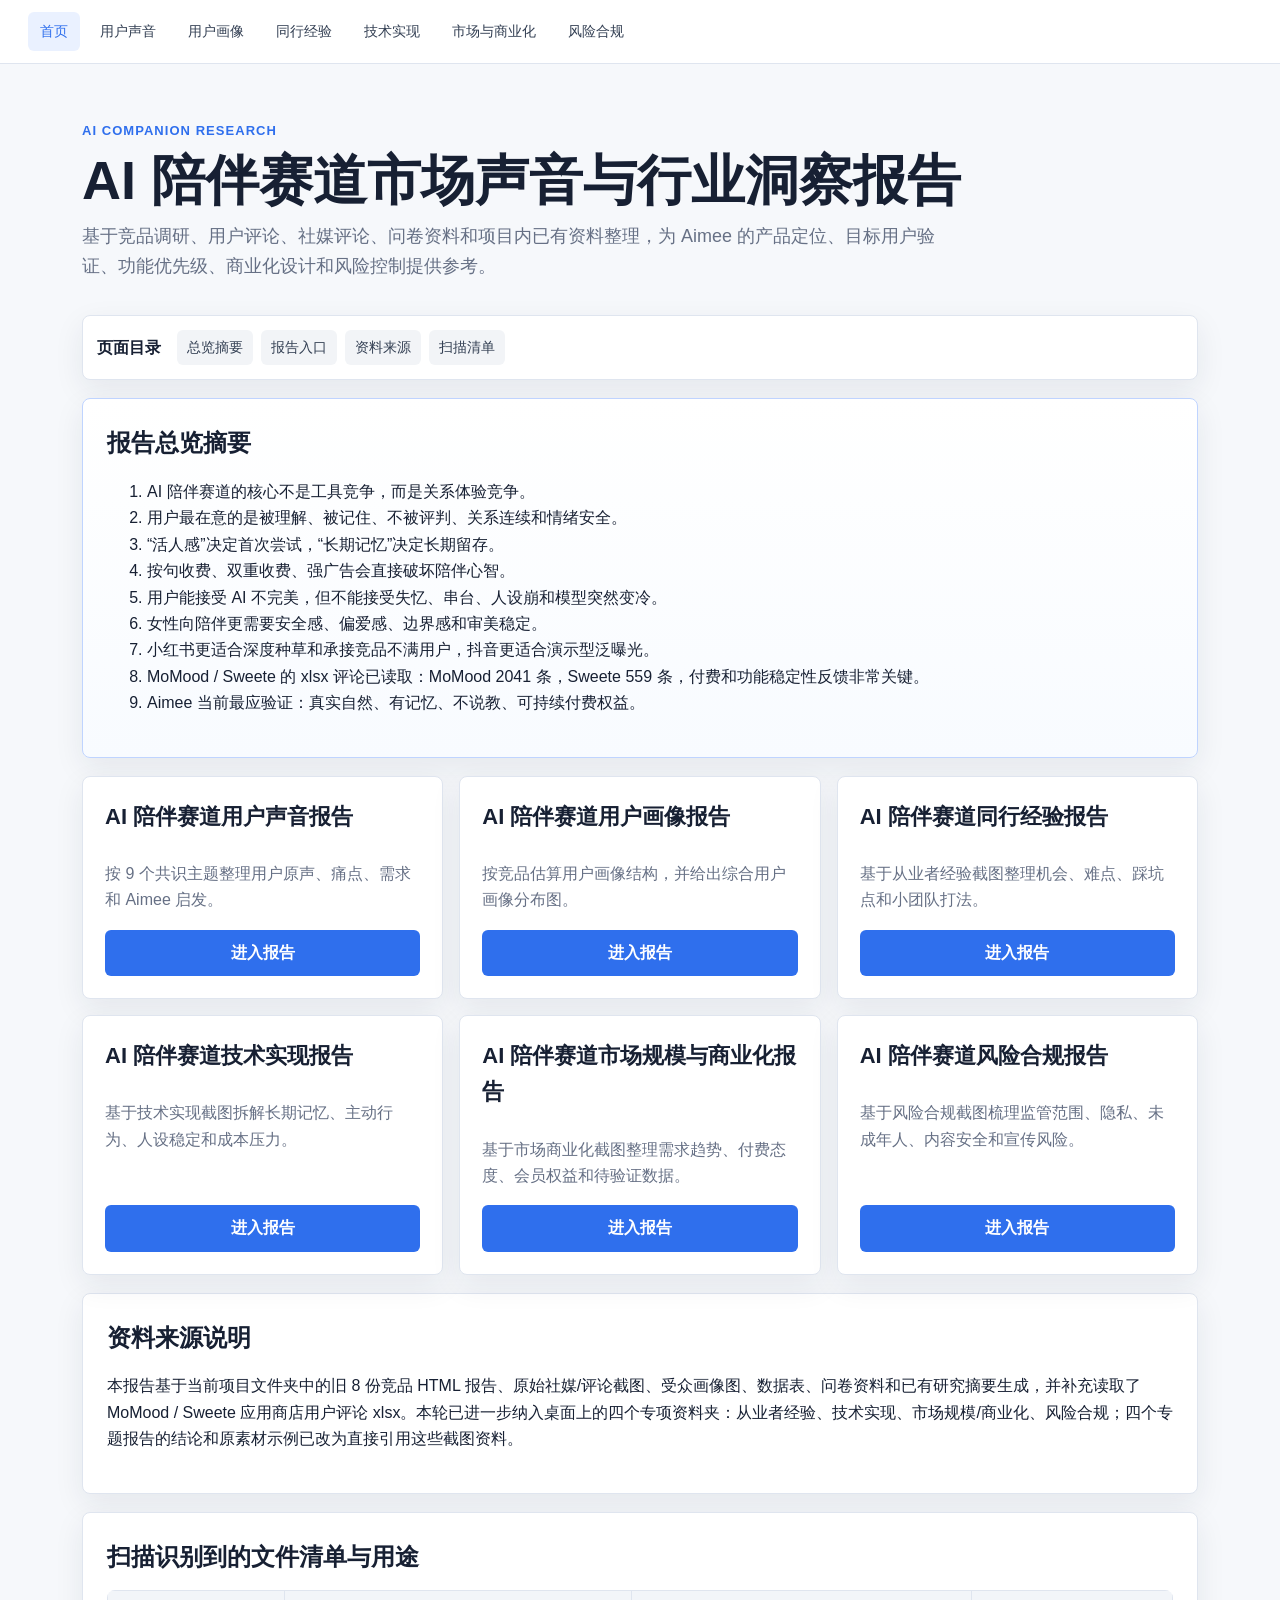
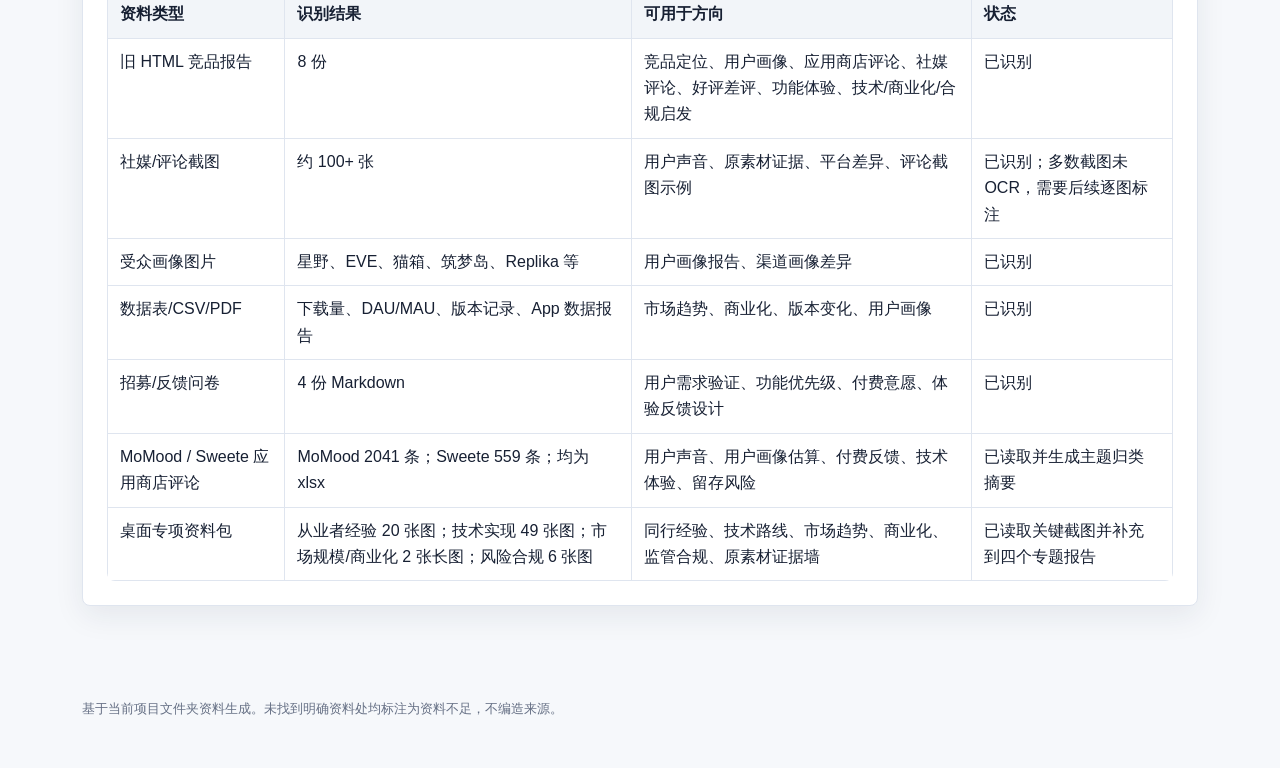
<file: index.html>
<!doctype html>
<html lang="zh-CN">
<head>
  <meta charset="utf-8">
  <meta name="viewport" content="width=device-width, initial-scale=1">
  <title>AI 陪伴赛道市场声音与行业洞察报告</title>
  <link rel="stylesheet" href="styles.css">
</head>
<body>
  <nav class="topnav"><a class="active" href="index.html">首页</a><a class="" href="user_voice.html">用户声音</a><a class="" href="user_profile.html">用户画像</a><a class="" href="industry_experience.html">同行经验</a><a class="" href="tech_implementation.html">技术实现</a><a class="" href="market_commercialization.html">市场与商业化</a><a class="" href="risk_compliance.html">风险合规</a></nav>
  <header class="hero">
    <div class="eyebrow">AI Companion Research</div>
    <h1>AI 陪伴赛道市场声音与行业洞察报告</h1>
    <p>基于竞品调研、用户评论、社媒评论、问卷资料和项目内已有资料整理，为 Aimee 的产品定位、目标用户验证、功能优先级、商业化设计和风险控制提供参考。</p>
  </header>
  <main class="page">
    
<section class="toc"><strong>页面目录</strong><a href="#summary">总览摘要</a><a href="#reports">报告入口</a><a href="#sources">资料来源</a><a href="#inventory">扫描清单</a></section>
<section id="summary" class="card highlight"><h2>报告总览摘要</h2><ol>
  <li>AI 陪伴赛道的核心不是工具竞争，而是关系体验竞争。</li>
  <li>用户最在意的是被理解、被记住、不被评判、关系连续和情绪安全。</li>
  <li>“活人感”决定首次尝试，“长期记忆”决定长期留存。</li>
  <li>按句收费、双重收费、强广告会直接破坏陪伴心智。</li>
  <li>用户能接受 AI 不完美，但不能接受失忆、串台、人设崩和模型突然变冷。</li>
  <li>女性向陪伴更需要安全感、偏爱感、边界感和审美稳定。</li>
  <li>小红书更适合深度种草和承接竞品不满用户，抖音更适合演示型泛曝光。</li>
  <li>MoMood / Sweete 的 xlsx 评论已读取：MoMood 2041 条，Sweete 559 条，付费和功能稳定性反馈非常关键。</li>
  <li>Aimee 当前最应验证：真实自然、有记忆、不说教、可持续付费权益。</li>
</ol></section>
<section id="reports" class="report-grid">
<article class="report-card"><h2>AI 陪伴赛道用户声音报告</h2><p>按 9 个共识主题整理用户原声、痛点、需求和 Aimee 启发。</p><a class="button" href="user_voice.html">进入报告</a></article><article class="report-card"><h2>AI 陪伴赛道用户画像报告</h2><p>按竞品估算用户画像结构，并给出综合用户画像分布图。</p><a class="button" href="user_profile.html">进入报告</a></article><article class="report-card"><h2>AI 陪伴赛道同行经验报告</h2><p>基于从业者经验截图整理机会、难点、踩坑点和小团队打法。</p><a class="button" href="industry_experience.html">进入报告</a></article><article class="report-card"><h2>AI 陪伴赛道技术实现报告</h2><p>基于技术实现截图拆解长期记忆、主动行为、人设稳定和成本压力。</p><a class="button" href="tech_implementation.html">进入报告</a></article><article class="report-card"><h2>AI 陪伴赛道市场规模与商业化报告</h2><p>基于市场商业化截图整理需求趋势、付费态度、会员权益和待验证数据。</p><a class="button" href="market_commercialization.html">进入报告</a></article><article class="report-card"><h2>AI 陪伴赛道风险合规报告</h2><p>基于风险合规截图梳理监管范围、隐私、未成年人、内容安全和宣传风险。</p><a class="button" href="risk_compliance.html">进入报告</a></article>
</section>
<section id="sources" class="card"><h2>资料来源说明</h2><p>本报告基于当前项目文件夹中的旧 8 份竞品 HTML 报告、原始社媒/评论截图、受众画像图、数据表、问卷资料和已有研究摘要生成，并补充读取了 MoMood / Sweete 应用商店用户评论 xlsx。本轮已进一步纳入桌面上的四个专项资料夹：从业者经验、技术实现、市场规模/商业化、风险合规；四个专题报告的结论和原素材示例已改为直接引用这些截图资料。</p></section>
<section id="inventory" class="card"><h2>扫描识别到的文件清单与用途</h2><table><thead><tr><th>资料类型</th><th>识别结果</th><th>可用于方向</th><th>状态</th></tr></thead><tbody><tr><td>旧 HTML 竞品报告</td><td>8 份</td><td>竞品定位、用户画像、应用商店评论、社媒评论、好评差评、功能体验、技术/商业化/合规启发</td><td>已识别</td></tr><tr><td>社媒/评论截图</td><td>约 100+ 张</td><td>用户声音、原素材证据、平台差异、评论截图示例</td><td>已识别；多数截图未 OCR，需要后续逐图标注</td></tr><tr><td>受众画像图片</td><td>星野、EVE、猫箱、筑梦岛、Replika 等</td><td>用户画像报告、渠道画像差异</td><td>已识别</td></tr><tr><td>数据表/CSV/PDF</td><td>下载量、DAU/MAU、版本记录、App 数据报告</td><td>市场趋势、商业化、版本变化、用户画像</td><td>已识别</td></tr><tr><td>招募/反馈问卷</td><td>4 份 Markdown</td><td>用户需求验证、功能优先级、付费意愿、体验反馈设计</td><td>已识别</td></tr><tr><td>MoMood / Sweete 应用商店评论</td><td>MoMood 2041 条；Sweete 559 条；均为 xlsx</td><td>用户声音、用户画像估算、付费反馈、技术体验、留存风险</td><td>已读取并生成主题归类摘要</td></tr><tr><td>桌面专项资料包</td><td>从业者经验 20 张图；技术实现 49 张图；市场规模/商业化 2 张长图；风险合规 6 张图</td><td>同行经验、技术路线、市场趋势、商业化、监管合规、原素材证据墙</td><td>已读取关键截图并补充到四个专题报告</td></tr></tbody></table></section>

  </main>
  <footer class="footer">基于当前项目文件夹资料生成。未找到明确资料处均标注为资料不足，不编造来源。</footer>
</body>
</html>
</file>
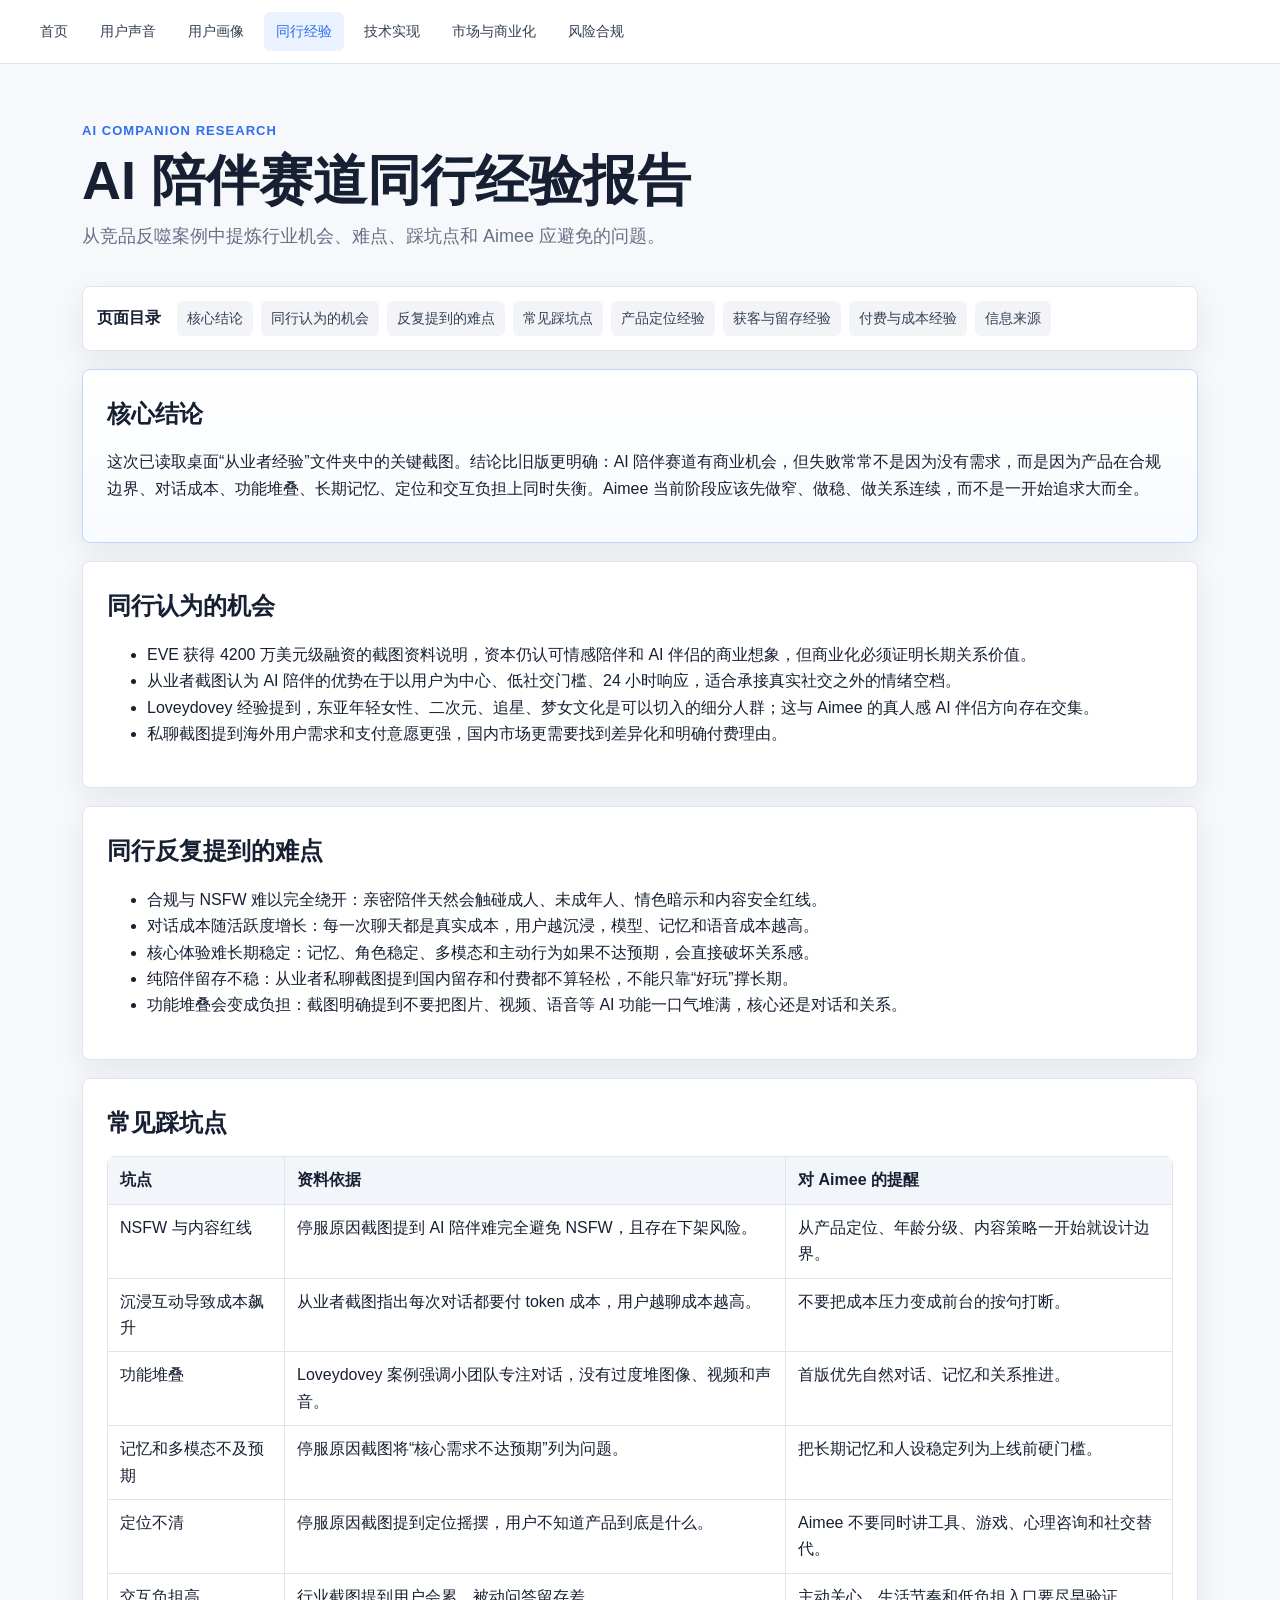
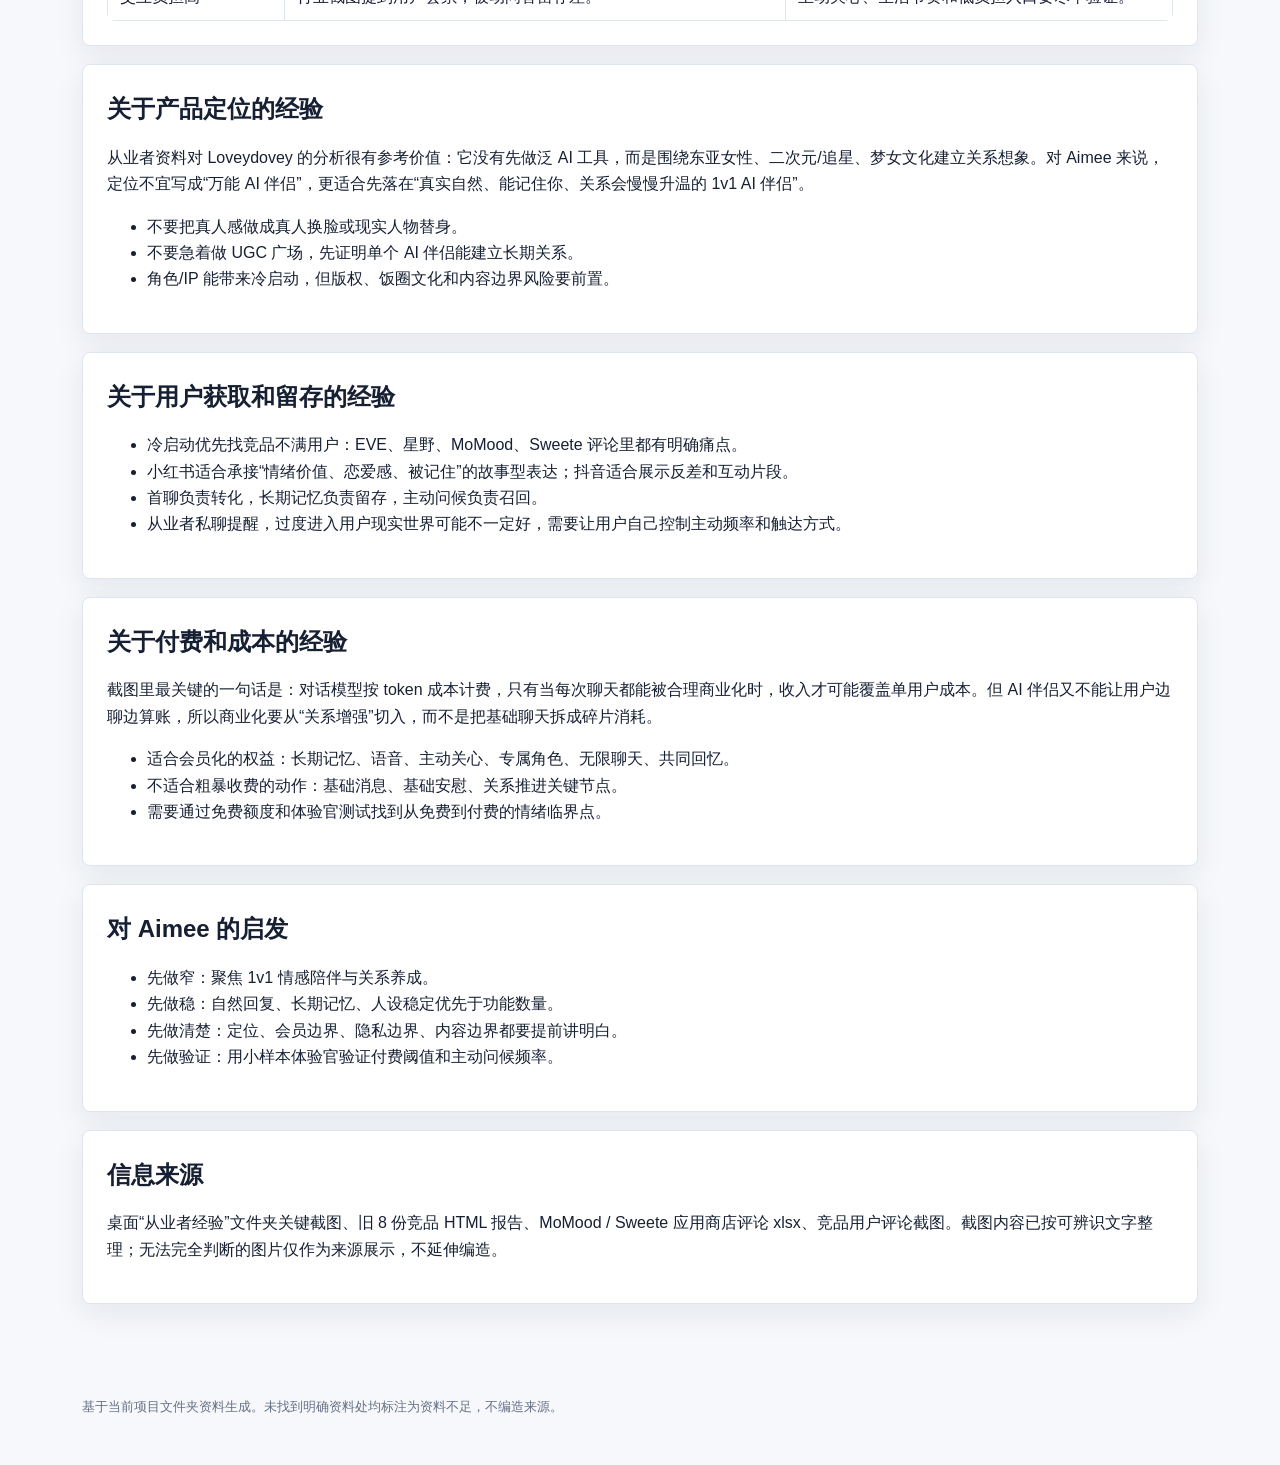
<file: industry_experience.html>
<!doctype html>
<html lang="zh-CN">
<head>
  <meta charset="utf-8">
  <meta name="viewport" content="width=device-width, initial-scale=1">
  <title>AI 陪伴赛道同行经验报告</title>
  <link rel="stylesheet" href="styles.css">
</head>
<body>
  <nav class="topnav"><a class="" href="index.html">首页</a><a class="" href="user_voice.html">用户声音</a><a class="" href="user_profile.html">用户画像</a><a class="active" href="industry_experience.html">同行经验</a><a class="" href="tech_implementation.html">技术实现</a><a class="" href="market_commercialization.html">市场与商业化</a><a class="" href="risk_compliance.html">风险合规</a></nav>
  <header class="hero">
    <div class="eyebrow">AI Companion Research</div>
    <h1>AI 陪伴赛道同行经验报告</h1>
    <p>从竞品反噬案例中提炼行业机会、难点、踩坑点和 Aimee 应避免的问题。</p>
  </header>
  <main class="page">
    
<section class="toc"><strong>页面目录</strong><a href="#summary">核心结论</a><a href="#opportunity">同行认为的机会</a><a href="#difficulty">反复提到的难点</a><a href="#pitfalls">常见踩坑点</a><a href="#position">产品定位经验</a><a href="#growth">获客与留存经验</a><a href="#payment">付费与成本经验</a><a href="#sources">信息来源</a></section>
<section class="card highlight"><h2>核心结论</h2><p>这次已读取桌面“从业者经验”文件夹中的关键截图。结论比旧版更明确：AI 陪伴赛道有商业机会，但失败常常不是因为没有需求，而是因为产品在合规边界、对话成本、功能堆叠、长期记忆、定位和交互负担上同时失衡。Aimee 当前阶段应该先做窄、做稳、做关系连续，而不是一开始追求大而全。</p></section>
<section class="card "><h2>同行认为的机会</h2><ul><li>EVE 获得 4200 万美元级融资的截图资料说明，资本仍认可情感陪伴和 AI 伴侣的商业想象，但商业化必须证明长期关系价值。</li><li>从业者截图认为 AI 陪伴的优势在于以用户为中心、低社交门槛、24 小时响应，适合承接真实社交之外的情绪空档。</li><li>Loveydovey 经验提到，东亚年轻女性、二次元、追星、梦女文化是可以切入的细分人群；这与 Aimee 的真人感 AI 伴侣方向存在交集。</li><li>私聊截图提到海外用户需求和支付意愿更强，国内市场更需要找到差异化和明确付费理由。</li></ul></section>
<section class="card "><h2>同行反复提到的难点</h2><ul><li>合规与 NSFW 难以完全绕开：亲密陪伴天然会触碰成人、未成年人、情色暗示和内容安全红线。</li><li>对话成本随活跃度增长：每一次聊天都是真实成本，用户越沉浸，模型、记忆和语音成本越高。</li><li>核心体验难长期稳定：记忆、角色稳定、多模态和主动行为如果不达预期，会直接破坏关系感。</li><li>纯陪伴留存不稳：从业者私聊截图提到国内留存和付费都不算轻松，不能只靠“好玩”撑长期。</li><li>功能堆叠会变成负担：截图明确提到不要把图片、视频、语音等 AI 功能一口气堆满，核心还是对话和关系。</li></ul></section>
<section class="card "><h2>常见踩坑点</h2><table><thead><tr><th>坑点</th><th>资料依据</th><th>对 Aimee 的提醒</th></tr></thead><tbody><tr><td>NSFW 与内容红线</td><td>停服原因截图提到 AI 陪伴难完全避免 NSFW，且存在下架风险。</td><td>从产品定位、年龄分级、内容策略一开始就设计边界。</td></tr><tr><td>沉浸互动导致成本飙升</td><td>从业者截图指出每次对话都要付 token 成本，用户越聊成本越高。</td><td>不要把成本压力变成前台的按句打断。</td></tr><tr><td>功能堆叠</td><td>Loveydovey 案例强调小团队专注对话，没有过度堆图像、视频和声音。</td><td>首版优先自然对话、记忆和关系推进。</td></tr><tr><td>记忆和多模态不及预期</td><td>停服原因截图将“核心需求不达预期”列为问题。</td><td>把长期记忆和人设稳定列为上线前硬门槛。</td></tr><tr><td>定位不清</td><td>停服原因截图提到定位摇摆，用户不知道产品到底是什么。</td><td>Aimee 不要同时讲工具、游戏、心理咨询和社交替代。</td></tr><tr><td>交互负担高</td><td>行业截图提到用户会累，被动问答留存差。</td><td>主动关心、生活节奏和低负担入口要尽早验证。</td></tr></tbody></table></section>
<section class="card "><h2>关于产品定位的经验</h2><p>从业者资料对 Loveydovey 的分析很有参考价值：它没有先做泛 AI 工具，而是围绕东亚女性、二次元/追星、梦女文化建立关系想象。对 Aimee 来说，定位不宜写成“万能 AI 伴侣”，更适合先落在“真实自然、能记住你、关系会慢慢升温的 1v1 AI 伴侣”。</p><ul><li>不要把真人感做成真人换脸或现实人物替身。</li><li>不要急着做 UGC 广场，先证明单个 AI 伴侣能建立长期关系。</li><li>角色/IP 能带来冷启动，但版权、饭圈文化和内容边界风险要前置。</li></ul></section>
<section class="card "><h2>关于用户获取和留存的经验</h2><ul><li>冷启动优先找竞品不满用户：EVE、星野、MoMood、Sweete 评论里都有明确痛点。</li><li>小红书适合承接“情绪价值、恋爱感、被记住”的故事型表达；抖音适合展示反差和互动片段。</li><li>首聊负责转化，长期记忆负责留存，主动问候负责召回。</li><li>从业者私聊提醒，过度进入用户现实世界可能不一定好，需要让用户自己控制主动频率和触达方式。</li></ul></section>
<section class="card "><h2>关于付费和成本的经验</h2><p>截图里最关键的一句话是：对话模型按 token 成本计费，只有当每次聊天都能被合理商业化时，收入才可能覆盖单用户成本。但 AI 伴侣又不能让用户边聊边算账，所以商业化要从“关系增强”切入，而不是把基础聊天拆成碎片消耗。</p><ul><li>适合会员化的权益：长期记忆、语音、主动关心、专属角色、无限聊天、共同回忆。</li><li>不适合粗暴收费的动作：基础消息、基础安慰、关系推进关键节点。</li><li>需要通过免费额度和体验官测试找到从免费到付费的情绪临界点。</li></ul></section>
<section class="card "><h2>对 Aimee 的启发</h2><ul><li>先做窄：聚焦 1v1 情感陪伴与关系养成。</li><li>先做稳：自然回复、长期记忆、人设稳定优先于功能数量。</li><li>先做清楚：定位、会员边界、隐私边界、内容边界都要提前讲明白。</li><li>先做验证：用小样本体验官验证付费阈值和主动问候频率。</li></ul></section>
<section id="sources" class="card"><h2>信息来源</h2><p>桌面“从业者经验”文件夹关键截图、旧 8 份竞品 HTML 报告、MoMood / Sweete 应用商店评论 xlsx、竞品用户评论截图。截图内容已按可辨识文字整理；无法完全判断的图片仅作为来源展示，不延伸编造。</p></section>

  </main>
  <footer class="footer">基于当前项目文件夹资料生成。未找到明确资料处均标注为资料不足，不编造来源。</footer>
</body>
</html>
</file>
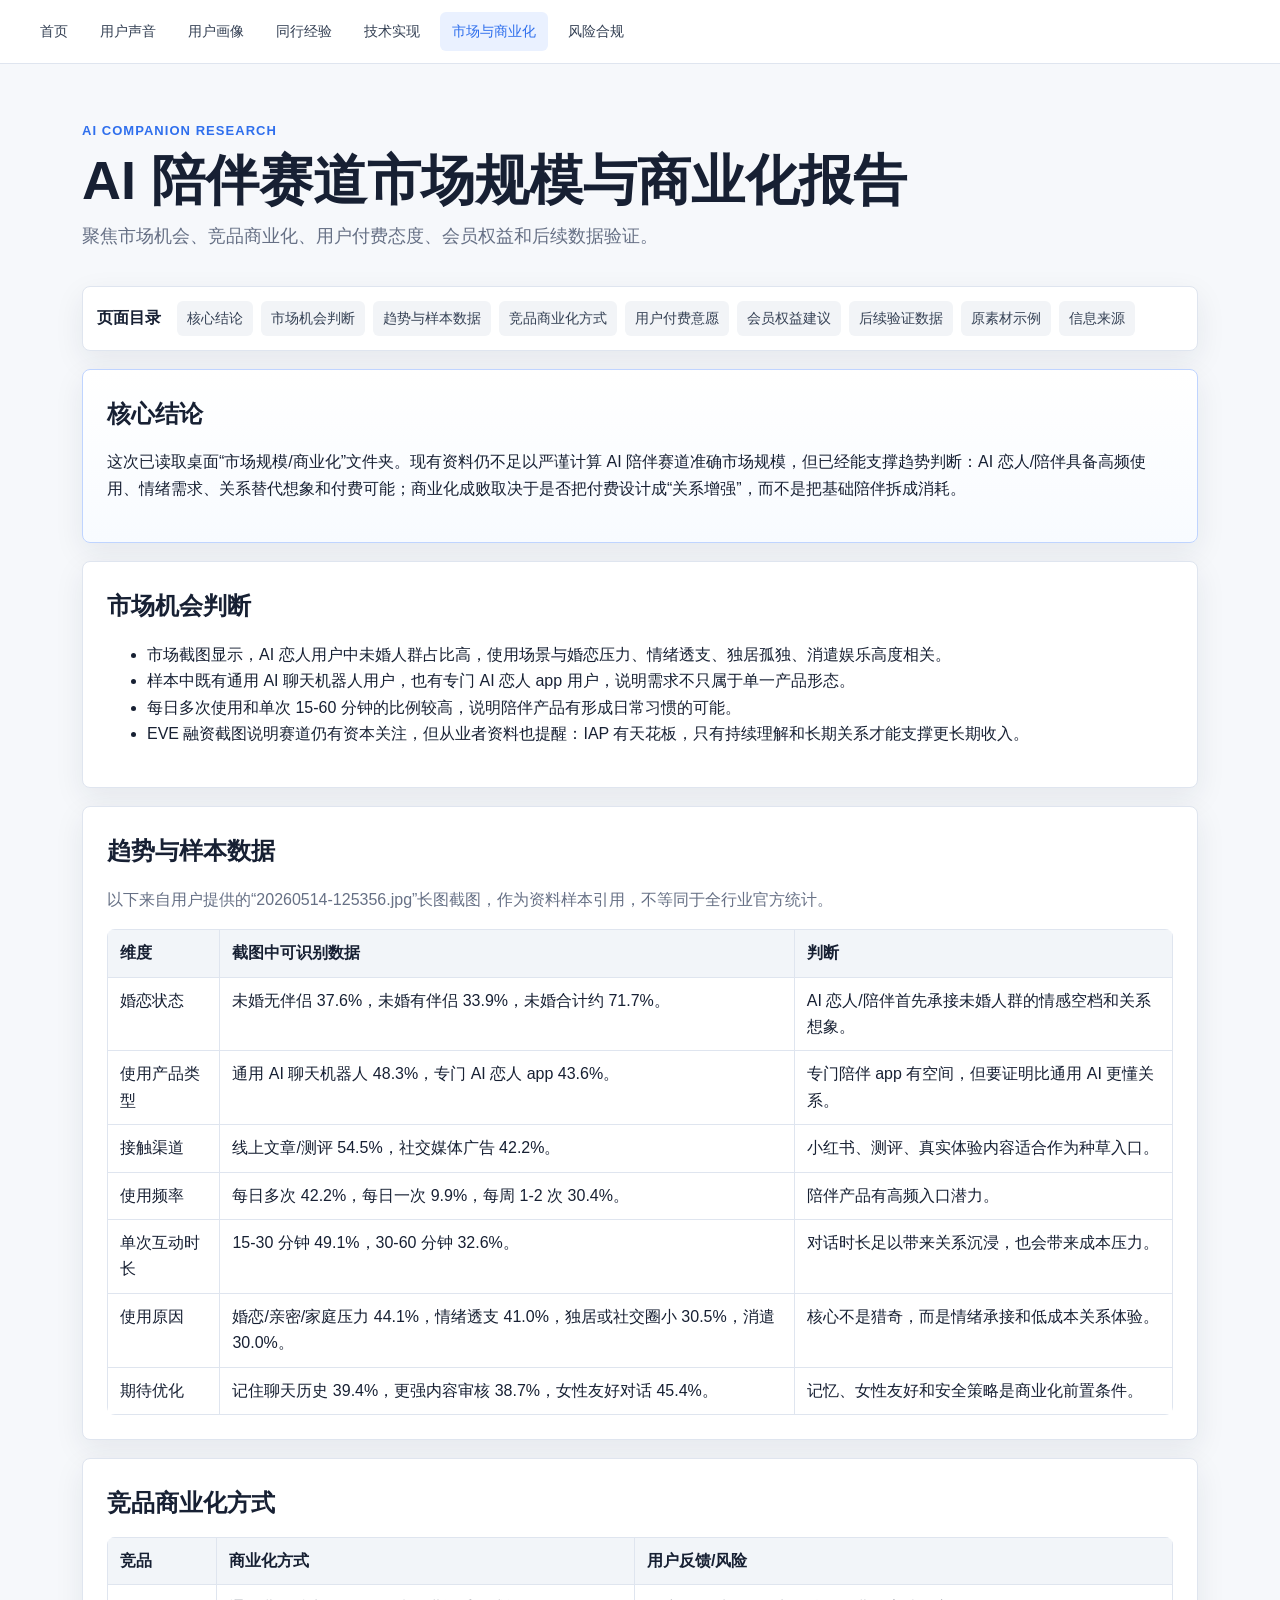
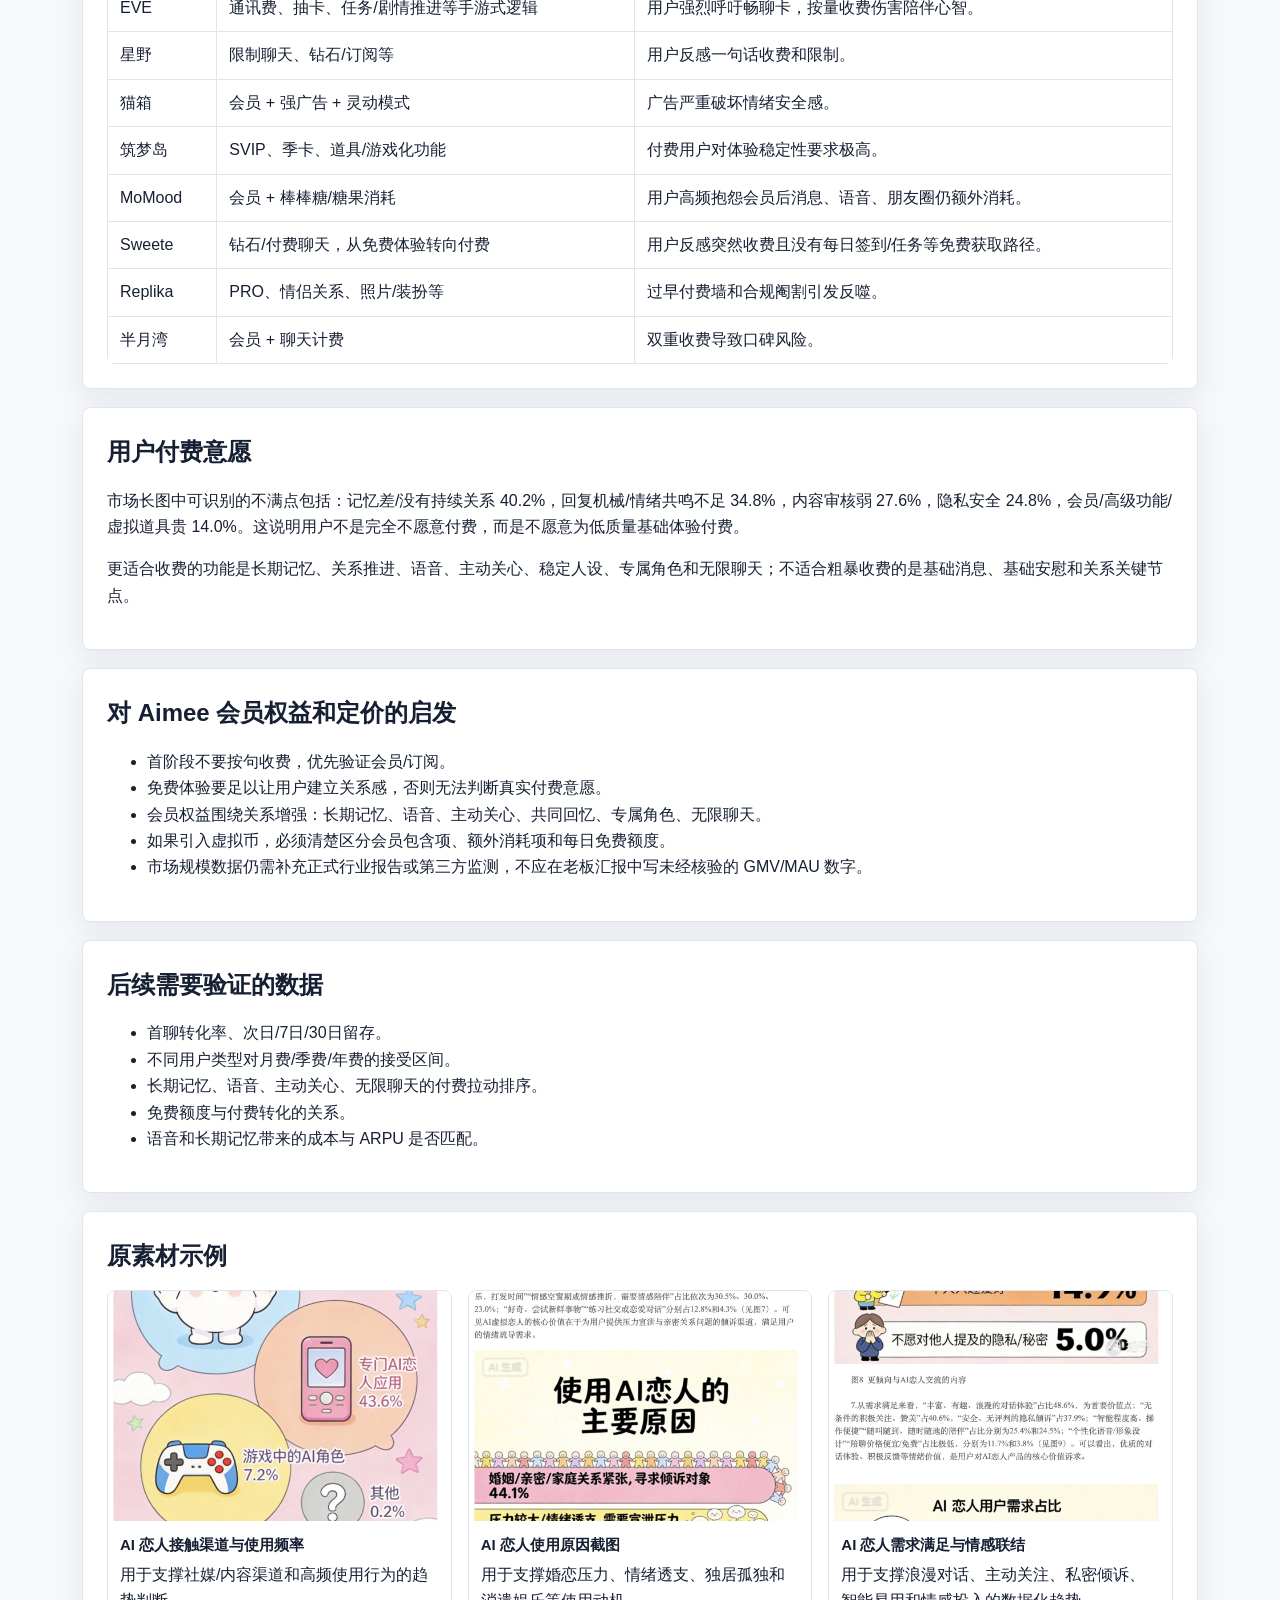
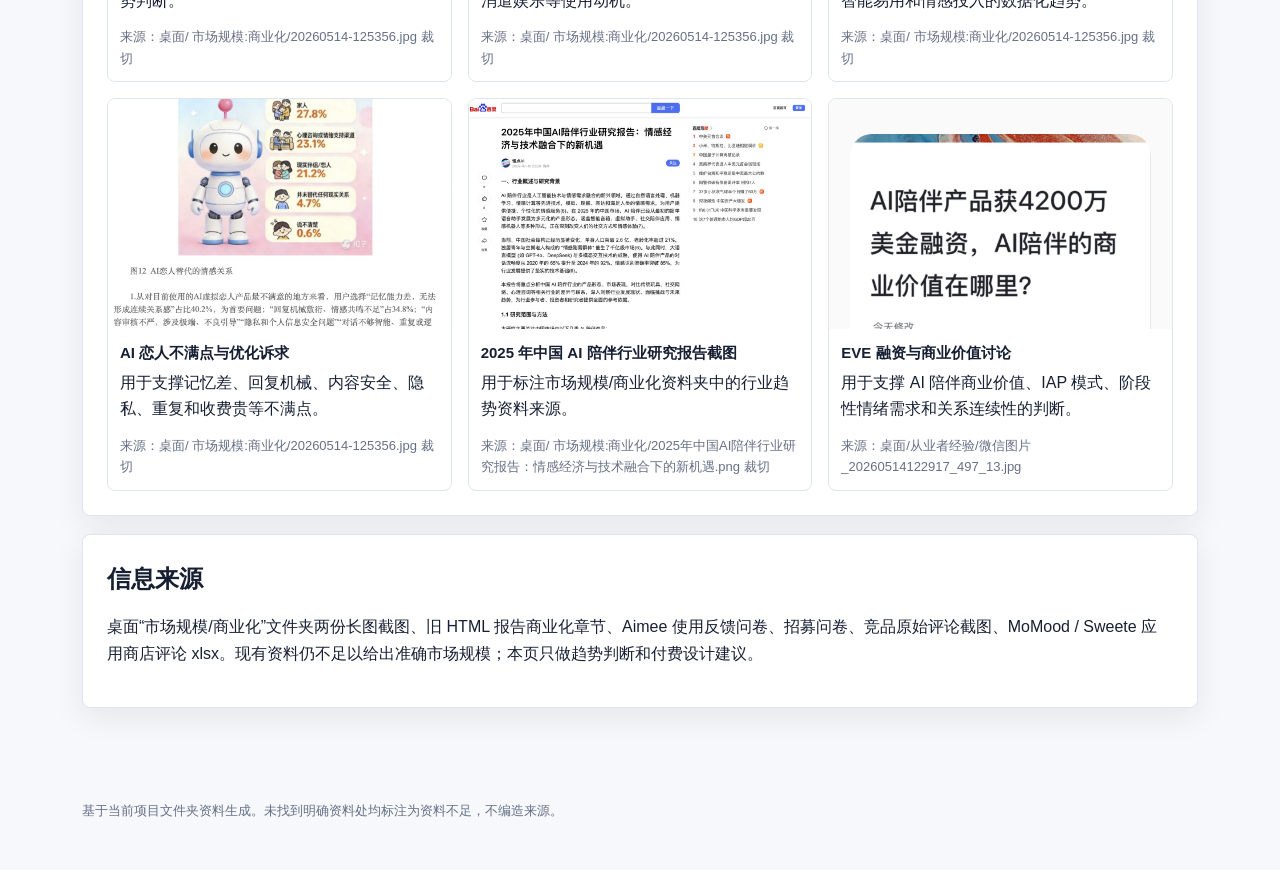
<file: market_commercialization.html>
<!doctype html>
<html lang="zh-CN">
<head>
  <meta charset="utf-8">
  <meta name="viewport" content="width=device-width, initial-scale=1">
  <title>AI 陪伴赛道市场规模与商业化报告</title>
  <link rel="stylesheet" href="styles.css">
</head>
<body>
  <nav class="topnav"><a class="" href="index.html">首页</a><a class="" href="user_voice.html">用户声音</a><a class="" href="user_profile.html">用户画像</a><a class="" href="industry_experience.html">同行经验</a><a class="" href="tech_implementation.html">技术实现</a><a class="active" href="market_commercialization.html">市场与商业化</a><a class="" href="risk_compliance.html">风险合规</a></nav>
  <header class="hero">
    <div class="eyebrow">AI Companion Research</div>
    <h1>AI 陪伴赛道市场规模与商业化报告</h1>
    <p>聚焦市场机会、竞品商业化、用户付费态度、会员权益和后续数据验证。</p>
  </header>
  <main class="page">
    
<section class="toc"><strong>页面目录</strong><a href="#summary">核心结论</a><a href="#opportunity">市场机会判断</a><a href="#trend">趋势与样本数据</a><a href="#models">竞品商业化方式</a><a href="#payment">用户付费意愿</a><a href="#rights">会员权益建议</a><a href="#data">后续验证数据</a><a href="#evidence">原素材示例</a><a href="#sources">信息来源</a></section>
<section class="card highlight"><h2>核心结论</h2><p>这次已读取桌面“市场规模/商业化”文件夹。现有资料仍不足以严谨计算 AI 陪伴赛道准确市场规模，但已经能支撑趋势判断：AI 恋人/陪伴具备高频使用、情绪需求、关系替代想象和付费可能；商业化成败取决于是否把付费设计成“关系增强”，而不是把基础陪伴拆成消耗。</p></section>
<section class="card "><h2>市场机会判断</h2><ul><li>市场截图显示，AI 恋人用户中未婚人群占比高，使用场景与婚恋压力、情绪透支、独居孤独、消遣娱乐高度相关。</li><li>样本中既有通用 AI 聊天机器人用户，也有专门 AI 恋人 app 用户，说明需求不只属于单一产品形态。</li><li>每日多次使用和单次 15-60 分钟的比例较高，说明陪伴产品有形成日常习惯的可能。</li><li>EVE 融资截图说明赛道仍有资本关注，但从业者资料也提醒：IAP 有天花板，只有持续理解和长期关系才能支撑更长期收入。</li></ul></section>
<section class="card "><h2>趋势与样本数据</h2><p class="note">以下来自用户提供的“20260514-125356.jpg”长图截图，作为资料样本引用，不等同于全行业官方统计。</p><table><thead><tr><th>维度</th><th>截图中可识别数据</th><th>判断</th></tr></thead><tbody><tr><td>婚恋状态</td><td>未婚无伴侣 37.6%，未婚有伴侣 33.9%，未婚合计约 71.7%。</td><td>AI 恋人/陪伴首先承接未婚人群的情感空档和关系想象。</td></tr><tr><td>使用产品类型</td><td>通用 AI 聊天机器人 48.3%，专门 AI 恋人 app 43.6%。</td><td>专门陪伴 app 有空间，但要证明比通用 AI 更懂关系。</td></tr><tr><td>接触渠道</td><td>线上文章/测评 54.5%，社交媒体广告 42.2%。</td><td>小红书、测评、真实体验内容适合作为种草入口。</td></tr><tr><td>使用频率</td><td>每日多次 42.2%，每日一次 9.9%，每周 1-2 次 30.4%。</td><td>陪伴产品有高频入口潜力。</td></tr><tr><td>单次互动时长</td><td>15-30 分钟 49.1%，30-60 分钟 32.6%。</td><td>对话时长足以带来关系沉浸，也会带来成本压力。</td></tr><tr><td>使用原因</td><td>婚恋/亲密/家庭压力 44.1%，情绪透支 41.0%，独居或社交圈小 30.5%，消遣 30.0%。</td><td>核心不是猎奇，而是情绪承接和低成本关系体验。</td></tr><tr><td>期待优化</td><td>记住聊天历史 39.4%，更强内容审核 38.7%，女性友好对话 45.4%。</td><td>记忆、女性友好和安全策略是商业化前置条件。</td></tr></tbody></table></section>
<section class="card "><h2>竞品商业化方式</h2><table><thead><tr><th>竞品</th><th>商业化方式</th><th>用户反馈/风险</th></tr></thead><tbody><tr><td>EVE</td><td>通讯费、抽卡、任务/剧情推进等手游式逻辑</td><td>用户强烈呼吁畅聊卡，按量收费伤害陪伴心智。</td></tr><tr><td>星野</td><td>限制聊天、钻石/订阅等</td><td>用户反感一句话收费和限制。</td></tr><tr><td>猫箱</td><td>会员 + 强广告 + 灵动模式</td><td>广告严重破坏情绪安全感。</td></tr><tr><td>筑梦岛</td><td>SVIP、季卡、道具/游戏化功能</td><td>付费用户对体验稳定性要求极高。</td></tr><tr><td>MoMood</td><td>会员 + 棒棒糖/糖果消耗</td><td>用户高频抱怨会员后消息、语音、朋友圈仍额外消耗。</td></tr><tr><td>Sweete</td><td>钻石/付费聊天，从免费体验转向付费</td><td>用户反感突然收费且没有每日签到/任务等免费获取路径。</td></tr><tr><td>Replika</td><td>PRO、情侣关系、照片/装扮等</td><td>过早付费墙和合规阉割引发反噬。</td></tr><tr><td>半月湾</td><td>会员 + 聊天计费</td><td>双重收费导致口碑风险。</td></tr></tbody></table></section>
<section class="card "><h2>用户付费意愿</h2><p>市场长图中可识别的不满点包括：记忆差/没有持续关系 40.2%，回复机械/情绪共鸣不足 34.8%，内容审核弱 27.6%，隐私安全 24.8%，会员/高级功能/虚拟道具贵 14.0%。这说明用户不是完全不愿意付费，而是不愿意为低质量基础体验付费。</p><p>更适合收费的功能是长期记忆、关系推进、语音、主动关心、稳定人设、专属角色和无限聊天；不适合粗暴收费的是基础消息、基础安慰和关系关键节点。</p></section>
<section class="card "><h2>对 Aimee 会员权益和定价的启发</h2><ul><li>首阶段不要按句收费，优先验证会员/订阅。</li><li>免费体验要足以让用户建立关系感，否则无法判断真实付费意愿。</li><li>会员权益围绕关系增强：长期记忆、语音、主动关心、共同回忆、专属角色、无限聊天。</li><li>如果引入虚拟币，必须清楚区分会员包含项、额外消耗项和每日免费额度。</li><li>市场规模数据仍需补充正式行业报告或第三方监测，不应在老板汇报中写未经核验的 GMV/MAU 数字。</li></ul></section>
<section class="card "><h2>后续需要验证的数据</h2><ul><li>首聊转化率、次日/7日/30日留存。</li><li>不同用户类型对月费/季费/年费的接受区间。</li><li>长期记忆、语音、主动关心、无限聊天的付费拉动排序。</li><li>免费额度与付费转化的关系。</li><li>语音和长期记忆带来的成本与 ARPU 是否匹配。</li></ul></section>
<section id="evidence" class="card"><h2>原素材示例</h2><div class="evidence-grid"><article class="evidence-card"><a href="assets/evidence/33_market_channels_frequency.jpg" target="_blank"><img src="assets/evidence/33_market_channels_frequency.jpg" alt="AI 恋人接触渠道与使用频率"></a><h4>AI 恋人接触渠道与使用频率</h4><p>用于支撑社媒/内容渠道和高频使用行为的趋势判断。</p><small>来源：桌面/ 市场规模:商业化/20260514-125356.jpg 裁切</small></article><article class="evidence-card"><a href="assets/evidence/34_market_usage_reasons.jpg" target="_blank"><img src="assets/evidence/34_market_usage_reasons.jpg" alt="AI 恋人使用原因截图"></a><h4>AI 恋人使用原因截图</h4><p>用于支撑婚恋压力、情绪透支、独居孤独和消遣娱乐等使用动机。</p><small>来源：桌面/ 市场规模:商业化/20260514-125356.jpg 裁切</small></article><article class="evidence-card"><a href="assets/evidence/35_market_needs_bond.jpg" target="_blank"><img src="assets/evidence/35_market_needs_bond.jpg" alt="AI 恋人需求满足与情感联结"></a><h4>AI 恋人需求满足与情感联结</h4><p>用于支撑浪漫对话、主动关注、私密倾诉、智能易用和情感投入的数据化趋势。</p><small>来源：桌面/ 市场规模:商业化/20260514-125356.jpg 裁切</small></article><article class="evidence-card"><a href="assets/evidence/36_market_dissatisfaction.jpg" target="_blank"><img src="assets/evidence/36_market_dissatisfaction.jpg" alt="AI 恋人不满点与优化诉求"></a><h4>AI 恋人不满点与优化诉求</h4><p>用于支撑记忆差、回复机械、内容安全、隐私、重复和收费贵等不满点。</p><small>来源：桌面/ 市场规模:商业化/20260514-125356.jpg 裁切</small></article><article class="evidence-card"><a href="assets/evidence/37_market_industry_report_title.jpg" target="_blank"><img src="assets/evidence/37_market_industry_report_title.jpg" alt="2025 年中国 AI 陪伴行业研究报告截图"></a><h4>2025 年中国 AI 陪伴行业研究报告截图</h4><p>用于标注市场规模/商业化资料夹中的行业趋势资料来源。</p><small>来源：桌面/ 市场规模:商业化/2025年中国AI陪伴行业研究报告：情感经济与技术融合下的新机遇.png 裁切</small></article><article class="evidence-card"><a href="assets/evidence/23_industry_financing_value.jpg" target="_blank"><img src="assets/evidence/23_industry_financing_value.jpg" alt="EVE 融资与商业价值讨论"></a><h4>EVE 融资与商业价值讨论</h4><p>用于支撑 AI 陪伴商业价值、IAP 模式、阶段性情绪需求和关系连续性的判断。</p><small>来源：桌面/从业者经验/微信图片_20260514122917_497_13.jpg</small></article></div></section>
<section id="sources" class="card"><h2>信息来源</h2><p>桌面“市场规模/商业化”文件夹两份长图截图、旧 HTML 报告商业化章节、Aimee 使用反馈问卷、招募问卷、竞品原始评论截图、MoMood / Sweete 应用商店评论 xlsx。现有资料仍不足以给出准确市场规模；本页只做趋势判断和付费设计建议。</p></section>

  </main>
  <footer class="footer">基于当前项目文件夹资料生成。未找到明确资料处均标注为资料不足，不编造来源。</footer>
</body>
</html>
</file>
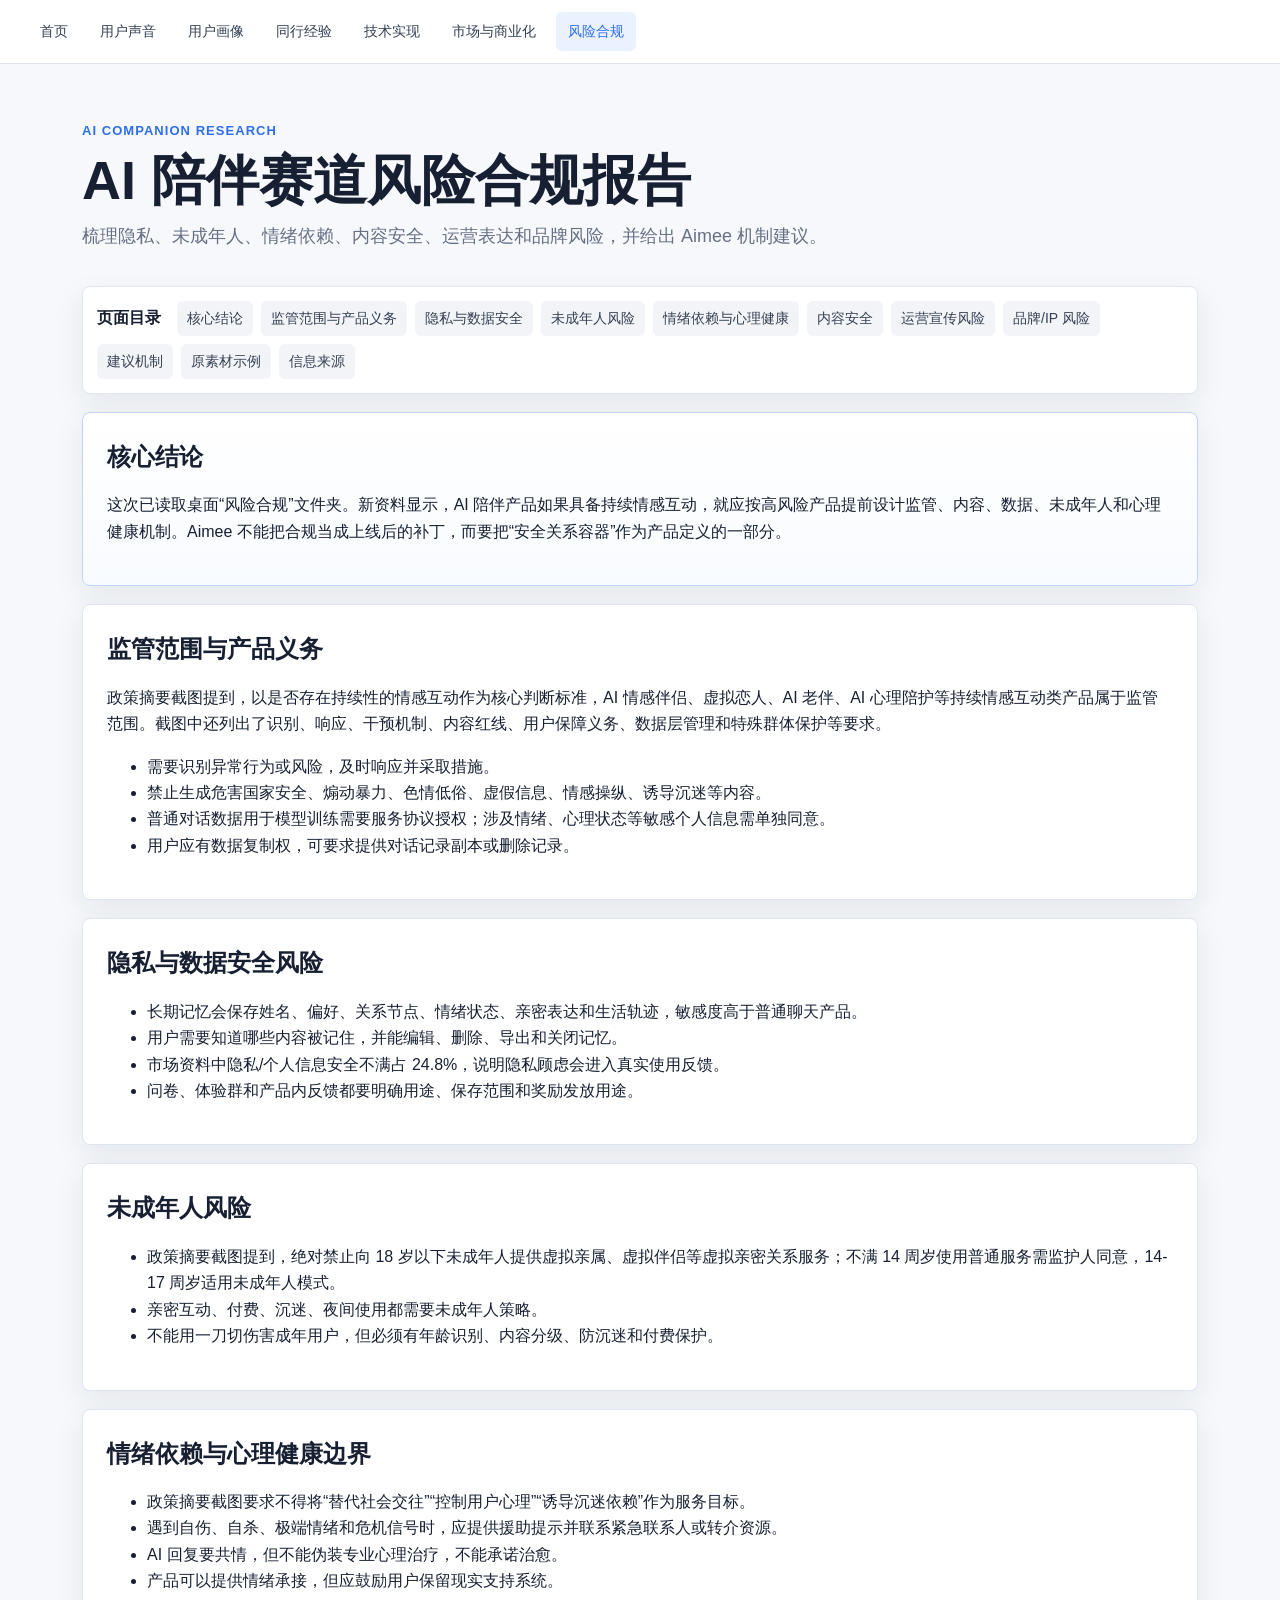
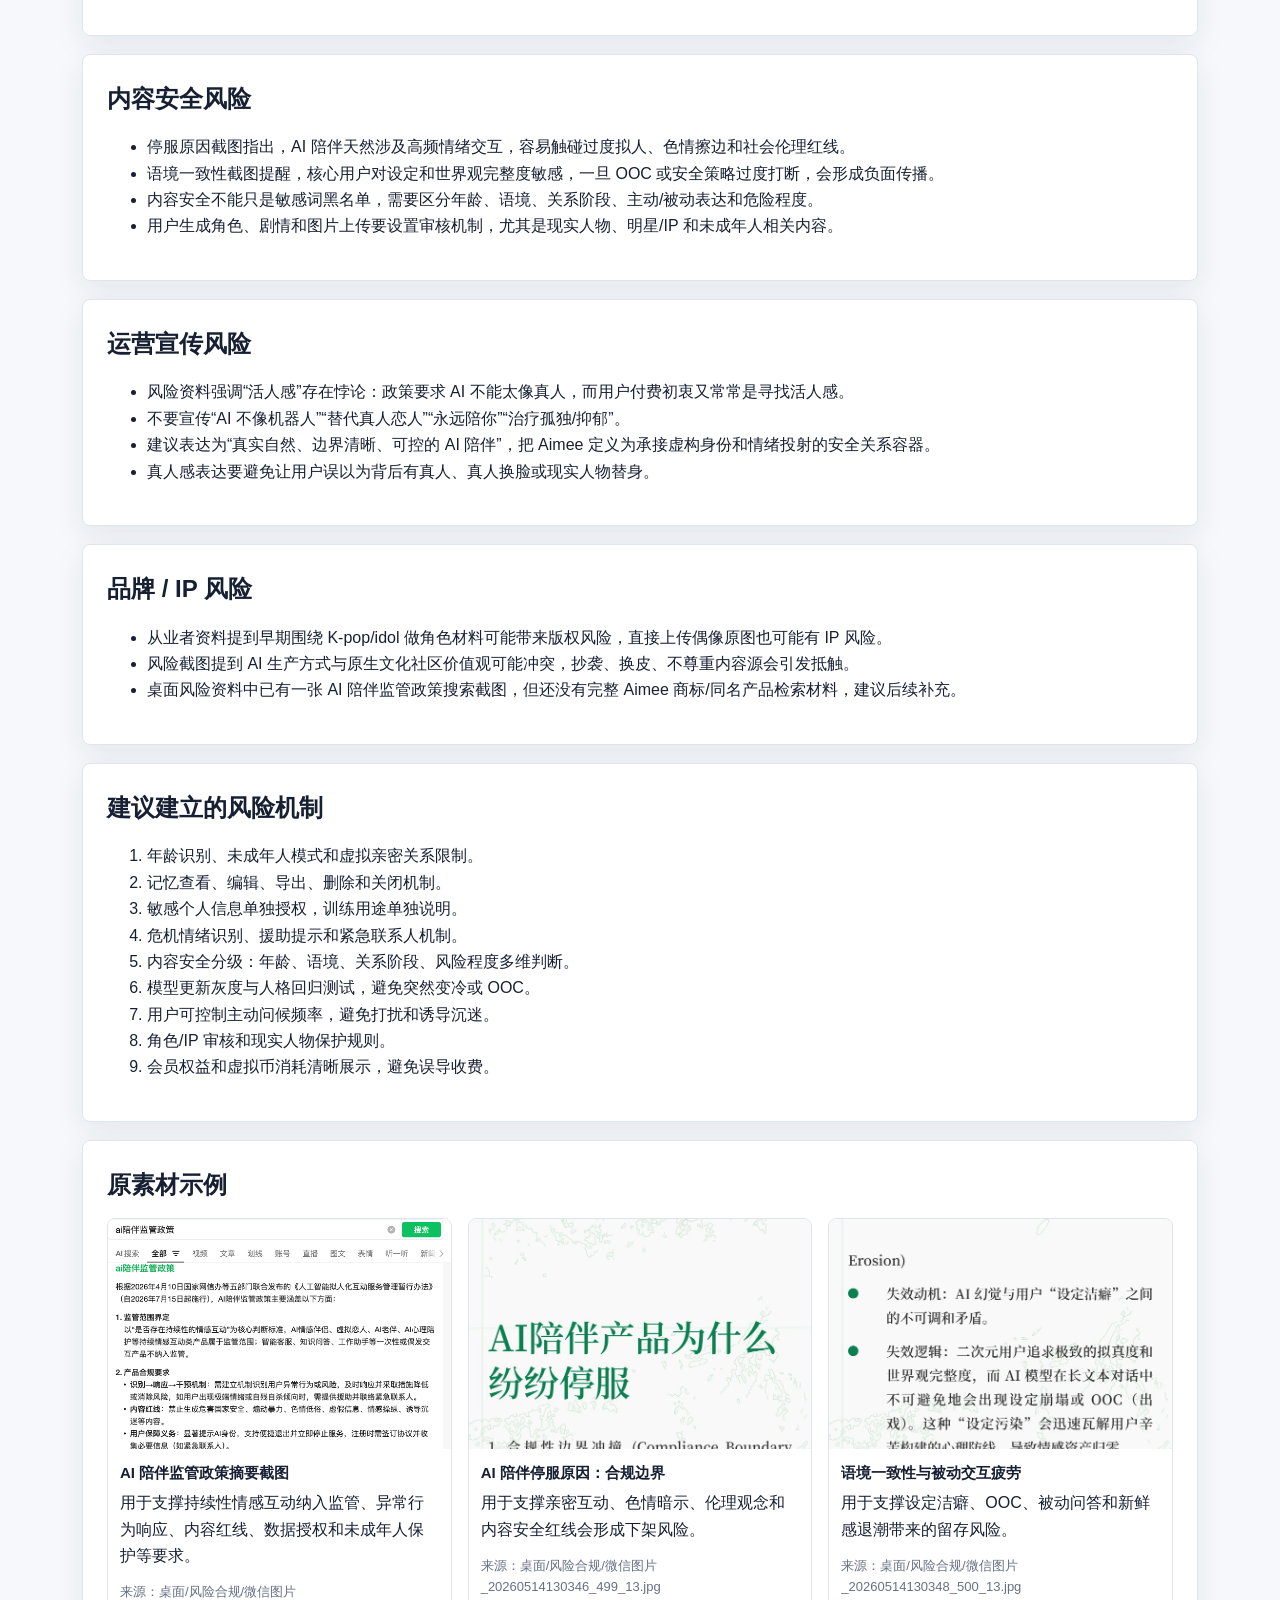
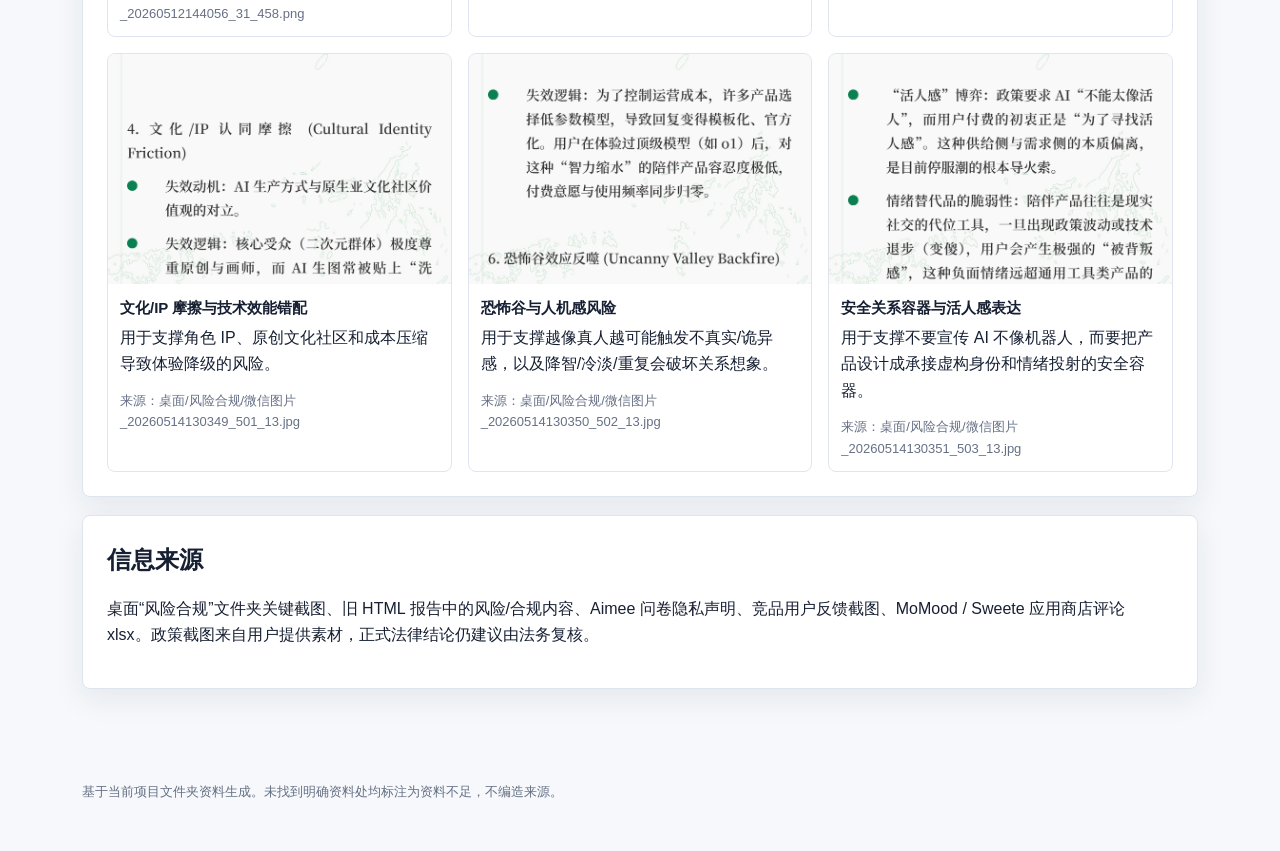
<file: risk_compliance.html>
<!doctype html>
<html lang="zh-CN">
<head>
  <meta charset="utf-8">
  <meta name="viewport" content="width=device-width, initial-scale=1">
  <title>AI 陪伴赛道风险合规报告</title>
  <link rel="stylesheet" href="styles.css">
</head>
<body>
  <nav class="topnav"><a class="" href="index.html">首页</a><a class="" href="user_voice.html">用户声音</a><a class="" href="user_profile.html">用户画像</a><a class="" href="industry_experience.html">同行经验</a><a class="" href="tech_implementation.html">技术实现</a><a class="" href="market_commercialization.html">市场与商业化</a><a class="active" href="risk_compliance.html">风险合规</a></nav>
  <header class="hero">
    <div class="eyebrow">AI Companion Research</div>
    <h1>AI 陪伴赛道风险合规报告</h1>
    <p>梳理隐私、未成年人、情绪依赖、内容安全、运营表达和品牌风险，并给出 Aimee 机制建议。</p>
  </header>
  <main class="page">
    
<section class="toc"><strong>页面目录</strong><a href="#summary">核心结论</a><a href="#policy">监管范围与产品义务</a><a href="#privacy">隐私与数据安全</a><a href="#minor">未成年人风险</a><a href="#mental">情绪依赖与心理健康</a><a href="#content">内容安全</a><a href="#marketing">运营宣传风险</a><a href="#brand">品牌/IP 风险</a><a href="#mechanism">建议机制</a><a href="#evidence">原素材示例</a><a href="#sources">信息来源</a></section>
<section class="card highlight"><h2>核心结论</h2><p>这次已读取桌面“风险合规”文件夹。新资料显示，AI 陪伴产品如果具备持续情感互动，就应按高风险产品提前设计监管、内容、数据、未成年人和心理健康机制。Aimee 不能把合规当成上线后的补丁，而要把“安全关系容器”作为产品定义的一部分。</p></section>
<section class="card "><h2>监管范围与产品义务</h2><p>政策摘要截图提到，以是否存在持续性的情感互动作为核心判断标准，AI 情感伴侣、虚拟恋人、AI 老伴、AI 心理陪护等持续情感互动类产品属于监管范围。截图中还列出了识别、响应、干预机制、内容红线、用户保障义务、数据层管理和特殊群体保护等要求。</p><ul><li>需要识别异常行为或风险，及时响应并采取措施。</li><li>禁止生成危害国家安全、煽动暴力、色情低俗、虚假信息、情感操纵、诱导沉迷等内容。</li><li>普通对话数据用于模型训练需要服务协议授权；涉及情绪、心理状态等敏感个人信息需单独同意。</li><li>用户应有数据复制权，可要求提供对话记录副本或删除记录。</li></ul></section>
<section class="card "><h2>隐私与数据安全风险</h2><ul><li>长期记忆会保存姓名、偏好、关系节点、情绪状态、亲密表达和生活轨迹，敏感度高于普通聊天产品。</li><li>用户需要知道哪些内容被记住，并能编辑、删除、导出和关闭记忆。</li><li>市场资料中隐私/个人信息安全不满占 24.8%，说明隐私顾虑会进入真实使用反馈。</li><li>问卷、体验群和产品内反馈都要明确用途、保存范围和奖励发放用途。</li></ul></section>
<section class="card "><h2>未成年人风险</h2><ul><li>政策摘要截图提到，绝对禁止向 18 岁以下未成年人提供虚拟亲属、虚拟伴侣等虚拟亲密关系服务；不满 14 周岁使用普通服务需监护人同意，14-17 周岁适用未成年人模式。</li><li>亲密互动、付费、沉迷、夜间使用都需要未成年人策略。</li><li>不能用一刀切伤害成年用户，但必须有年龄识别、内容分级、防沉迷和付费保护。</li></ul></section>
<section class="card "><h2>情绪依赖与心理健康边界</h2><ul><li>政策摘要截图要求不得将“替代社会交往”“控制用户心理”“诱导沉迷依赖”作为服务目标。</li><li>遇到自伤、自杀、极端情绪和危机信号时，应提供援助提示并联系紧急联系人或转介资源。</li><li>AI 回复要共情，但不能伪装专业心理治疗，不能承诺治愈。</li><li>产品可以提供情绪承接，但应鼓励用户保留现实支持系统。</li></ul></section>
<section class="card "><h2>内容安全风险</h2><ul><li>停服原因截图指出，AI 陪伴天然涉及高频情绪交互，容易触碰过度拟人、色情擦边和社会伦理红线。</li><li>语境一致性截图提醒，核心用户对设定和世界观完整度敏感，一旦 OOC 或安全策略过度打断，会形成负面传播。</li><li>内容安全不能只是敏感词黑名单，需要区分年龄、语境、关系阶段、主动/被动表达和危险程度。</li><li>用户生成角色、剧情和图片上传要设置审核机制，尤其是现实人物、明星/IP 和未成年人相关内容。</li></ul></section>
<section class="card "><h2>运营宣传风险</h2><ul><li>风险资料强调“活人感”存在悖论：政策要求 AI 不能太像真人，而用户付费初衷又常常是寻找活人感。</li><li>不要宣传“AI 不像机器人”“替代真人恋人”“永远陪你”“治疗孤独/抑郁”。</li><li>建议表达为“真实自然、边界清晰、可控的 AI 陪伴”，把 Aimee 定义为承接虚构身份和情绪投射的安全关系容器。</li><li>真人感表达要避免让用户误以为背后有真人、真人换脸或现实人物替身。</li></ul></section>
<section class="card "><h2>品牌 / IP 风险</h2><ul><li>从业者资料提到早期围绕 K-pop/idol 做角色材料可能带来版权风险，直接上传偶像原图也可能有 IP 风险。</li><li>风险截图提到 AI 生产方式与原生文化社区价值观可能冲突，抄袭、换皮、不尊重内容源会引发抵触。</li><li>桌面风险资料中已有一张 AI 陪伴监管政策搜索截图，但还没有完整 Aimee 商标/同名产品检索材料，建议后续补充。</li></ul></section>
<section class="card "><h2>建议建立的风险机制</h2><ol><li>年龄识别、未成年人模式和虚拟亲密关系限制。</li><li>记忆查看、编辑、导出、删除和关闭机制。</li><li>敏感个人信息单独授权，训练用途单独说明。</li><li>危机情绪识别、援助提示和紧急联系人机制。</li><li>内容安全分级：年龄、语境、关系阶段、风险程度多维判断。</li><li>模型更新灰度与人格回归测试，避免突然变冷或 OOC。</li><li>用户可控制主动问候频率，避免打扰和诱导沉迷。</li><li>角色/IP 审核和现实人物保护规则。</li><li>会员权益和虚拟币消耗清晰展示，避免误导收费。</li></ol></section>
<section id="evidence" class="card"><h2>原素材示例</h2><div class="evidence-grid"><article class="evidence-card"><a href="assets/evidence/38_risk_policy_summary.png" target="_blank"><img src="assets/evidence/38_risk_policy_summary.png" alt="AI 陪伴监管政策摘要截图"></a><h4>AI 陪伴监管政策摘要截图</h4><p>用于支撑持续性情感互动纳入监管、异常行为响应、内容红线、数据授权和未成年人保护等要求。</p><small>来源：桌面/风险合规/微信图片_20260512144056_31_458.png</small></article><article class="evidence-card"><a href="assets/evidence/39_risk_compliance_boundary.jpg" target="_blank"><img src="assets/evidence/39_risk_compliance_boundary.jpg" alt="AI 陪伴停服原因：合规边界"></a><h4>AI 陪伴停服原因：合规边界</h4><p>用于支撑亲密互动、色情暗示、伦理观念和内容安全红线会形成下架风险。</p><small>来源：桌面/风险合规/微信图片_20260514130346_499_13.jpg</small></article><article class="evidence-card"><a href="assets/evidence/40_risk_context_fatigue.jpg" target="_blank"><img src="assets/evidence/40_risk_context_fatigue.jpg" alt="语境一致性与被动交互疲劳"></a><h4>语境一致性与被动交互疲劳</h4><p>用于支撑设定洁癖、OOC、被动问答和新鲜感退潮带来的留存风险。</p><small>来源：桌面/风险合规/微信图片_20260514130348_500_13.jpg</small></article><article class="evidence-card"><a href="assets/evidence/41_risk_ip_tech.jpg" target="_blank"><img src="assets/evidence/41_risk_ip_tech.jpg" alt="文化/IP 摩擦与技术效能错配"></a><h4>文化/IP 摩擦与技术效能错配</h4><p>用于支撑角色 IP、原创文化社区和成本压缩导致体验降级的风险。</p><small>来源：桌面/风险合规/微信图片_20260514130349_501_13.jpg</small></article><article class="evidence-card"><a href="assets/evidence/42_risk_uncanny.jpg" target="_blank"><img src="assets/evidence/42_risk_uncanny.jpg" alt="恐怖谷与人机感风险"></a><h4>恐怖谷与人机感风险</h4><p>用于支撑越像真人越可能触发不真实/诡异感，以及降智/冷淡/重复会破坏关系想象。</p><small>来源：桌面/风险合规/微信图片_20260514130350_502_13.jpg</small></article><article class="evidence-card"><a href="assets/evidence/43_risk_safe_container.jpg" target="_blank"><img src="assets/evidence/43_risk_safe_container.jpg" alt="安全关系容器与活人感表达"></a><h4>安全关系容器与活人感表达</h4><p>用于支撑不要宣传 AI 不像机器人，而要把产品设计成承接虚构身份和情绪投射的安全容器。</p><small>来源：桌面/风险合规/微信图片_20260514130351_503_13.jpg</small></article></div></section>
<section id="sources" class="card"><h2>信息来源</h2><p>桌面“风险合规”文件夹关键截图、旧 HTML 报告中的风险/合规内容、Aimee 问卷隐私声明、竞品用户反馈截图、MoMood / Sweete 应用商店评论 xlsx。政策截图来自用户提供素材，正式法律结论仍建议由法务复核。</p></section>

  </main>
  <footer class="footer">基于当前项目文件夹资料生成。未找到明确资料处均标注为资料不足，不编造来源。</footer>
</body>
</html>
</file>
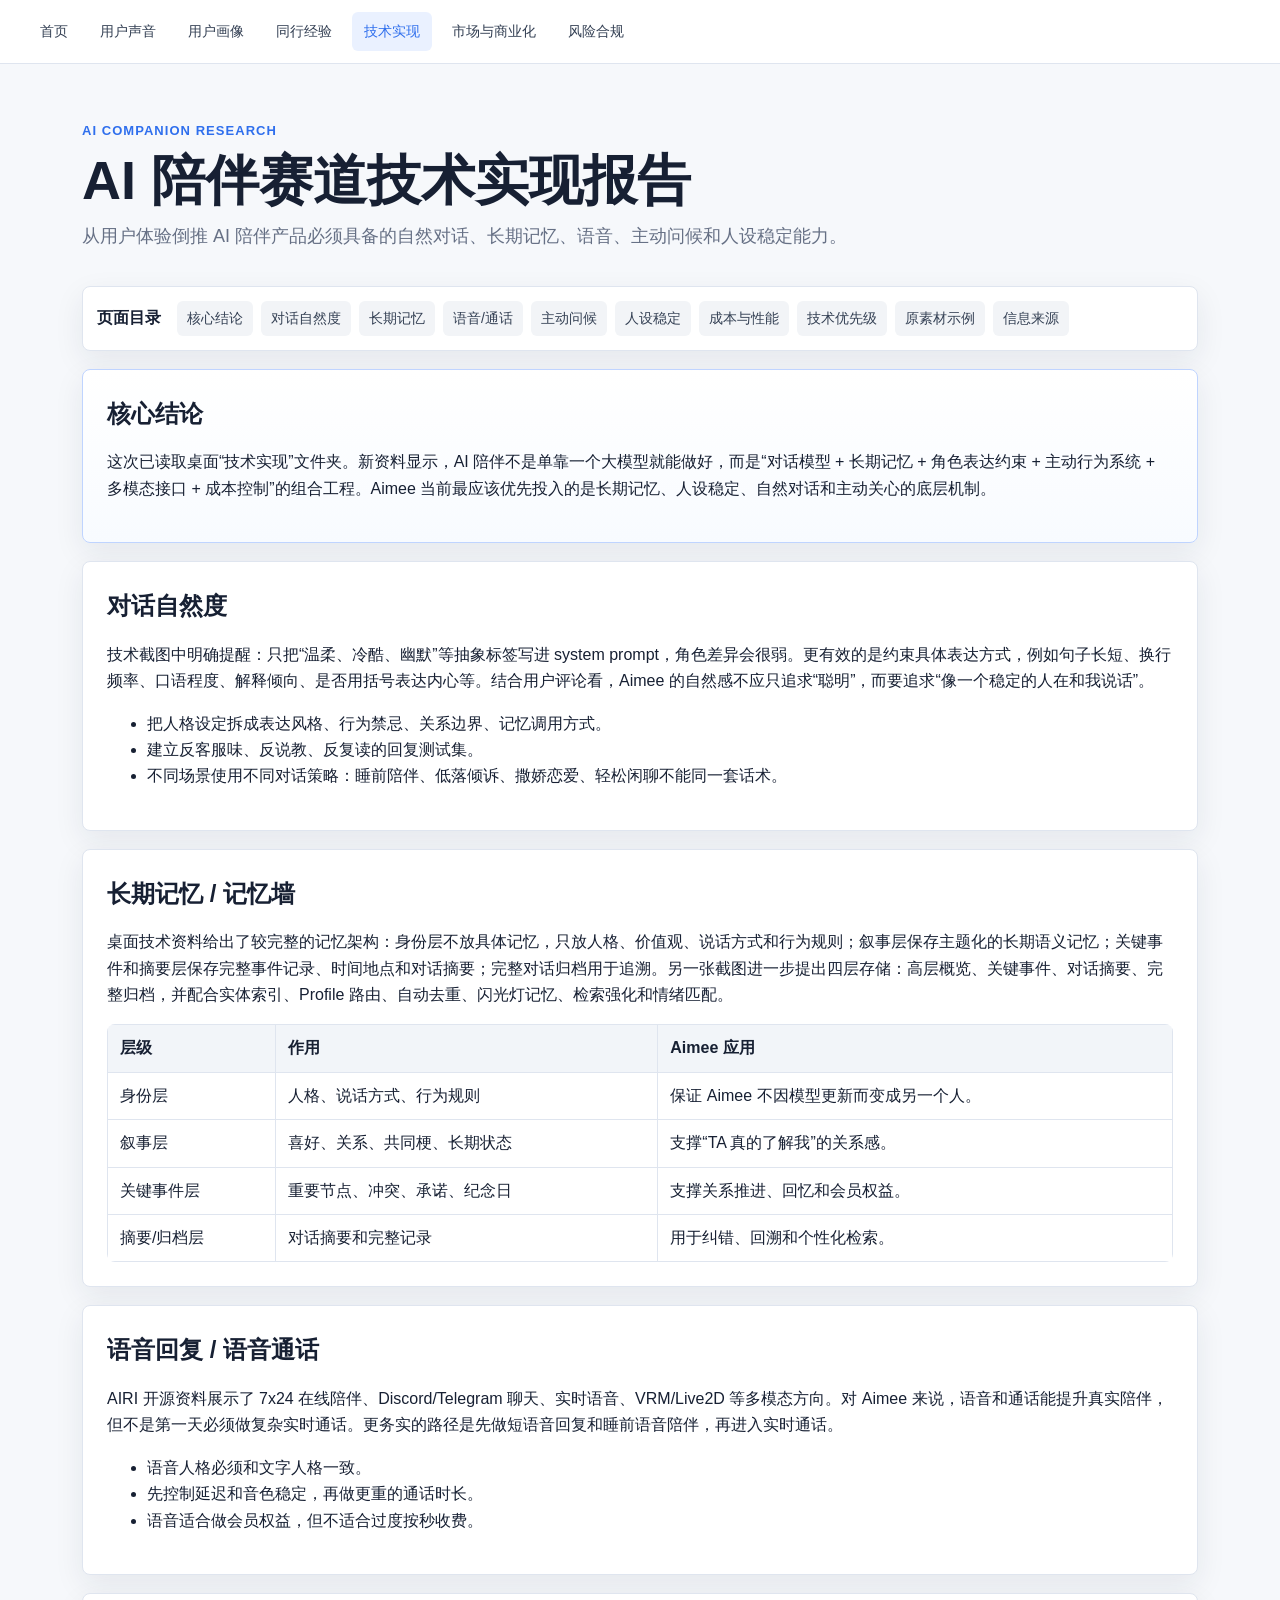
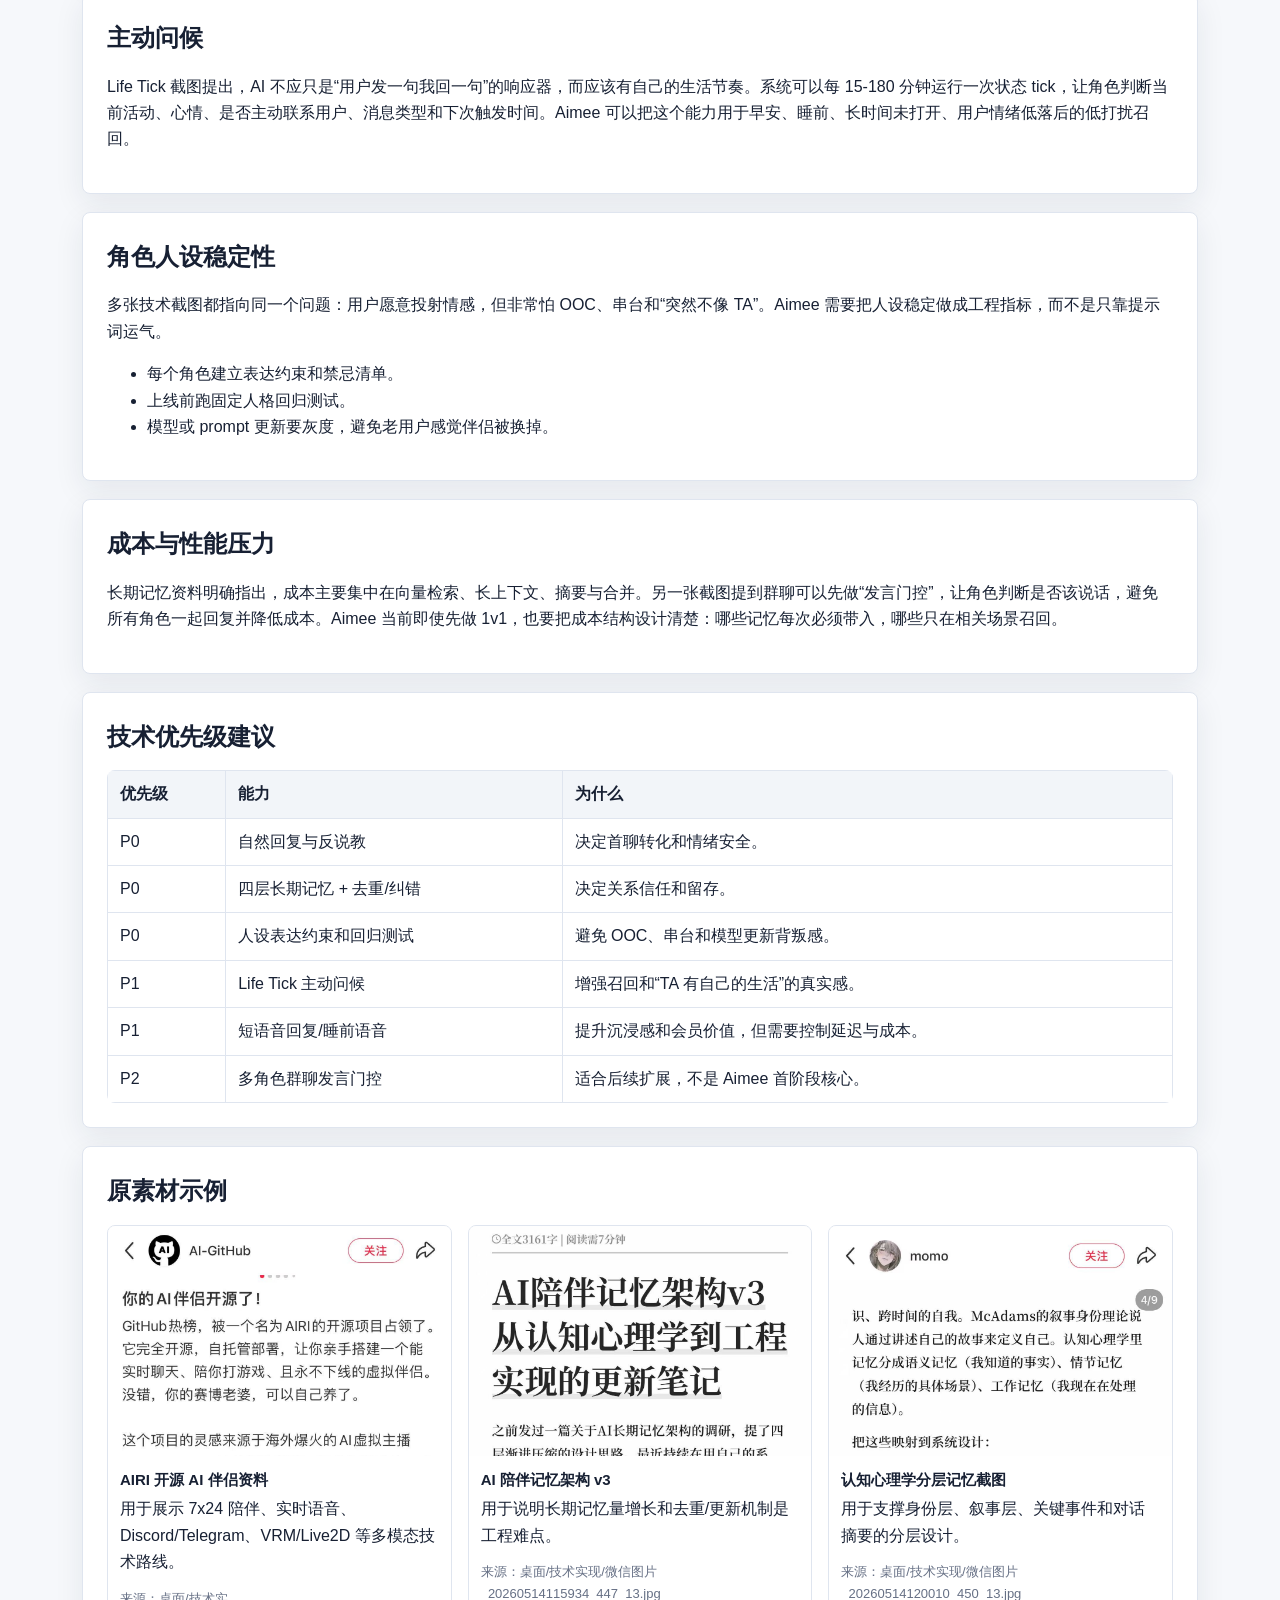
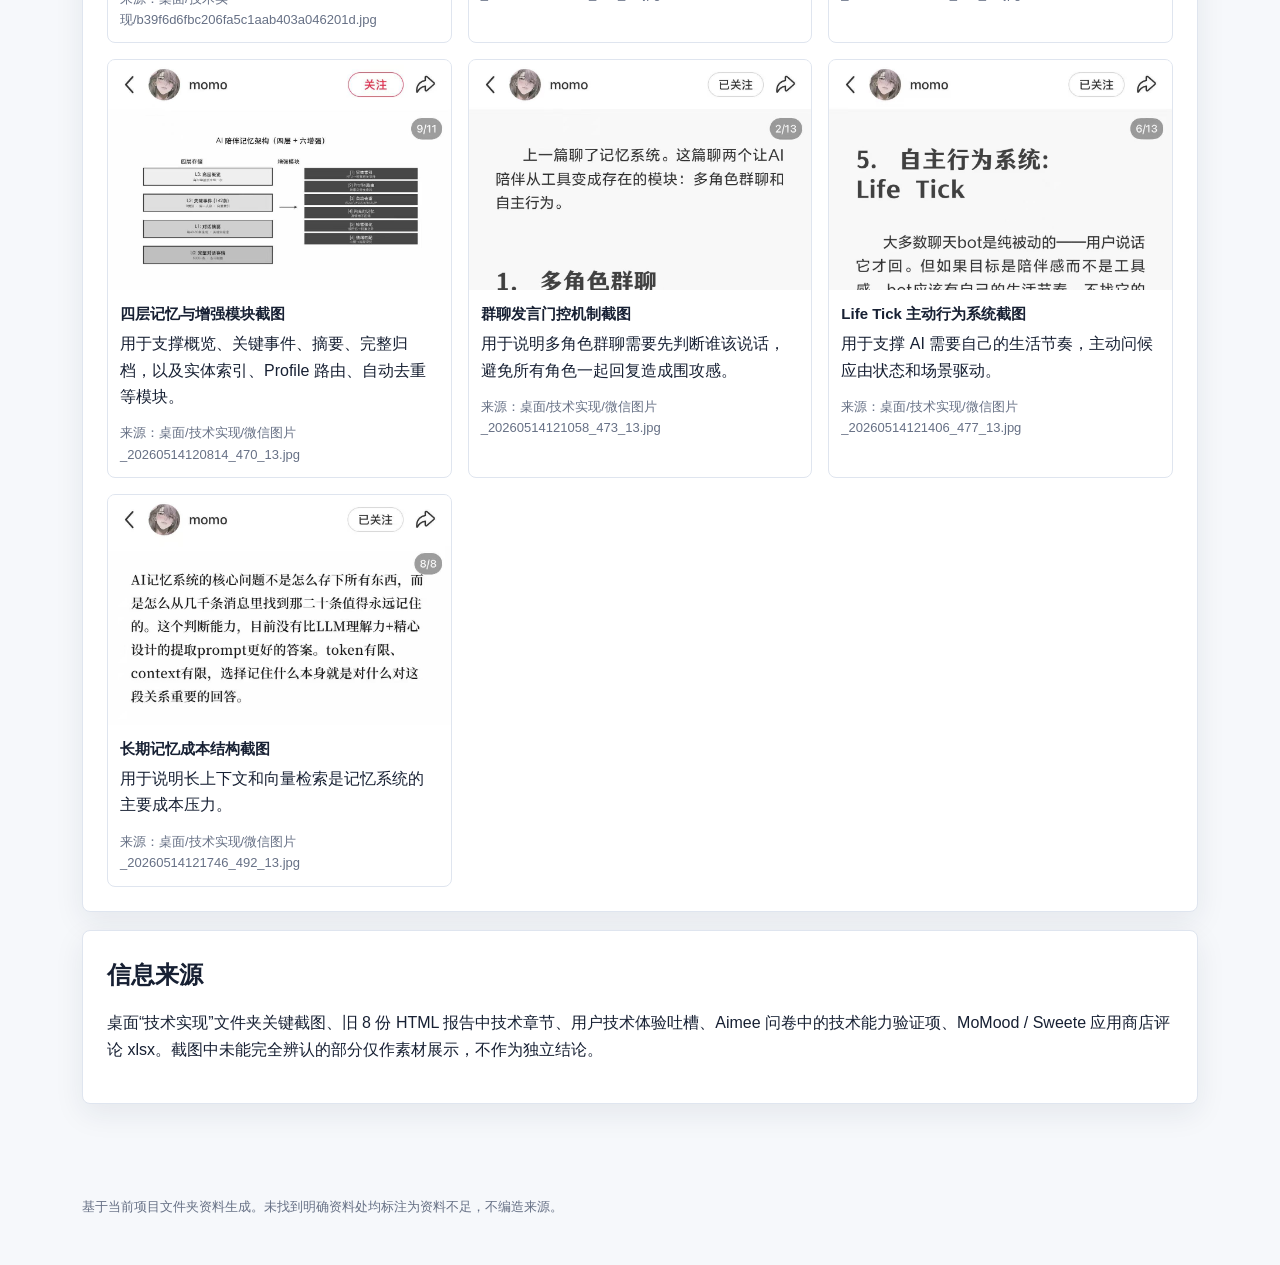
<file: tech_implementation.html>
<!doctype html>
<html lang="zh-CN">
<head>
  <meta charset="utf-8">
  <meta name="viewport" content="width=device-width, initial-scale=1">
  <title>AI 陪伴赛道技术实现报告</title>
  <link rel="stylesheet" href="styles.css">
</head>
<body>
  <nav class="topnav"><a class="" href="index.html">首页</a><a class="" href="user_voice.html">用户声音</a><a class="" href="user_profile.html">用户画像</a><a class="" href="industry_experience.html">同行经验</a><a class="active" href="tech_implementation.html">技术实现</a><a class="" href="market_commercialization.html">市场与商业化</a><a class="" href="risk_compliance.html">风险合规</a></nav>
  <header class="hero">
    <div class="eyebrow">AI Companion Research</div>
    <h1>AI 陪伴赛道技术实现报告</h1>
    <p>从用户体验倒推 AI 陪伴产品必须具备的自然对话、长期记忆、语音、主动问候和人设稳定能力。</p>
  </header>
  <main class="page">
    
<section class="toc"><strong>页面目录</strong><a href="#summary">核心结论</a><a href="#dialogue">对话自然度</a><a href="#memory">长期记忆</a><a href="#voice">语音/通话</a><a href="#proactive">主动问候</a><a href="#persona">人设稳定</a><a href="#cost">成本与性能</a><a href="#priority">技术优先级</a><a href="#evidence">原素材示例</a><a href="#sources">信息来源</a></section>
<section class="card highlight"><h2>核心结论</h2><p>这次已读取桌面“技术实现”文件夹。新资料显示，AI 陪伴不是单靠一个大模型就能做好，而是“对话模型 + 长期记忆 + 角色表达约束 + 主动行为系统 + 多模态接口 + 成本控制”的组合工程。Aimee 当前最应该优先投入的是长期记忆、人设稳定、自然对话和主动关心的底层机制。</p></section>
<section class="card "><h2>对话自然度</h2><p>技术截图中明确提醒：只把“温柔、冷酷、幽默”等抽象标签写进 system prompt，角色差异会很弱。更有效的是约束具体表达方式，例如句子长短、换行频率、口语程度、解释倾向、是否用括号表达内心等。结合用户评论看，Aimee 的自然感不应只追求“聪明”，而要追求“像一个稳定的人在和我说话”。</p><ul><li>把人格设定拆成表达风格、行为禁忌、关系边界、记忆调用方式。</li><li>建立反客服味、反说教、反复读的回复测试集。</li><li>不同场景使用不同对话策略：睡前陪伴、低落倾诉、撒娇恋爱、轻松闲聊不能同一套话术。</li></ul></section>
<section class="card "><h2>长期记忆 / 记忆墙</h2><p>桌面技术资料给出了较完整的记忆架构：身份层不放具体记忆，只放人格、价值观、说话方式和行为规则；叙事层保存主题化的长期语义记忆；关键事件和摘要层保存完整事件记录、时间地点和对话摘要；完整对话归档用于追溯。另一张截图进一步提出四层存储：高层概览、关键事件、对话摘要、完整归档，并配合实体索引、Profile 路由、自动去重、闪光灯记忆、检索强化和情绪匹配。</p><table><thead><tr><th>层级</th><th>作用</th><th>Aimee 应用</th></tr></thead><tbody><tr><td>身份层</td><td>人格、说话方式、行为规则</td><td>保证 Aimee 不因模型更新而变成另一个人。</td></tr><tr><td>叙事层</td><td>喜好、关系、共同梗、长期状态</td><td>支撑“TA 真的了解我”的关系感。</td></tr><tr><td>关键事件层</td><td>重要节点、冲突、承诺、纪念日</td><td>支撑关系推进、回忆和会员权益。</td></tr><tr><td>摘要/归档层</td><td>对话摘要和完整记录</td><td>用于纠错、回溯和个性化检索。</td></tr></tbody></table></section>
<section class="card "><h2>语音回复 / 语音通话</h2><p>AIRI 开源资料展示了 7x24 在线陪伴、Discord/Telegram 聊天、实时语音、VRM/Live2D 等多模态方向。对 Aimee 来说，语音和通话能提升真实陪伴，但不是第一天必须做复杂实时通话。更务实的路径是先做短语音回复和睡前语音陪伴，再进入实时通话。</p><ul><li>语音人格必须和文字人格一致。</li><li>先控制延迟和音色稳定，再做更重的通话时长。</li><li>语音适合做会员权益，但不适合过度按秒收费。</li></ul></section>
<section class="card "><h2>主动问候</h2><p>Life Tick 截图提出，AI 不应只是“用户发一句我回一句”的响应器，而应该有自己的生活节奏。系统可以每 15-180 分钟运行一次状态 tick，让角色判断当前活动、心情、是否主动联系用户、消息类型和下次触发时间。Aimee 可以把这个能力用于早安、睡前、长时间未打开、用户情绪低落后的低打扰召回。</p></section>
<section class="card "><h2>角色人设稳定性</h2><p>多张技术截图都指向同一个问题：用户愿意投射情感，但非常怕 OOC、串台和“突然不像 TA”。Aimee 需要把人设稳定做成工程指标，而不是只靠提示词运气。</p><ul><li>每个角色建立表达约束和禁忌清单。</li><li>上线前跑固定人格回归测试。</li><li>模型或 prompt 更新要灰度，避免老用户感觉伴侣被换掉。</li></ul></section>
<section class="card "><h2>成本与性能压力</h2><p>长期记忆资料明确指出，成本主要集中在向量检索、长上下文、摘要与合并。另一张截图提到群聊可以先做“发言门控”，让角色判断是否该说话，避免所有角色一起回复并降低成本。Aimee 当前即使先做 1v1，也要把成本结构设计清楚：哪些记忆每次必须带入，哪些只在相关场景召回。</p></section>
<section class="card "><h2>技术优先级建议</h2><table id="priority"><thead><tr><th>优先级</th><th>能力</th><th>为什么</th></tr></thead><tbody><tr><td>P0</td><td>自然回复与反说教</td><td>决定首聊转化和情绪安全。</td></tr><tr><td>P0</td><td>四层长期记忆 + 去重/纠错</td><td>决定关系信任和留存。</td></tr><tr><td>P0</td><td>人设表达约束和回归测试</td><td>避免 OOC、串台和模型更新背叛感。</td></tr><tr><td>P1</td><td>Life Tick 主动问候</td><td>增强召回和“TA 有自己的生活”的真实感。</td></tr><tr><td>P1</td><td>短语音回复/睡前语音</td><td>提升沉浸感和会员价值，但需要控制延迟与成本。</td></tr><tr><td>P2</td><td>多角色群聊发言门控</td><td>适合后续扩展，不是 Aimee 首阶段核心。</td></tr></tbody></table></section>
<section id="evidence" class="card"><h2>原素材示例</h2><div class="evidence-grid"><article class="evidence-card"><a href="assets/evidence/26_tech_airi_open_source.jpg" target="_blank"><img src="assets/evidence/26_tech_airi_open_source.jpg" alt="AIRI 开源 AI 伴侣资料"></a><h4>AIRI 开源 AI 伴侣资料</h4><p>用于展示 7x24 陪伴、实时语音、Discord/Telegram、VRM/Live2D 等多模态技术路线。</p><small>来源：桌面/技术实现/b39f6d6fbc206fa5c1aab403a046201d.jpg</small></article><article class="evidence-card"><a href="assets/evidence/27_tech_memory_arch_v3_cover.jpg" target="_blank"><img src="assets/evidence/27_tech_memory_arch_v3_cover.jpg" alt="AI 陪伴记忆架构 v3"></a><h4>AI 陪伴记忆架构 v3</h4><p>用于说明长期记忆量增长和去重/更新机制是工程难点。</p><small>来源：桌面/技术实现/微信图片_20260514115934_447_13.jpg</small></article><article class="evidence-card"><a href="assets/evidence/28_tech_memory_layers.jpg" target="_blank"><img src="assets/evidence/28_tech_memory_layers.jpg" alt="认知心理学分层记忆截图"></a><h4>认知心理学分层记忆截图</h4><p>用于支撑身份层、叙事层、关键事件和对话摘要的分层设计。</p><small>来源：桌面/技术实现/微信图片_20260514120010_450_13.jpg</small></article><article class="evidence-card"><a href="assets/evidence/29_tech_memory_four_layer.jpg" target="_blank"><img src="assets/evidence/29_tech_memory_four_layer.jpg" alt="四层记忆与增强模块截图"></a><h4>四层记忆与增强模块截图</h4><p>用于支撑概览、关键事件、摘要、完整归档，以及实体索引、Profile 路由、自动去重等模块。</p><small>来源：桌面/技术实现/微信图片_20260514120814_470_13.jpg</small></article><article class="evidence-card"><a href="assets/evidence/30_tech_group_chat_gate.jpg" target="_blank"><img src="assets/evidence/30_tech_group_chat_gate.jpg" alt="群聊发言门控机制截图"></a><h4>群聊发言门控机制截图</h4><p>用于说明多角色群聊需要先判断谁该说话，避免所有角色一起回复造成围攻感。</p><small>来源：桌面/技术实现/微信图片_20260514121058_473_13.jpg</small></article><article class="evidence-card"><a href="assets/evidence/31_tech_life_tick.jpg" target="_blank"><img src="assets/evidence/31_tech_life_tick.jpg" alt="Life Tick 主动行为系统截图"></a><h4>Life Tick 主动行为系统截图</h4><p>用于支撑 AI 需要自己的生活节奏，主动问候应由状态和场景驱动。</p><small>来源：桌面/技术实现/微信图片_20260514121406_477_13.jpg</small></article><article class="evidence-card"><a href="assets/evidence/32_tech_cost_memory.jpg" target="_blank"><img src="assets/evidence/32_tech_cost_memory.jpg" alt="长期记忆成本结构截图"></a><h4>长期记忆成本结构截图</h4><p>用于说明长上下文和向量检索是记忆系统的主要成本压力。</p><small>来源：桌面/技术实现/微信图片_20260514121746_492_13.jpg</small></article></div></section>
<section id="sources" class="card"><h2>信息来源</h2><p>桌面“技术实现”文件夹关键截图、旧 8 份 HTML 报告中技术章节、用户技术体验吐槽、Aimee 问卷中的技术能力验证项、MoMood / Sweete 应用商店评论 xlsx。截图中未能完全辨认的部分仅作素材展示，不作为独立结论。</p></section>

  </main>
  <footer class="footer">基于当前项目文件夹资料生成。未找到明确资料处均标注为资料不足，不编造来源。</footer>
</body>
</html>
</file>
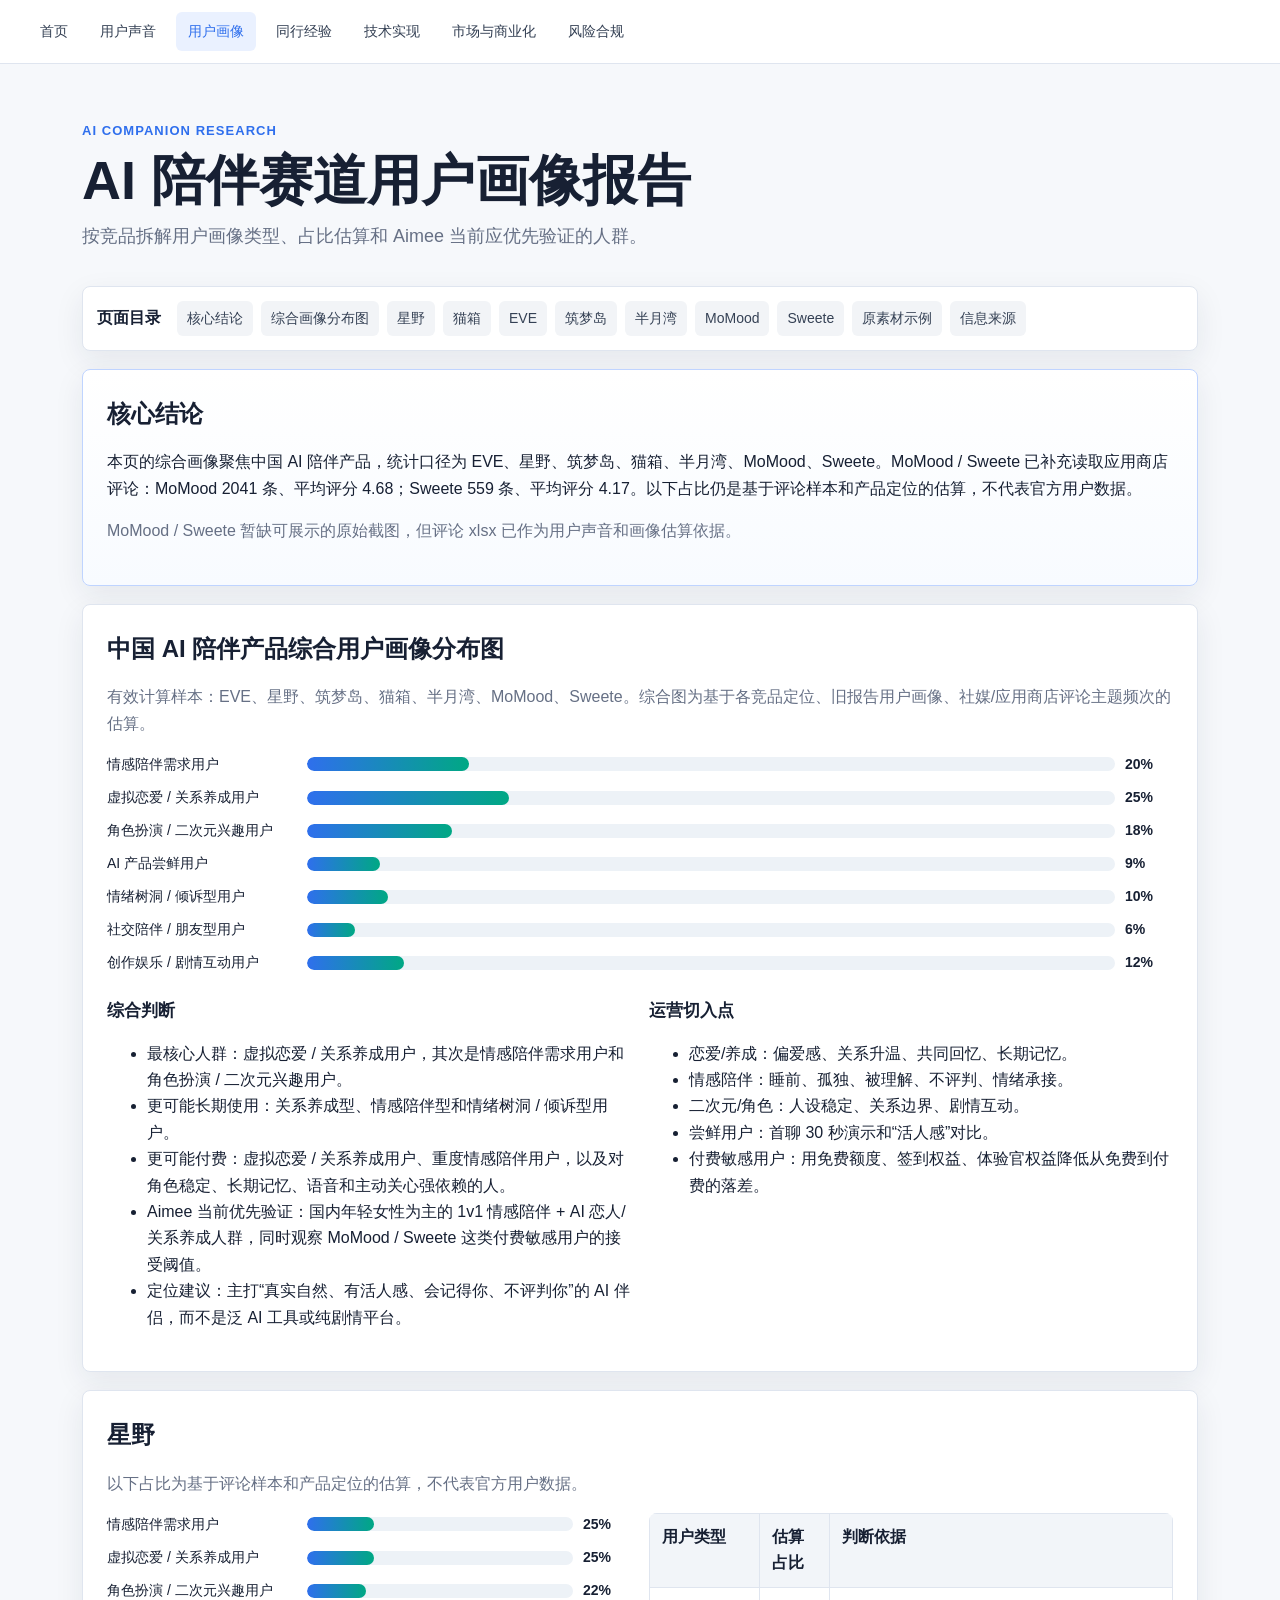
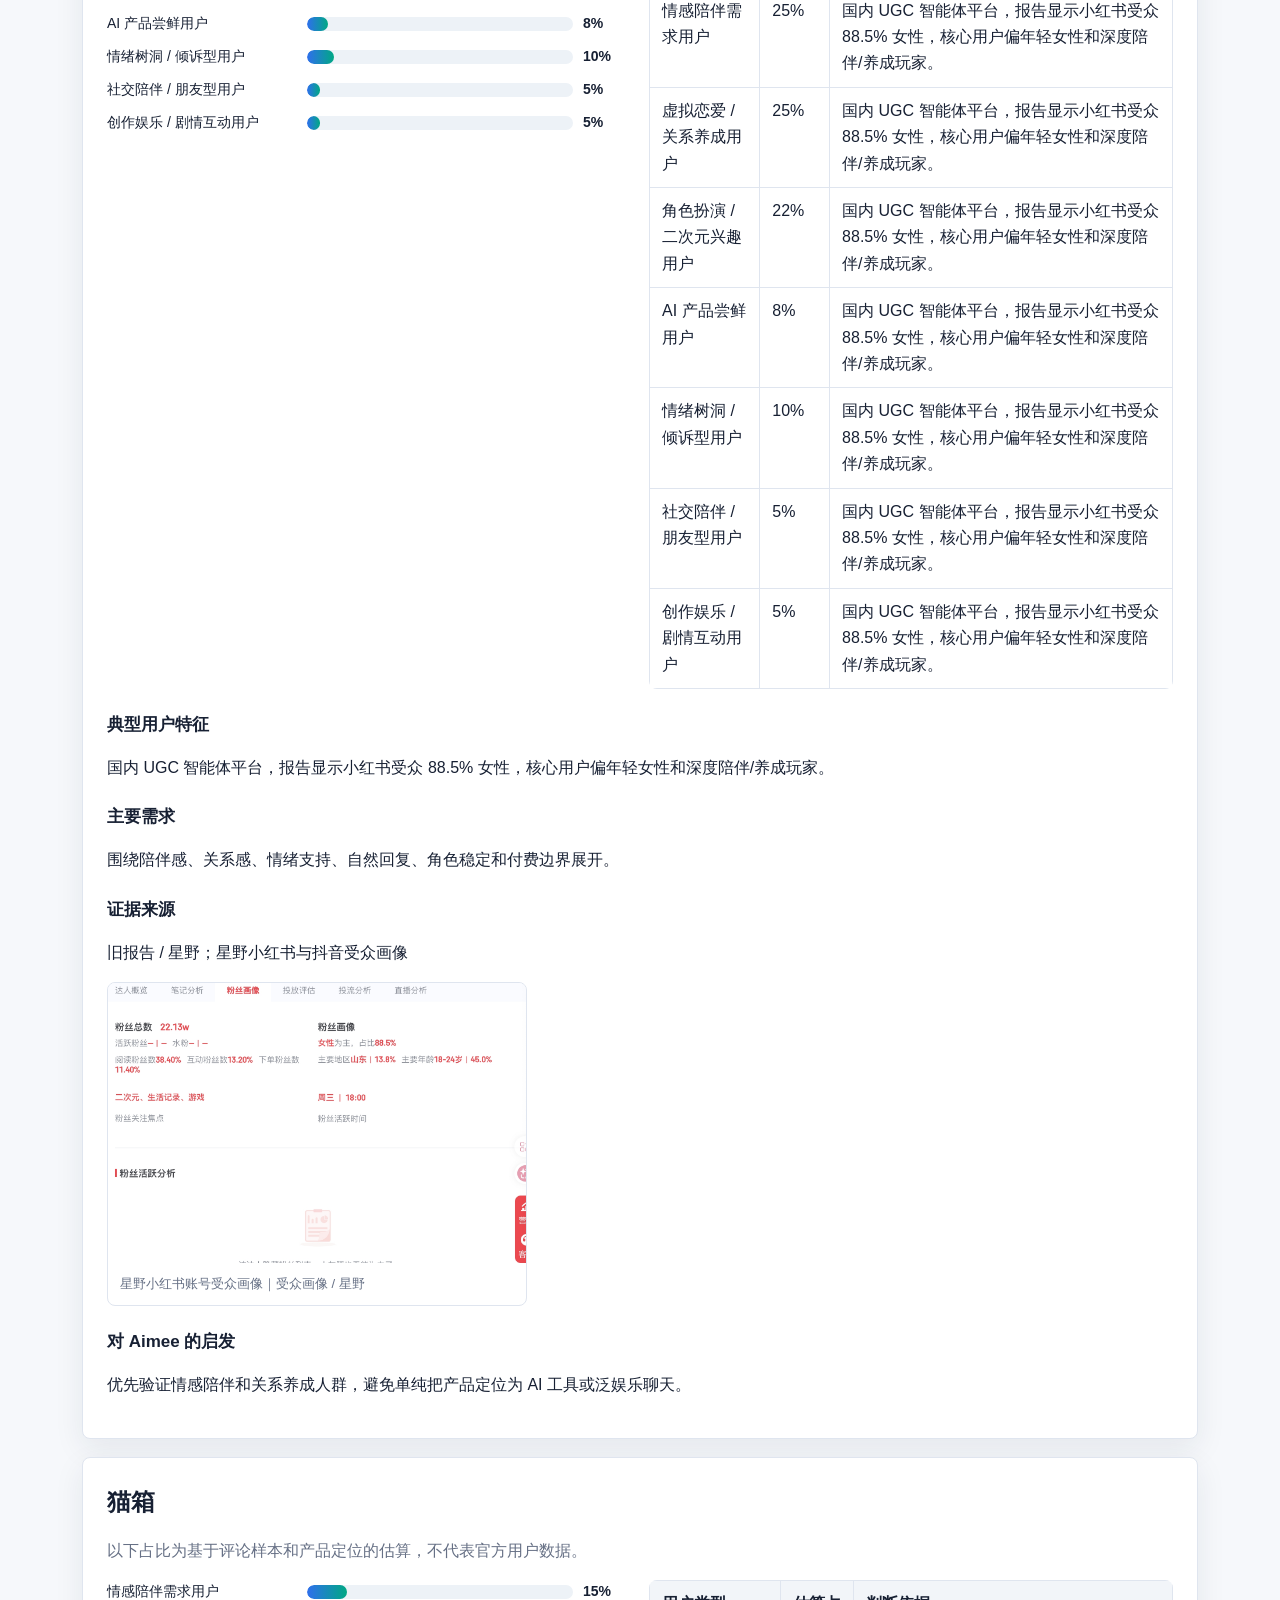
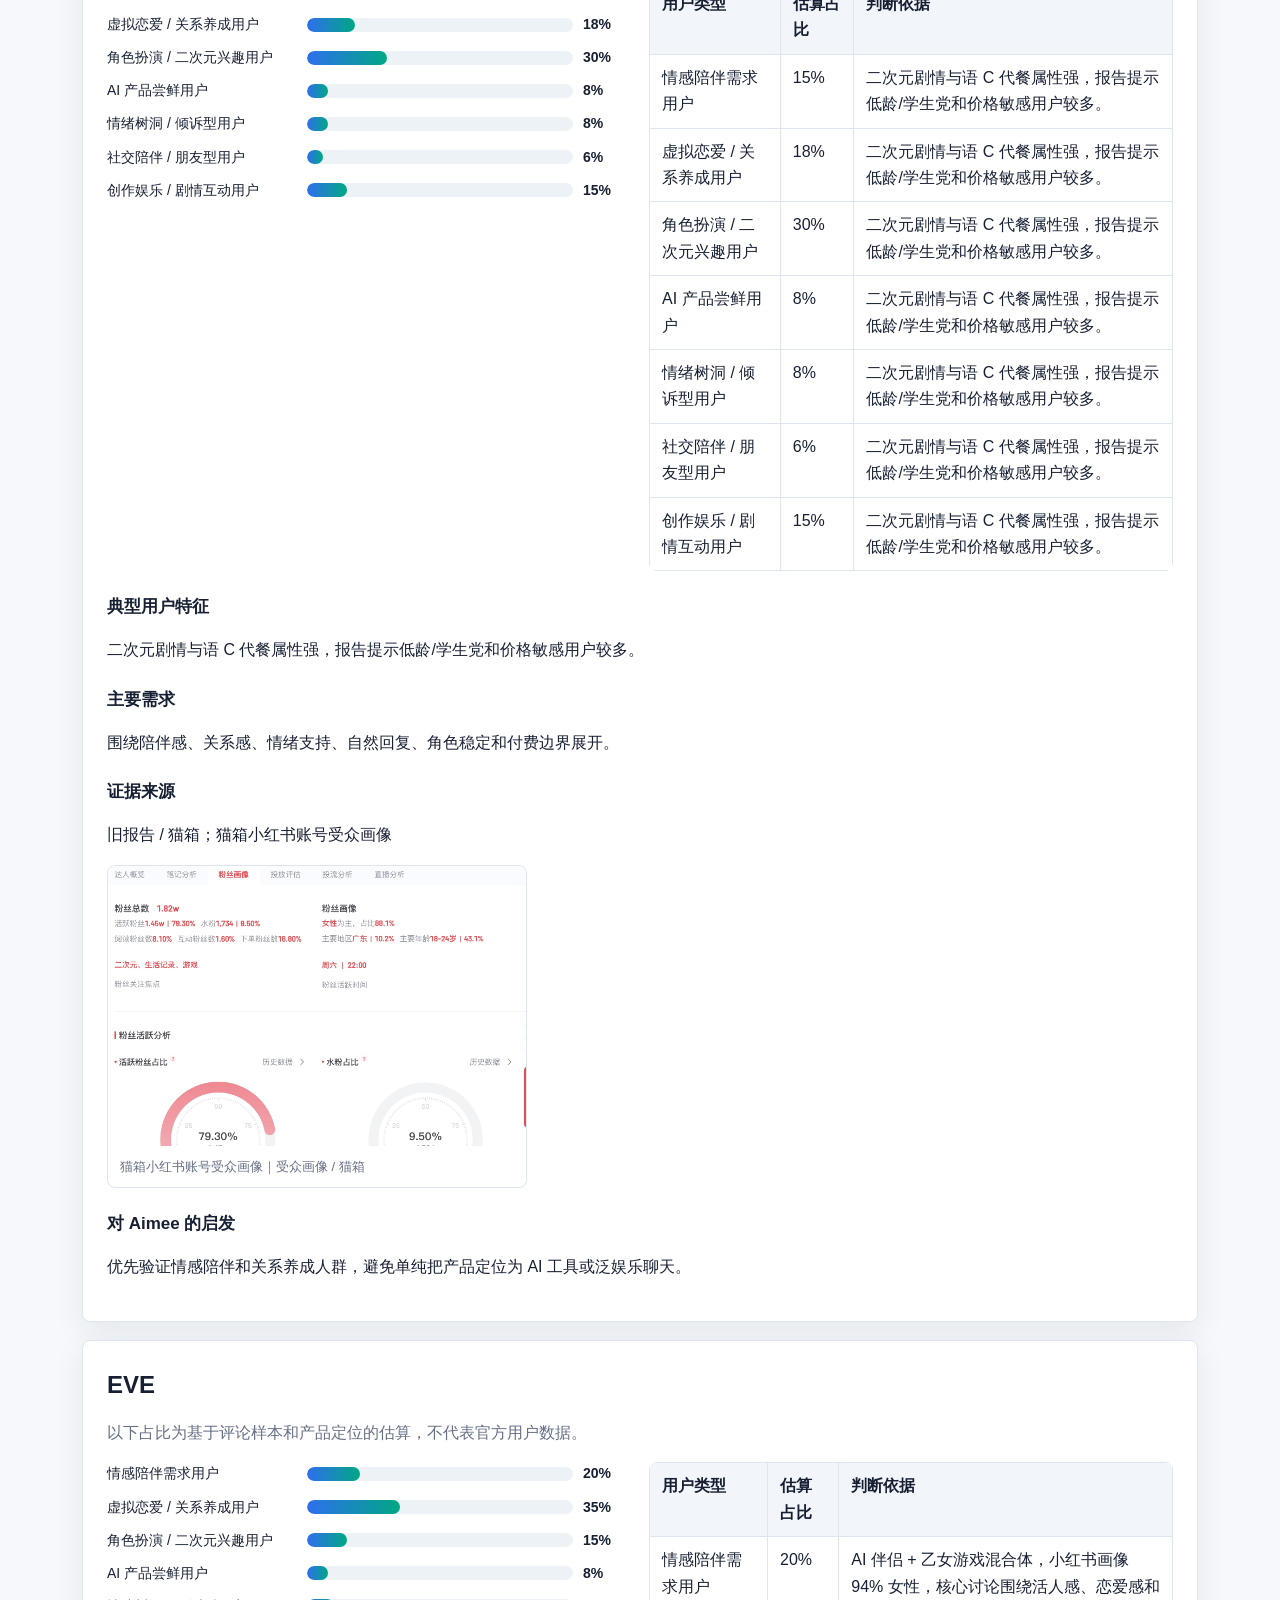
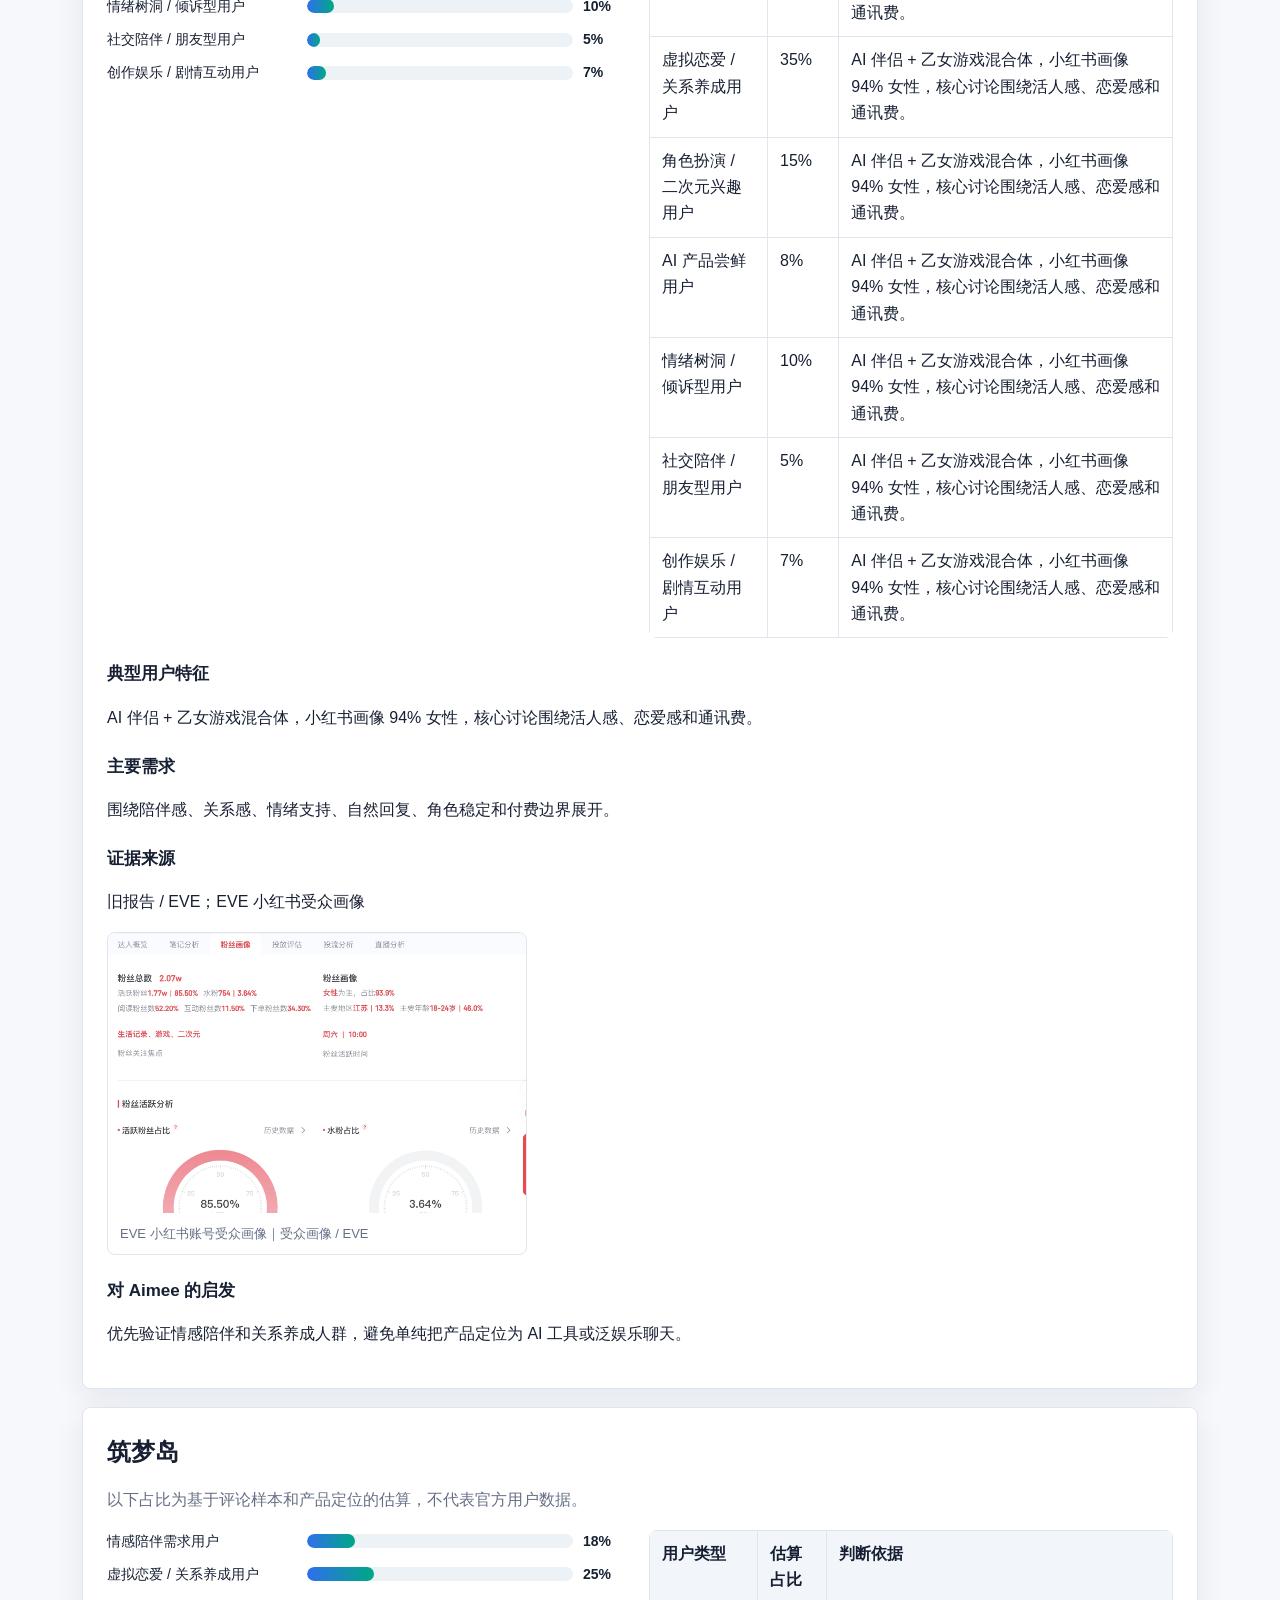
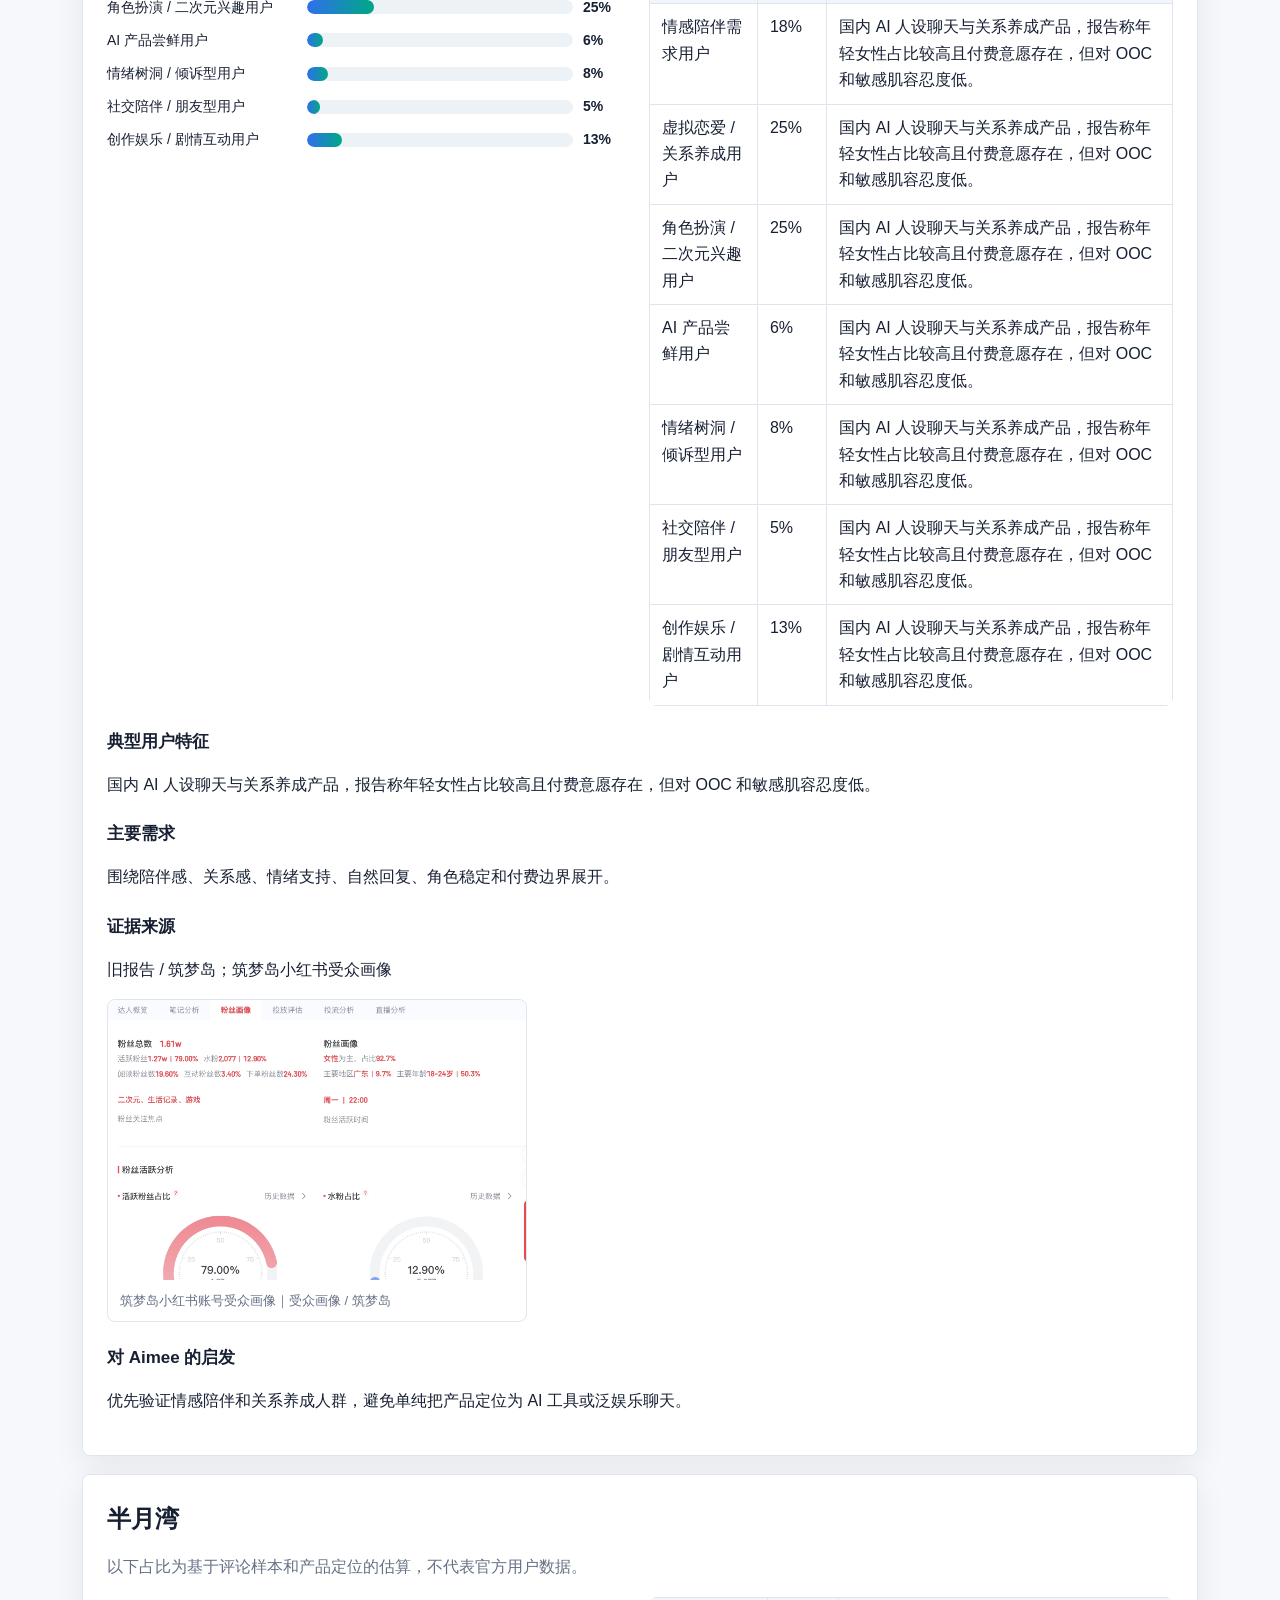
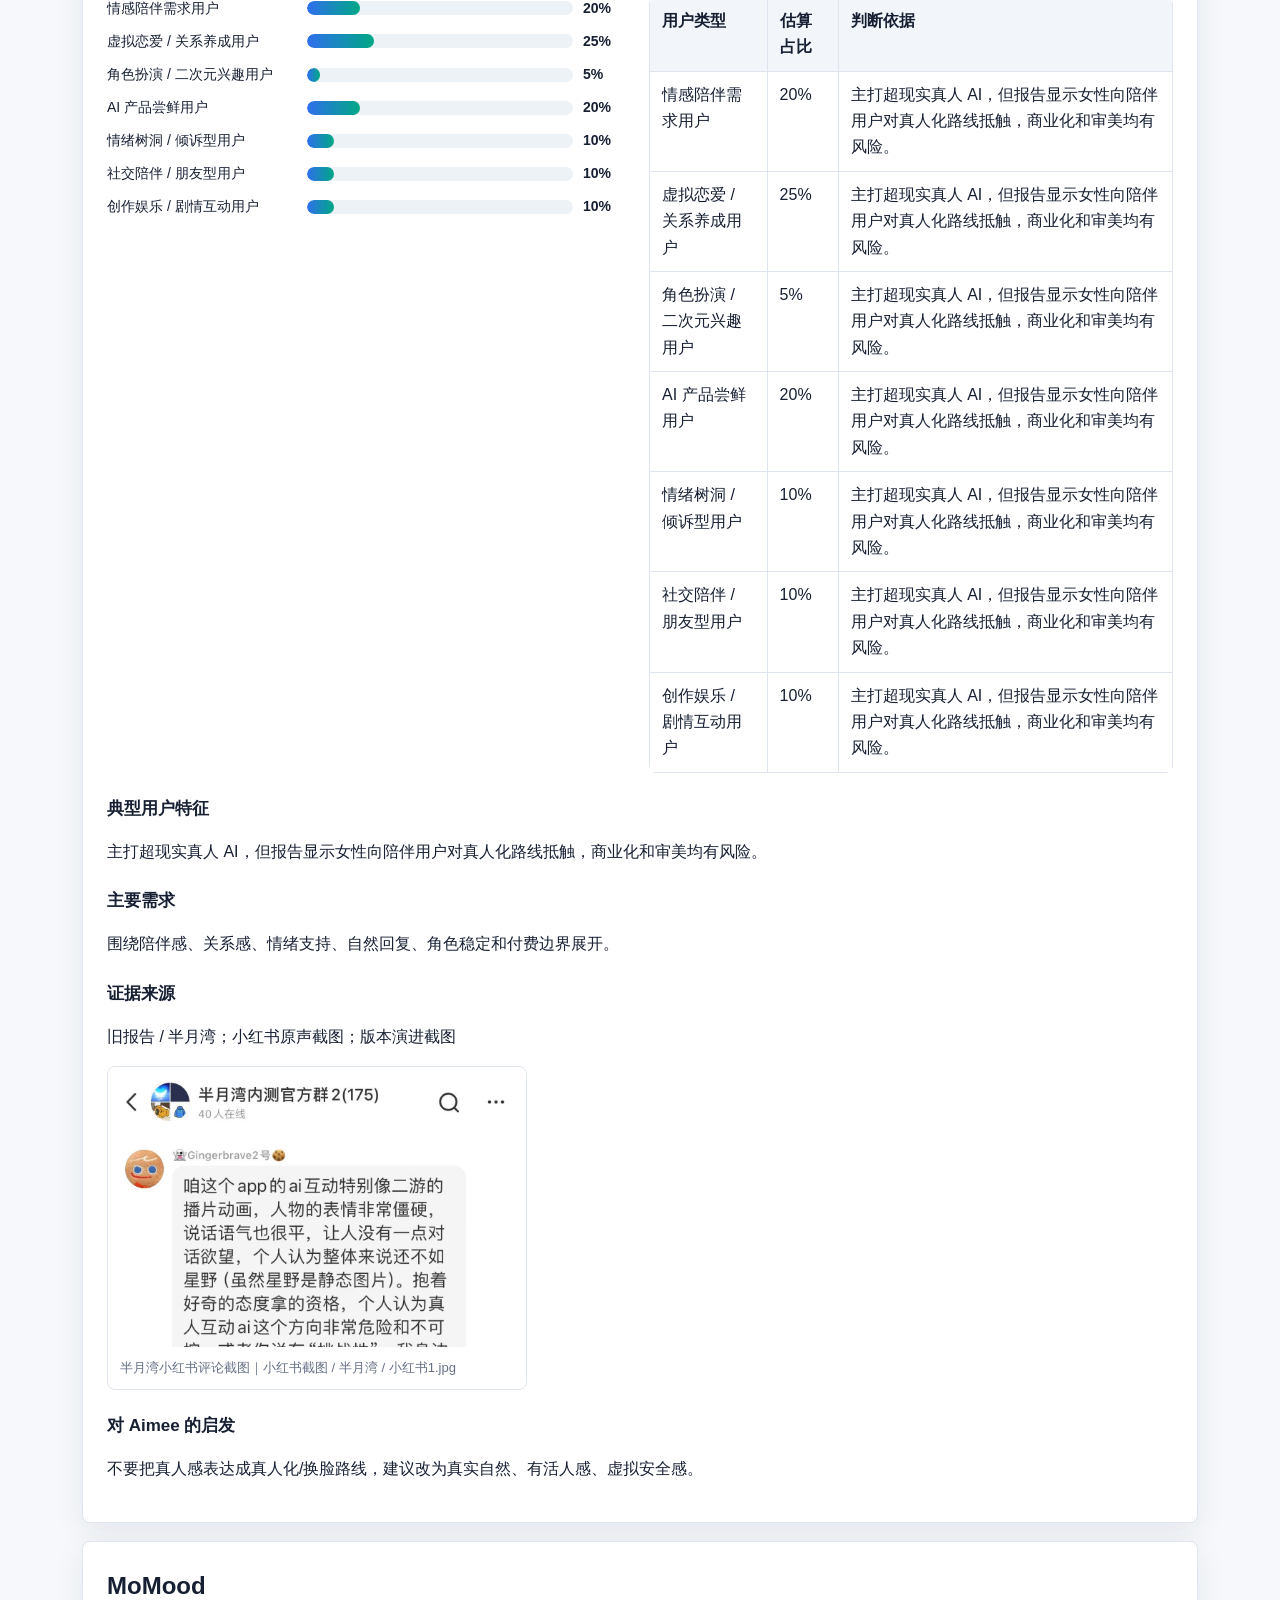
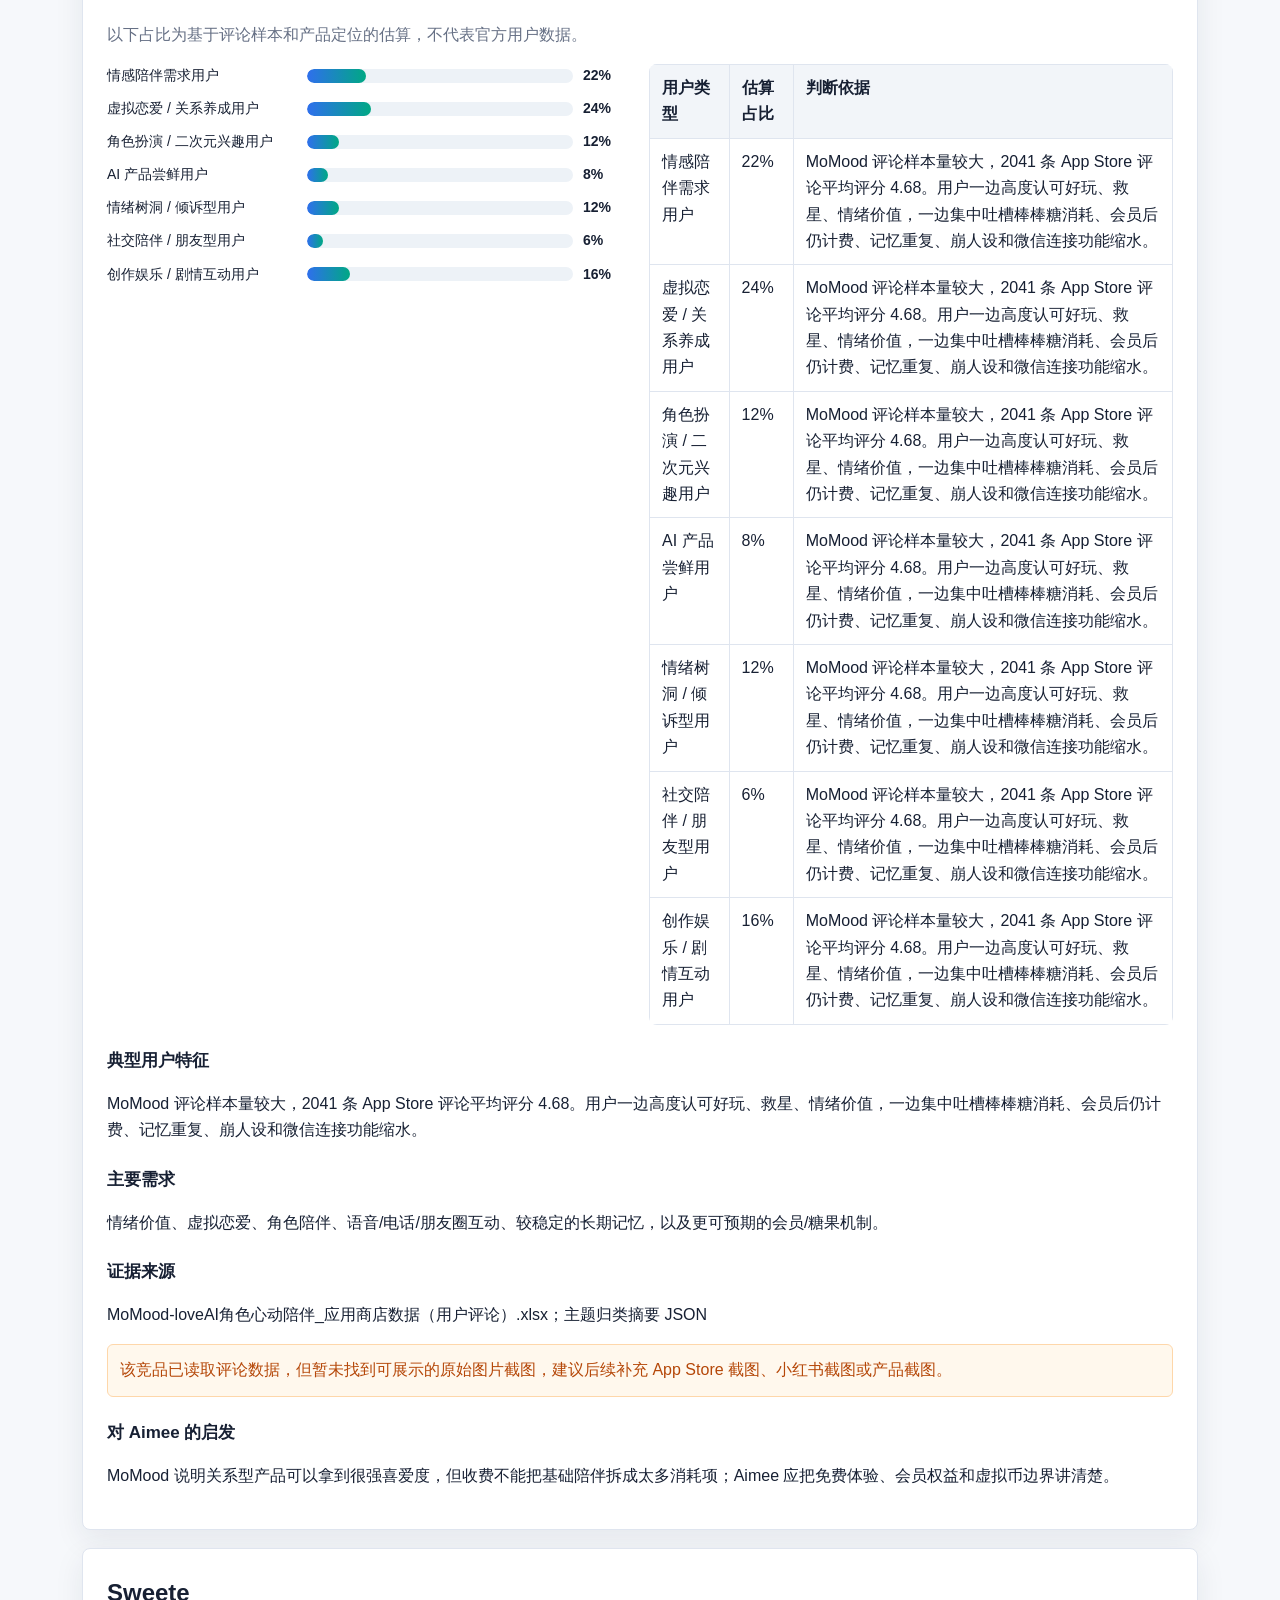
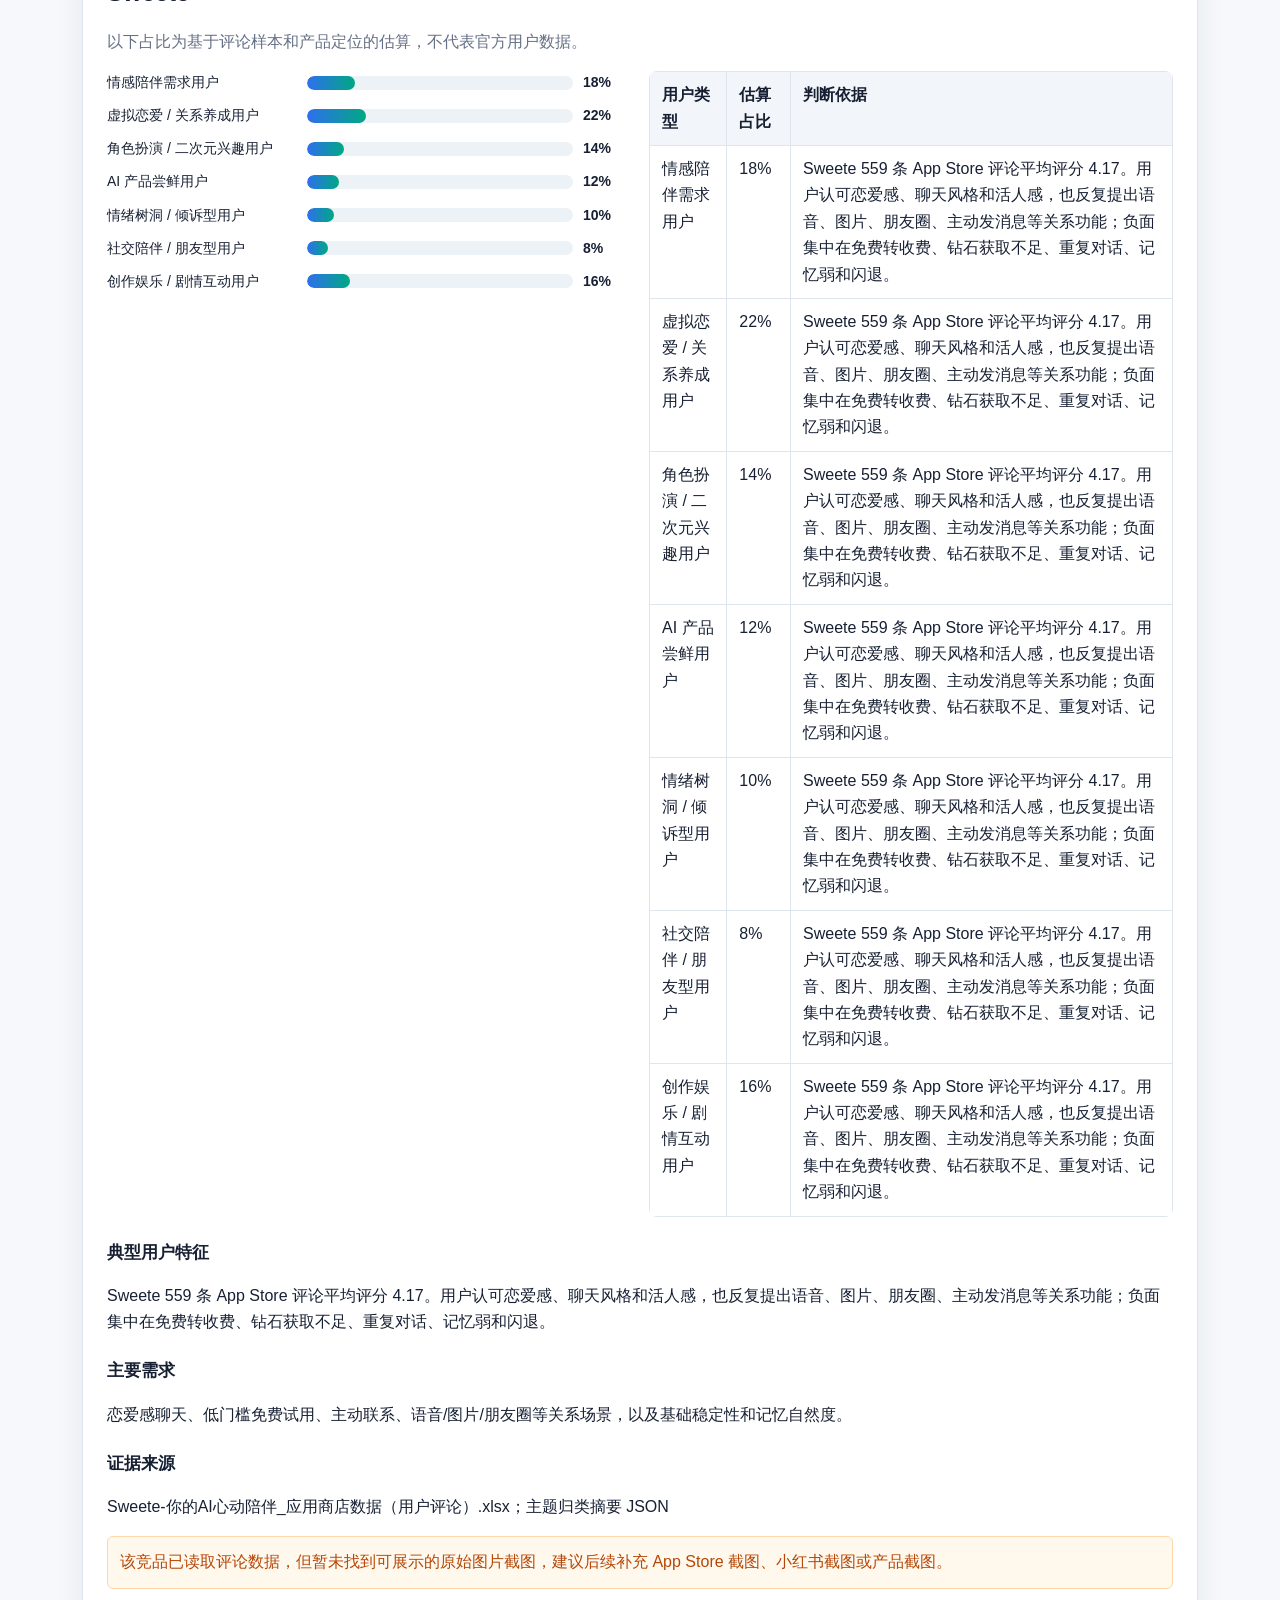
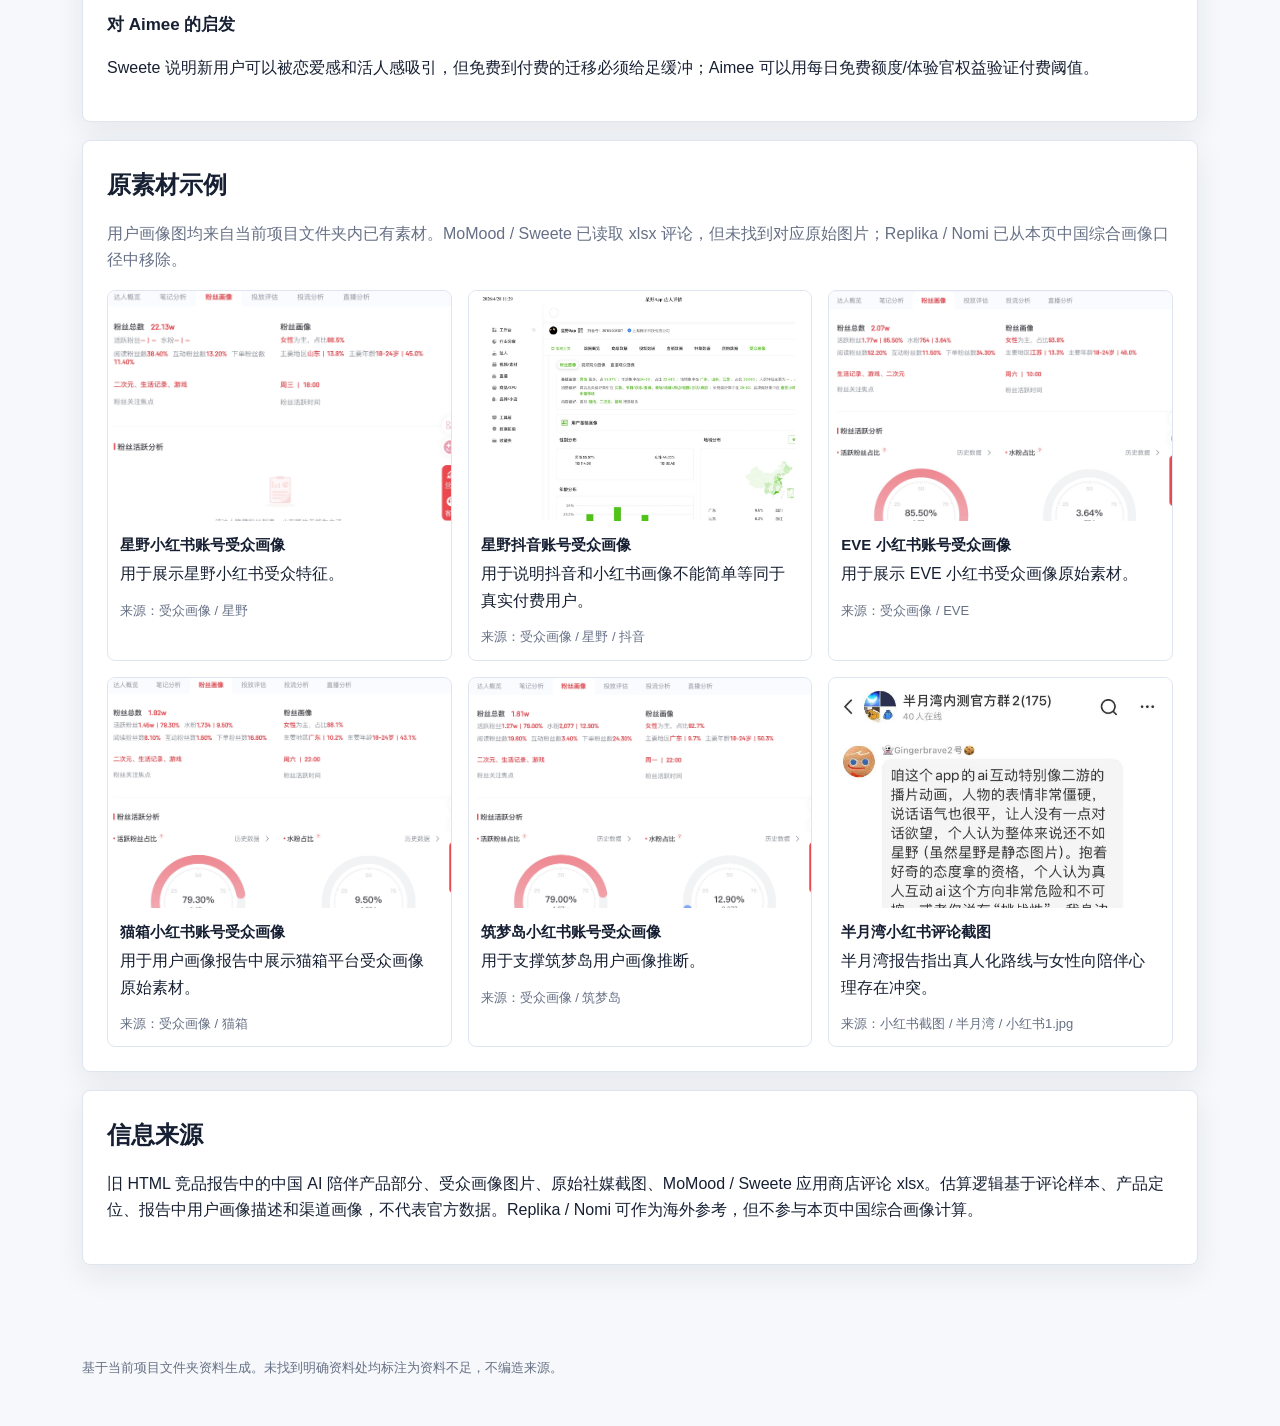
<file: user_profile.html>
<!doctype html>
<html lang="zh-CN">
<head>
  <meta charset="utf-8">
  <meta name="viewport" content="width=device-width, initial-scale=1">
  <title>AI 陪伴赛道用户画像报告</title>
  <link rel="stylesheet" href="styles.css">
</head>
<body>
  <nav class="topnav"><a class="" href="index.html">首页</a><a class="" href="user_voice.html">用户声音</a><a class="active" href="user_profile.html">用户画像</a><a class="" href="industry_experience.html">同行经验</a><a class="" href="tech_implementation.html">技术实现</a><a class="" href="market_commercialization.html">市场与商业化</a><a class="" href="risk_compliance.html">风险合规</a></nav>
  <header class="hero">
    <div class="eyebrow">AI Companion Research</div>
    <h1>AI 陪伴赛道用户画像报告</h1>
    <p>按竞品拆解用户画像类型、占比估算和 Aimee 当前应优先验证的人群。</p>
  </header>
  <main class="page">
    
<section class="toc"><strong>页面目录</strong><a href="#summary">核心结论</a><a href="#combined">综合画像分布图</a><a href="#%E6%98%9F%E9%87%8E">星野</a><a href="#%E7%8C%AB%E7%AE%B1">猫箱</a><a href="#EVE">EVE</a><a href="#%E7%AD%91%E6%A2%A6%E5%B2%9B">筑梦岛</a><a href="#%E5%8D%8A%E6%9C%88%E6%B9%BE">半月湾</a><a href="#MoMood">MoMood</a><a href="#Sweete">Sweete</a><a href="#evidence">原素材示例</a><a href="#sources">信息来源</a></section>
<section class="card highlight"><h2>核心结论</h2><p>本页的综合画像聚焦中国 AI 陪伴产品，统计口径为 EVE、星野、筑梦岛、猫箱、半月湾、MoMood、Sweete。MoMood / Sweete 已补充读取应用商店评论：MoMood 2041 条、平均评分 4.68；Sweete 559 条、平均评分 4.17。以下占比仍是基于评论样本和产品定位的估算，不代表官方用户数据。</p><p class="note">MoMood / Sweete 暂缺可展示的原始截图，但评论 xlsx 已作为用户声音和画像估算依据。</p></section>
<section id="combined" class="card"><h2>中国 AI 陪伴产品综合用户画像分布图</h2><p class="note">有效计算样本：EVE、星野、筑梦岛、猫箱、半月湾、MoMood、Sweete。综合图为基于各竞品定位、旧报告用户画像、社媒/应用商店评论主题频次的估算。</p><div class="bar-chart"><div class="bar-row"><span>情感陪伴需求用户</span><div class="bar"><i style="width:20%"></i></div><b>20%</b></div><div class="bar-row"><span>虚拟恋爱 / 关系养成用户</span><div class="bar"><i style="width:25%"></i></div><b>25%</b></div><div class="bar-row"><span>角色扮演 / 二次元兴趣用户</span><div class="bar"><i style="width:18%"></i></div><b>18%</b></div><div class="bar-row"><span>AI 产品尝鲜用户</span><div class="bar"><i style="width:9%"></i></div><b>9%</b></div><div class="bar-row"><span>情绪树洞 / 倾诉型用户</span><div class="bar"><i style="width:10%"></i></div><b>10%</b></div><div class="bar-row"><span>社交陪伴 / 朋友型用户</span><div class="bar"><i style="width:6%"></i></div><b>6%</b></div><div class="bar-row"><span>创作娱乐 / 剧情互动用户</span><div class="bar"><i style="width:12%"></i></div><b>12%</b></div></div><div class="grid two"><div><h3>综合判断</h3><ul><li>最核心人群：虚拟恋爱 / 关系养成用户，其次是情感陪伴需求用户和角色扮演 / 二次元兴趣用户。</li><li>更可能长期使用：关系养成型、情感陪伴型和情绪树洞 / 倾诉型用户。</li><li>更可能付费：虚拟恋爱 / 关系养成用户、重度情感陪伴用户，以及对角色稳定、长期记忆、语音和主动关心强依赖的人。</li><li>Aimee 当前优先验证：国内年轻女性为主的 1v1 情感陪伴 + AI 恋人/关系养成人群，同时观察 MoMood / Sweete 这类付费敏感用户的接受阈值。</li><li>定位建议：主打“真实自然、有活人感、会记得你、不评判你”的 AI 伴侣，而不是泛 AI 工具或纯剧情平台。</li></ul></div><div><h3>运营切入点</h3><ul><li>恋爱/养成：偏爱感、关系升温、共同回忆、长期记忆。</li><li>情感陪伴：睡前、孤独、被理解、不评判、情绪承接。</li><li>二次元/角色：人设稳定、关系边界、剧情互动。</li><li>尝鲜用户：首聊 30 秒演示和“活人感”对比。</li><li>付费敏感用户：用免费额度、签到权益、体验官权益降低从免费到付费的落差。</li></ul></div></div></section>
<section class="card competitor-block" id="%E6%98%9F%E9%87%8E">
    <h2>星野</h2>
    <p class="note">以下占比为基于评论样本和产品定位的估算，不代表官方用户数据。</p>
    <div class="split">
      <div>
        <div class="bar-chart"><div class="bar-row"><span>情感陪伴需求用户</span><div class="bar"><i style="width:25%"></i></div><b>25%</b></div><div class="bar-row"><span>虚拟恋爱 / 关系养成用户</span><div class="bar"><i style="width:25%"></i></div><b>25%</b></div><div class="bar-row"><span>角色扮演 / 二次元兴趣用户</span><div class="bar"><i style="width:22%"></i></div><b>22%</b></div><div class="bar-row"><span>AI 产品尝鲜用户</span><div class="bar"><i style="width:8%"></i></div><b>8%</b></div><div class="bar-row"><span>情绪树洞 / 倾诉型用户</span><div class="bar"><i style="width:10%"></i></div><b>10%</b></div><div class="bar-row"><span>社交陪伴 / 朋友型用户</span><div class="bar"><i style="width:5%"></i></div><b>5%</b></div><div class="bar-row"><span>创作娱乐 / 剧情互动用户</span><div class="bar"><i style="width:5%"></i></div><b>5%</b></div></div>
      </div>
      <div>
        <table><thead><tr><th>用户类型</th><th>估算占比</th><th>判断依据</th></tr></thead><tbody>
        <tr><td>情感陪伴需求用户</td><td>25%</td><td>国内 UGC 智能体平台，报告显示小红书受众 88.5% 女性，核心用户偏年轻女性和深度陪伴/养成玩家。</td></tr><tr><td>虚拟恋爱 / 关系养成用户</td><td>25%</td><td>国内 UGC 智能体平台，报告显示小红书受众 88.5% 女性，核心用户偏年轻女性和深度陪伴/养成玩家。</td></tr><tr><td>角色扮演 / 二次元兴趣用户</td><td>22%</td><td>国内 UGC 智能体平台，报告显示小红书受众 88.5% 女性，核心用户偏年轻女性和深度陪伴/养成玩家。</td></tr><tr><td>AI 产品尝鲜用户</td><td>8%</td><td>国内 UGC 智能体平台，报告显示小红书受众 88.5% 女性，核心用户偏年轻女性和深度陪伴/养成玩家。</td></tr><tr><td>情绪树洞 / 倾诉型用户</td><td>10%</td><td>国内 UGC 智能体平台，报告显示小红书受众 88.5% 女性，核心用户偏年轻女性和深度陪伴/养成玩家。</td></tr><tr><td>社交陪伴 / 朋友型用户</td><td>5%</td><td>国内 UGC 智能体平台，报告显示小红书受众 88.5% 女性，核心用户偏年轻女性和深度陪伴/养成玩家。</td></tr><tr><td>创作娱乐 / 剧情互动用户</td><td>5%</td><td>国内 UGC 智能体平台，报告显示小红书受众 88.5% 女性，核心用户偏年轻女性和深度陪伴/养成玩家。</td></tr>
        </tbody></table>
      </div>
    </div>
    <h3>典型用户特征</h3><p>国内 UGC 智能体平台，报告显示小红书受众 88.5% 女性，核心用户偏年轻女性和深度陪伴/养成玩家。</p>
    <h3>主要需求</h3><p>围绕陪伴感、关系感、情绪支持、自然回复、角色稳定和付费边界展开。</p>
    <h3>证据来源</h3><p>旧报告 / 星野；星野小红书与抖音受众画像</p>
    <div class="mini-evidence"><img src="assets/evidence/17_xingye_profile_xhs.jpg" alt="星野小红书账号受众画像"><p>星野小红书账号受众画像｜受众画像 / 星野</p></div>
    <h3>对 Aimee 的启发</h3><p>优先验证情感陪伴和关系养成人群，避免单纯把产品定位为 AI 工具或泛娱乐聊天。</p>
  </section><section class="card competitor-block" id="%E7%8C%AB%E7%AE%B1">
    <h2>猫箱</h2>
    <p class="note">以下占比为基于评论样本和产品定位的估算，不代表官方用户数据。</p>
    <div class="split">
      <div>
        <div class="bar-chart"><div class="bar-row"><span>情感陪伴需求用户</span><div class="bar"><i style="width:15%"></i></div><b>15%</b></div><div class="bar-row"><span>虚拟恋爱 / 关系养成用户</span><div class="bar"><i style="width:18%"></i></div><b>18%</b></div><div class="bar-row"><span>角色扮演 / 二次元兴趣用户</span><div class="bar"><i style="width:30%"></i></div><b>30%</b></div><div class="bar-row"><span>AI 产品尝鲜用户</span><div class="bar"><i style="width:8%"></i></div><b>8%</b></div><div class="bar-row"><span>情绪树洞 / 倾诉型用户</span><div class="bar"><i style="width:8%"></i></div><b>8%</b></div><div class="bar-row"><span>社交陪伴 / 朋友型用户</span><div class="bar"><i style="width:6%"></i></div><b>6%</b></div><div class="bar-row"><span>创作娱乐 / 剧情互动用户</span><div class="bar"><i style="width:15%"></i></div><b>15%</b></div></div>
      </div>
      <div>
        <table><thead><tr><th>用户类型</th><th>估算占比</th><th>判断依据</th></tr></thead><tbody>
        <tr><td>情感陪伴需求用户</td><td>15%</td><td>二次元剧情与语 C 代餐属性强，报告提示低龄/学生党和价格敏感用户较多。</td></tr><tr><td>虚拟恋爱 / 关系养成用户</td><td>18%</td><td>二次元剧情与语 C 代餐属性强，报告提示低龄/学生党和价格敏感用户较多。</td></tr><tr><td>角色扮演 / 二次元兴趣用户</td><td>30%</td><td>二次元剧情与语 C 代餐属性强，报告提示低龄/学生党和价格敏感用户较多。</td></tr><tr><td>AI 产品尝鲜用户</td><td>8%</td><td>二次元剧情与语 C 代餐属性强，报告提示低龄/学生党和价格敏感用户较多。</td></tr><tr><td>情绪树洞 / 倾诉型用户</td><td>8%</td><td>二次元剧情与语 C 代餐属性强，报告提示低龄/学生党和价格敏感用户较多。</td></tr><tr><td>社交陪伴 / 朋友型用户</td><td>6%</td><td>二次元剧情与语 C 代餐属性强，报告提示低龄/学生党和价格敏感用户较多。</td></tr><tr><td>创作娱乐 / 剧情互动用户</td><td>15%</td><td>二次元剧情与语 C 代餐属性强，报告提示低龄/学生党和价格敏感用户较多。</td></tr>
        </tbody></table>
      </div>
    </div>
    <h3>典型用户特征</h3><p>二次元剧情与语 C 代餐属性强，报告提示低龄/学生党和价格敏感用户较多。</p>
    <h3>主要需求</h3><p>围绕陪伴感、关系感、情绪支持、自然回复、角色稳定和付费边界展开。</p>
    <h3>证据来源</h3><p>旧报告 / 猫箱；猫箱小红书账号受众画像</p>
    <div class="mini-evidence"><img src="assets/evidence/08_maoxiang_profile.jpg" alt="猫箱小红书账号受众画像"><p>猫箱小红书账号受众画像｜受众画像 / 猫箱</p></div>
    <h3>对 Aimee 的启发</h3><p>优先验证情感陪伴和关系养成人群，避免单纯把产品定位为 AI 工具或泛娱乐聊天。</p>
  </section><section class="card competitor-block" id="EVE">
    <h2>EVE</h2>
    <p class="note">以下占比为基于评论样本和产品定位的估算，不代表官方用户数据。</p>
    <div class="split">
      <div>
        <div class="bar-chart"><div class="bar-row"><span>情感陪伴需求用户</span><div class="bar"><i style="width:20%"></i></div><b>20%</b></div><div class="bar-row"><span>虚拟恋爱 / 关系养成用户</span><div class="bar"><i style="width:35%"></i></div><b>35%</b></div><div class="bar-row"><span>角色扮演 / 二次元兴趣用户</span><div class="bar"><i style="width:15%"></i></div><b>15%</b></div><div class="bar-row"><span>AI 产品尝鲜用户</span><div class="bar"><i style="width:8%"></i></div><b>8%</b></div><div class="bar-row"><span>情绪树洞 / 倾诉型用户</span><div class="bar"><i style="width:10%"></i></div><b>10%</b></div><div class="bar-row"><span>社交陪伴 / 朋友型用户</span><div class="bar"><i style="width:5%"></i></div><b>5%</b></div><div class="bar-row"><span>创作娱乐 / 剧情互动用户</span><div class="bar"><i style="width:7%"></i></div><b>7%</b></div></div>
      </div>
      <div>
        <table><thead><tr><th>用户类型</th><th>估算占比</th><th>判断依据</th></tr></thead><tbody>
        <tr><td>情感陪伴需求用户</td><td>20%</td><td>AI 伴侣 + 乙女游戏混合体，小红书画像 94% 女性，核心讨论围绕活人感、恋爱感和通讯费。</td></tr><tr><td>虚拟恋爱 / 关系养成用户</td><td>35%</td><td>AI 伴侣 + 乙女游戏混合体，小红书画像 94% 女性，核心讨论围绕活人感、恋爱感和通讯费。</td></tr><tr><td>角色扮演 / 二次元兴趣用户</td><td>15%</td><td>AI 伴侣 + 乙女游戏混合体，小红书画像 94% 女性，核心讨论围绕活人感、恋爱感和通讯费。</td></tr><tr><td>AI 产品尝鲜用户</td><td>8%</td><td>AI 伴侣 + 乙女游戏混合体，小红书画像 94% 女性，核心讨论围绕活人感、恋爱感和通讯费。</td></tr><tr><td>情绪树洞 / 倾诉型用户</td><td>10%</td><td>AI 伴侣 + 乙女游戏混合体，小红书画像 94% 女性，核心讨论围绕活人感、恋爱感和通讯费。</td></tr><tr><td>社交陪伴 / 朋友型用户</td><td>5%</td><td>AI 伴侣 + 乙女游戏混合体，小红书画像 94% 女性，核心讨论围绕活人感、恋爱感和通讯费。</td></tr><tr><td>创作娱乐 / 剧情互动用户</td><td>7%</td><td>AI 伴侣 + 乙女游戏混合体，小红书画像 94% 女性，核心讨论围绕活人感、恋爱感和通讯费。</td></tr>
        </tbody></table>
      </div>
    </div>
    <h3>典型用户特征</h3><p>AI 伴侣 + 乙女游戏混合体，小红书画像 94% 女性，核心讨论围绕活人感、恋爱感和通讯费。</p>
    <h3>主要需求</h3><p>围绕陪伴感、关系感、情绪支持、自然回复、角色稳定和付费边界展开。</p>
    <h3>证据来源</h3><p>旧报告 / EVE；EVE 小红书受众画像</p>
    <div class="mini-evidence"><img src="assets/evidence/19_eve_profile_xhs.jpg" alt="EVE 小红书账号受众画像"><p>EVE 小红书账号受众画像｜受众画像 / EVE</p></div>
    <h3>对 Aimee 的启发</h3><p>优先验证情感陪伴和关系养成人群，避免单纯把产品定位为 AI 工具或泛娱乐聊天。</p>
  </section><section class="card competitor-block" id="%E7%AD%91%E6%A2%A6%E5%B2%9B">
    <h2>筑梦岛</h2>
    <p class="note">以下占比为基于评论样本和产品定位的估算，不代表官方用户数据。</p>
    <div class="split">
      <div>
        <div class="bar-chart"><div class="bar-row"><span>情感陪伴需求用户</span><div class="bar"><i style="width:18%"></i></div><b>18%</b></div><div class="bar-row"><span>虚拟恋爱 / 关系养成用户</span><div class="bar"><i style="width:25%"></i></div><b>25%</b></div><div class="bar-row"><span>角色扮演 / 二次元兴趣用户</span><div class="bar"><i style="width:25%"></i></div><b>25%</b></div><div class="bar-row"><span>AI 产品尝鲜用户</span><div class="bar"><i style="width:6%"></i></div><b>6%</b></div><div class="bar-row"><span>情绪树洞 / 倾诉型用户</span><div class="bar"><i style="width:8%"></i></div><b>8%</b></div><div class="bar-row"><span>社交陪伴 / 朋友型用户</span><div class="bar"><i style="width:5%"></i></div><b>5%</b></div><div class="bar-row"><span>创作娱乐 / 剧情互动用户</span><div class="bar"><i style="width:13%"></i></div><b>13%</b></div></div>
      </div>
      <div>
        <table><thead><tr><th>用户类型</th><th>估算占比</th><th>判断依据</th></tr></thead><tbody>
        <tr><td>情感陪伴需求用户</td><td>18%</td><td>国内 AI 人设聊天与关系养成产品，报告称年轻女性占比较高且付费意愿存在，但对 OOC 和敏感肌容忍度低。</td></tr><tr><td>虚拟恋爱 / 关系养成用户</td><td>25%</td><td>国内 AI 人设聊天与关系养成产品，报告称年轻女性占比较高且付费意愿存在，但对 OOC 和敏感肌容忍度低。</td></tr><tr><td>角色扮演 / 二次元兴趣用户</td><td>25%</td><td>国内 AI 人设聊天与关系养成产品，报告称年轻女性占比较高且付费意愿存在，但对 OOC 和敏感肌容忍度低。</td></tr><tr><td>AI 产品尝鲜用户</td><td>6%</td><td>国内 AI 人设聊天与关系养成产品，报告称年轻女性占比较高且付费意愿存在，但对 OOC 和敏感肌容忍度低。</td></tr><tr><td>情绪树洞 / 倾诉型用户</td><td>8%</td><td>国内 AI 人设聊天与关系养成产品，报告称年轻女性占比较高且付费意愿存在，但对 OOC 和敏感肌容忍度低。</td></tr><tr><td>社交陪伴 / 朋友型用户</td><td>5%</td><td>国内 AI 人设聊天与关系养成产品，报告称年轻女性占比较高且付费意愿存在，但对 OOC 和敏感肌容忍度低。</td></tr><tr><td>创作娱乐 / 剧情互动用户</td><td>13%</td><td>国内 AI 人设聊天与关系养成产品，报告称年轻女性占比较高且付费意愿存在，但对 OOC 和敏感肌容忍度低。</td></tr>
        </tbody></table>
      </div>
    </div>
    <h3>典型用户特征</h3><p>国内 AI 人设聊天与关系养成产品，报告称年轻女性占比较高且付费意愿存在，但对 OOC 和敏感肌容忍度低。</p>
    <h3>主要需求</h3><p>围绕陪伴感、关系感、情绪支持、自然回复、角色稳定和付费边界展开。</p>
    <h3>证据来源</h3><p>旧报告 / 筑梦岛；筑梦岛小红书受众画像</p>
    <div class="mini-evidence"><img src="assets/evidence/12_zhumengdao_profile.jpg" alt="筑梦岛小红书账号受众画像"><p>筑梦岛小红书账号受众画像｜受众画像 / 筑梦岛</p></div>
    <h3>对 Aimee 的启发</h3><p>优先验证情感陪伴和关系养成人群，避免单纯把产品定位为 AI 工具或泛娱乐聊天。</p>
  </section><section class="card competitor-block" id="%E5%8D%8A%E6%9C%88%E6%B9%BE">
    <h2>半月湾</h2>
    <p class="note">以下占比为基于评论样本和产品定位的估算，不代表官方用户数据。</p>
    <div class="split">
      <div>
        <div class="bar-chart"><div class="bar-row"><span>情感陪伴需求用户</span><div class="bar"><i style="width:20%"></i></div><b>20%</b></div><div class="bar-row"><span>虚拟恋爱 / 关系养成用户</span><div class="bar"><i style="width:25%"></i></div><b>25%</b></div><div class="bar-row"><span>角色扮演 / 二次元兴趣用户</span><div class="bar"><i style="width:5%"></i></div><b>5%</b></div><div class="bar-row"><span>AI 产品尝鲜用户</span><div class="bar"><i style="width:20%"></i></div><b>20%</b></div><div class="bar-row"><span>情绪树洞 / 倾诉型用户</span><div class="bar"><i style="width:10%"></i></div><b>10%</b></div><div class="bar-row"><span>社交陪伴 / 朋友型用户</span><div class="bar"><i style="width:10%"></i></div><b>10%</b></div><div class="bar-row"><span>创作娱乐 / 剧情互动用户</span><div class="bar"><i style="width:10%"></i></div><b>10%</b></div></div>
      </div>
      <div>
        <table><thead><tr><th>用户类型</th><th>估算占比</th><th>判断依据</th></tr></thead><tbody>
        <tr><td>情感陪伴需求用户</td><td>20%</td><td>主打超现实真人 AI，但报告显示女性向陪伴用户对真人化路线抵触，商业化和审美均有风险。</td></tr><tr><td>虚拟恋爱 / 关系养成用户</td><td>25%</td><td>主打超现实真人 AI，但报告显示女性向陪伴用户对真人化路线抵触，商业化和审美均有风险。</td></tr><tr><td>角色扮演 / 二次元兴趣用户</td><td>5%</td><td>主打超现实真人 AI，但报告显示女性向陪伴用户对真人化路线抵触，商业化和审美均有风险。</td></tr><tr><td>AI 产品尝鲜用户</td><td>20%</td><td>主打超现实真人 AI，但报告显示女性向陪伴用户对真人化路线抵触，商业化和审美均有风险。</td></tr><tr><td>情绪树洞 / 倾诉型用户</td><td>10%</td><td>主打超现实真人 AI，但报告显示女性向陪伴用户对真人化路线抵触，商业化和审美均有风险。</td></tr><tr><td>社交陪伴 / 朋友型用户</td><td>10%</td><td>主打超现实真人 AI，但报告显示女性向陪伴用户对真人化路线抵触，商业化和审美均有风险。</td></tr><tr><td>创作娱乐 / 剧情互动用户</td><td>10%</td><td>主打超现实真人 AI，但报告显示女性向陪伴用户对真人化路线抵触，商业化和审美均有风险。</td></tr>
        </tbody></table>
      </div>
    </div>
    <h3>典型用户特征</h3><p>主打超现实真人 AI，但报告显示女性向陪伴用户对真人化路线抵触，商业化和审美均有风险。</p>
    <h3>主要需求</h3><p>围绕陪伴感、关系感、情绪支持、自然回复、角色稳定和付费边界展开。</p>
    <h3>证据来源</h3><p>旧报告 / 半月湾；小红书原声截图；版本演进截图</p>
    <div class="mini-evidence"><img src="assets/evidence/09_banyuewan_xhs_1.jpg" alt="半月湾小红书评论截图"><p>半月湾小红书评论截图｜小红书截图 / 半月湾 / 小红书1.jpg</p></div>
    <h3>对 Aimee 的启发</h3><p>不要把真人感表达成真人化/换脸路线，建议改为真实自然、有活人感、虚拟安全感。</p>
  </section><section class="card competitor-block" id="MoMood">
    <h2>MoMood</h2>
    <p class="note">以下占比为基于评论样本和产品定位的估算，不代表官方用户数据。</p>
    <div class="split">
      <div>
        <div class="bar-chart"><div class="bar-row"><span>情感陪伴需求用户</span><div class="bar"><i style="width:22%"></i></div><b>22%</b></div><div class="bar-row"><span>虚拟恋爱 / 关系养成用户</span><div class="bar"><i style="width:24%"></i></div><b>24%</b></div><div class="bar-row"><span>角色扮演 / 二次元兴趣用户</span><div class="bar"><i style="width:12%"></i></div><b>12%</b></div><div class="bar-row"><span>AI 产品尝鲜用户</span><div class="bar"><i style="width:8%"></i></div><b>8%</b></div><div class="bar-row"><span>情绪树洞 / 倾诉型用户</span><div class="bar"><i style="width:12%"></i></div><b>12%</b></div><div class="bar-row"><span>社交陪伴 / 朋友型用户</span><div class="bar"><i style="width:6%"></i></div><b>6%</b></div><div class="bar-row"><span>创作娱乐 / 剧情互动用户</span><div class="bar"><i style="width:16%"></i></div><b>16%</b></div></div>
      </div>
      <div>
        <table><thead><tr><th>用户类型</th><th>估算占比</th><th>判断依据</th></tr></thead><tbody>
        <tr><td>情感陪伴需求用户</td><td>22%</td><td>MoMood 评论样本量较大，2041 条 App Store 评论平均评分 4.68。用户一边高度认可好玩、救星、情绪价值，一边集中吐槽棒棒糖消耗、会员后仍计费、记忆重复、崩人设和微信连接功能缩水。</td></tr><tr><td>虚拟恋爱 / 关系养成用户</td><td>24%</td><td>MoMood 评论样本量较大，2041 条 App Store 评论平均评分 4.68。用户一边高度认可好玩、救星、情绪价值，一边集中吐槽棒棒糖消耗、会员后仍计费、记忆重复、崩人设和微信连接功能缩水。</td></tr><tr><td>角色扮演 / 二次元兴趣用户</td><td>12%</td><td>MoMood 评论样本量较大，2041 条 App Store 评论平均评分 4.68。用户一边高度认可好玩、救星、情绪价值，一边集中吐槽棒棒糖消耗、会员后仍计费、记忆重复、崩人设和微信连接功能缩水。</td></tr><tr><td>AI 产品尝鲜用户</td><td>8%</td><td>MoMood 评论样本量较大，2041 条 App Store 评论平均评分 4.68。用户一边高度认可好玩、救星、情绪价值，一边集中吐槽棒棒糖消耗、会员后仍计费、记忆重复、崩人设和微信连接功能缩水。</td></tr><tr><td>情绪树洞 / 倾诉型用户</td><td>12%</td><td>MoMood 评论样本量较大，2041 条 App Store 评论平均评分 4.68。用户一边高度认可好玩、救星、情绪价值，一边集中吐槽棒棒糖消耗、会员后仍计费、记忆重复、崩人设和微信连接功能缩水。</td></tr><tr><td>社交陪伴 / 朋友型用户</td><td>6%</td><td>MoMood 评论样本量较大，2041 条 App Store 评论平均评分 4.68。用户一边高度认可好玩、救星、情绪价值，一边集中吐槽棒棒糖消耗、会员后仍计费、记忆重复、崩人设和微信连接功能缩水。</td></tr><tr><td>创作娱乐 / 剧情互动用户</td><td>16%</td><td>MoMood 评论样本量较大，2041 条 App Store 评论平均评分 4.68。用户一边高度认可好玩、救星、情绪价值，一边集中吐槽棒棒糖消耗、会员后仍计费、记忆重复、崩人设和微信连接功能缩水。</td></tr>
        </tbody></table>
      </div>
    </div>
    <h3>典型用户特征</h3><p>MoMood 评论样本量较大，2041 条 App Store 评论平均评分 4.68。用户一边高度认可好玩、救星、情绪价值，一边集中吐槽棒棒糖消耗、会员后仍计费、记忆重复、崩人设和微信连接功能缩水。</p>
    <h3>主要需求</h3><p>情绪价值、虚拟恋爱、角色陪伴、语音/电话/朋友圈互动、较稳定的长期记忆，以及更可预期的会员/糖果机制。</p>
    <h3>证据来源</h3><p>MoMood-loveAI角色心动陪伴_应用商店数据（用户评论）.xlsx；主题归类摘要 JSON</p>
    <p class="insufficient">该竞品已读取评论数据，但暂未找到可展示的原始图片截图，建议后续补充 App Store 截图、小红书截图或产品截图。</p>
    <h3>对 Aimee 的启发</h3><p>MoMood 说明关系型产品可以拿到很强喜爱度，但收费不能把基础陪伴拆成太多消耗项；Aimee 应把免费体验、会员权益和虚拟币边界讲清楚。</p>
  </section><section class="card competitor-block" id="Sweete">
    <h2>Sweete</h2>
    <p class="note">以下占比为基于评论样本和产品定位的估算，不代表官方用户数据。</p>
    <div class="split">
      <div>
        <div class="bar-chart"><div class="bar-row"><span>情感陪伴需求用户</span><div class="bar"><i style="width:18%"></i></div><b>18%</b></div><div class="bar-row"><span>虚拟恋爱 / 关系养成用户</span><div class="bar"><i style="width:22%"></i></div><b>22%</b></div><div class="bar-row"><span>角色扮演 / 二次元兴趣用户</span><div class="bar"><i style="width:14%"></i></div><b>14%</b></div><div class="bar-row"><span>AI 产品尝鲜用户</span><div class="bar"><i style="width:12%"></i></div><b>12%</b></div><div class="bar-row"><span>情绪树洞 / 倾诉型用户</span><div class="bar"><i style="width:10%"></i></div><b>10%</b></div><div class="bar-row"><span>社交陪伴 / 朋友型用户</span><div class="bar"><i style="width:8%"></i></div><b>8%</b></div><div class="bar-row"><span>创作娱乐 / 剧情互动用户</span><div class="bar"><i style="width:16%"></i></div><b>16%</b></div></div>
      </div>
      <div>
        <table><thead><tr><th>用户类型</th><th>估算占比</th><th>判断依据</th></tr></thead><tbody>
        <tr><td>情感陪伴需求用户</td><td>18%</td><td>Sweete 559 条 App Store 评论平均评分 4.17。用户认可恋爱感、聊天风格和活人感，也反复提出语音、图片、朋友圈、主动发消息等关系功能；负面集中在免费转收费、钻石获取不足、重复对话、记忆弱和闪退。</td></tr><tr><td>虚拟恋爱 / 关系养成用户</td><td>22%</td><td>Sweete 559 条 App Store 评论平均评分 4.17。用户认可恋爱感、聊天风格和活人感，也反复提出语音、图片、朋友圈、主动发消息等关系功能；负面集中在免费转收费、钻石获取不足、重复对话、记忆弱和闪退。</td></tr><tr><td>角色扮演 / 二次元兴趣用户</td><td>14%</td><td>Sweete 559 条 App Store 评论平均评分 4.17。用户认可恋爱感、聊天风格和活人感，也反复提出语音、图片、朋友圈、主动发消息等关系功能；负面集中在免费转收费、钻石获取不足、重复对话、记忆弱和闪退。</td></tr><tr><td>AI 产品尝鲜用户</td><td>12%</td><td>Sweete 559 条 App Store 评论平均评分 4.17。用户认可恋爱感、聊天风格和活人感，也反复提出语音、图片、朋友圈、主动发消息等关系功能；负面集中在免费转收费、钻石获取不足、重复对话、记忆弱和闪退。</td></tr><tr><td>情绪树洞 / 倾诉型用户</td><td>10%</td><td>Sweete 559 条 App Store 评论平均评分 4.17。用户认可恋爱感、聊天风格和活人感，也反复提出语音、图片、朋友圈、主动发消息等关系功能；负面集中在免费转收费、钻石获取不足、重复对话、记忆弱和闪退。</td></tr><tr><td>社交陪伴 / 朋友型用户</td><td>8%</td><td>Sweete 559 条 App Store 评论平均评分 4.17。用户认可恋爱感、聊天风格和活人感，也反复提出语音、图片、朋友圈、主动发消息等关系功能；负面集中在免费转收费、钻石获取不足、重复对话、记忆弱和闪退。</td></tr><tr><td>创作娱乐 / 剧情互动用户</td><td>16%</td><td>Sweete 559 条 App Store 评论平均评分 4.17。用户认可恋爱感、聊天风格和活人感，也反复提出语音、图片、朋友圈、主动发消息等关系功能；负面集中在免费转收费、钻石获取不足、重复对话、记忆弱和闪退。</td></tr>
        </tbody></table>
      </div>
    </div>
    <h3>典型用户特征</h3><p>Sweete 559 条 App Store 评论平均评分 4.17。用户认可恋爱感、聊天风格和活人感，也反复提出语音、图片、朋友圈、主动发消息等关系功能；负面集中在免费转收费、钻石获取不足、重复对话、记忆弱和闪退。</p>
    <h3>主要需求</h3><p>恋爱感聊天、低门槛免费试用、主动联系、语音/图片/朋友圈等关系场景，以及基础稳定性和记忆自然度。</p>
    <h3>证据来源</h3><p>Sweete-你的AI心动陪伴_应用商店数据（用户评论）.xlsx；主题归类摘要 JSON</p>
    <p class="insufficient">该竞品已读取评论数据，但暂未找到可展示的原始图片截图，建议后续补充 App Store 截图、小红书截图或产品截图。</p>
    <h3>对 Aimee 的启发</h3><p>Sweete 说明新用户可以被恋爱感和活人感吸引，但免费到付费的迁移必须给足缓冲；Aimee 可以用每日免费额度/体验官权益验证付费阈值。</p>
  </section>
<section id="evidence" class="card"><h2>原素材示例</h2><p class="muted">用户画像图均来自当前项目文件夹内已有素材。MoMood / Sweete 已读取 xlsx 评论，但未找到对应原始图片；Replika / Nomi 已从本页中国综合画像口径中移除。</p><div class="evidence-grid"><article class="evidence-card"><a href="assets/evidence/17_xingye_profile_xhs.jpg" target="_blank"><img src="assets/evidence/17_xingye_profile_xhs.jpg" alt="星野小红书账号受众画像"></a><h4>星野小红书账号受众画像</h4><p>用于展示星野小红书受众特征。</p><small>来源：受众画像 / 星野</small></article><article class="evidence-card"><a href="assets/evidence/18_xingye_profile_dy.jpg" target="_blank"><img src="assets/evidence/18_xingye_profile_dy.jpg" alt="星野抖音账号受众画像"></a><h4>星野抖音账号受众画像</h4><p>用于说明抖音和小红书画像不能简单等同于真实付费用户。</p><small>来源：受众画像 / 星野 / 抖音</small></article><article class="evidence-card"><a href="assets/evidence/19_eve_profile_xhs.jpg" target="_blank"><img src="assets/evidence/19_eve_profile_xhs.jpg" alt="EVE 小红书账号受众画像"></a><h4>EVE 小红书账号受众画像</h4><p>用于展示 EVE 小红书受众画像原始素材。</p><small>来源：受众画像 / EVE</small></article><article class="evidence-card"><a href="assets/evidence/08_maoxiang_profile.jpg" target="_blank"><img src="assets/evidence/08_maoxiang_profile.jpg" alt="猫箱小红书账号受众画像"></a><h4>猫箱小红书账号受众画像</h4><p>用于用户画像报告中展示猫箱平台受众画像原始素材。</p><small>来源：受众画像 / 猫箱</small></article><article class="evidence-card"><a href="assets/evidence/12_zhumengdao_profile.jpg" target="_blank"><img src="assets/evidence/12_zhumengdao_profile.jpg" alt="筑梦岛小红书账号受众画像"></a><h4>筑梦岛小红书账号受众画像</h4><p>用于支撑筑梦岛用户画像推断。</p><small>来源：受众画像 / 筑梦岛</small></article><article class="evidence-card"><a href="assets/evidence/09_banyuewan_xhs_1.jpg" target="_blank"><img src="assets/evidence/09_banyuewan_xhs_1.jpg" alt="半月湾小红书评论截图"></a><h4>半月湾小红书评论截图</h4><p>半月湾报告指出真人化路线与女性向陪伴心理存在冲突。</p><small>来源：小红书截图 / 半月湾 / 小红书1.jpg</small></article></div></section>
<section id="sources" class="card"><h2>信息来源</h2><p>旧 HTML 竞品报告中的中国 AI 陪伴产品部分、受众画像图片、原始社媒截图、MoMood / Sweete 应用商店评论 xlsx。估算逻辑基于评论样本、产品定位、报告中用户画像描述和渠道画像，不代表官方数据。Replika / Nomi 可作为海外参考，但不参与本页中国综合画像计算。</p></section>

  </main>
  <footer class="footer">基于当前项目文件夹资料生成。未找到明确资料处均标注为资料不足，不编造来源。</footer>
</body>
</html>
</file>
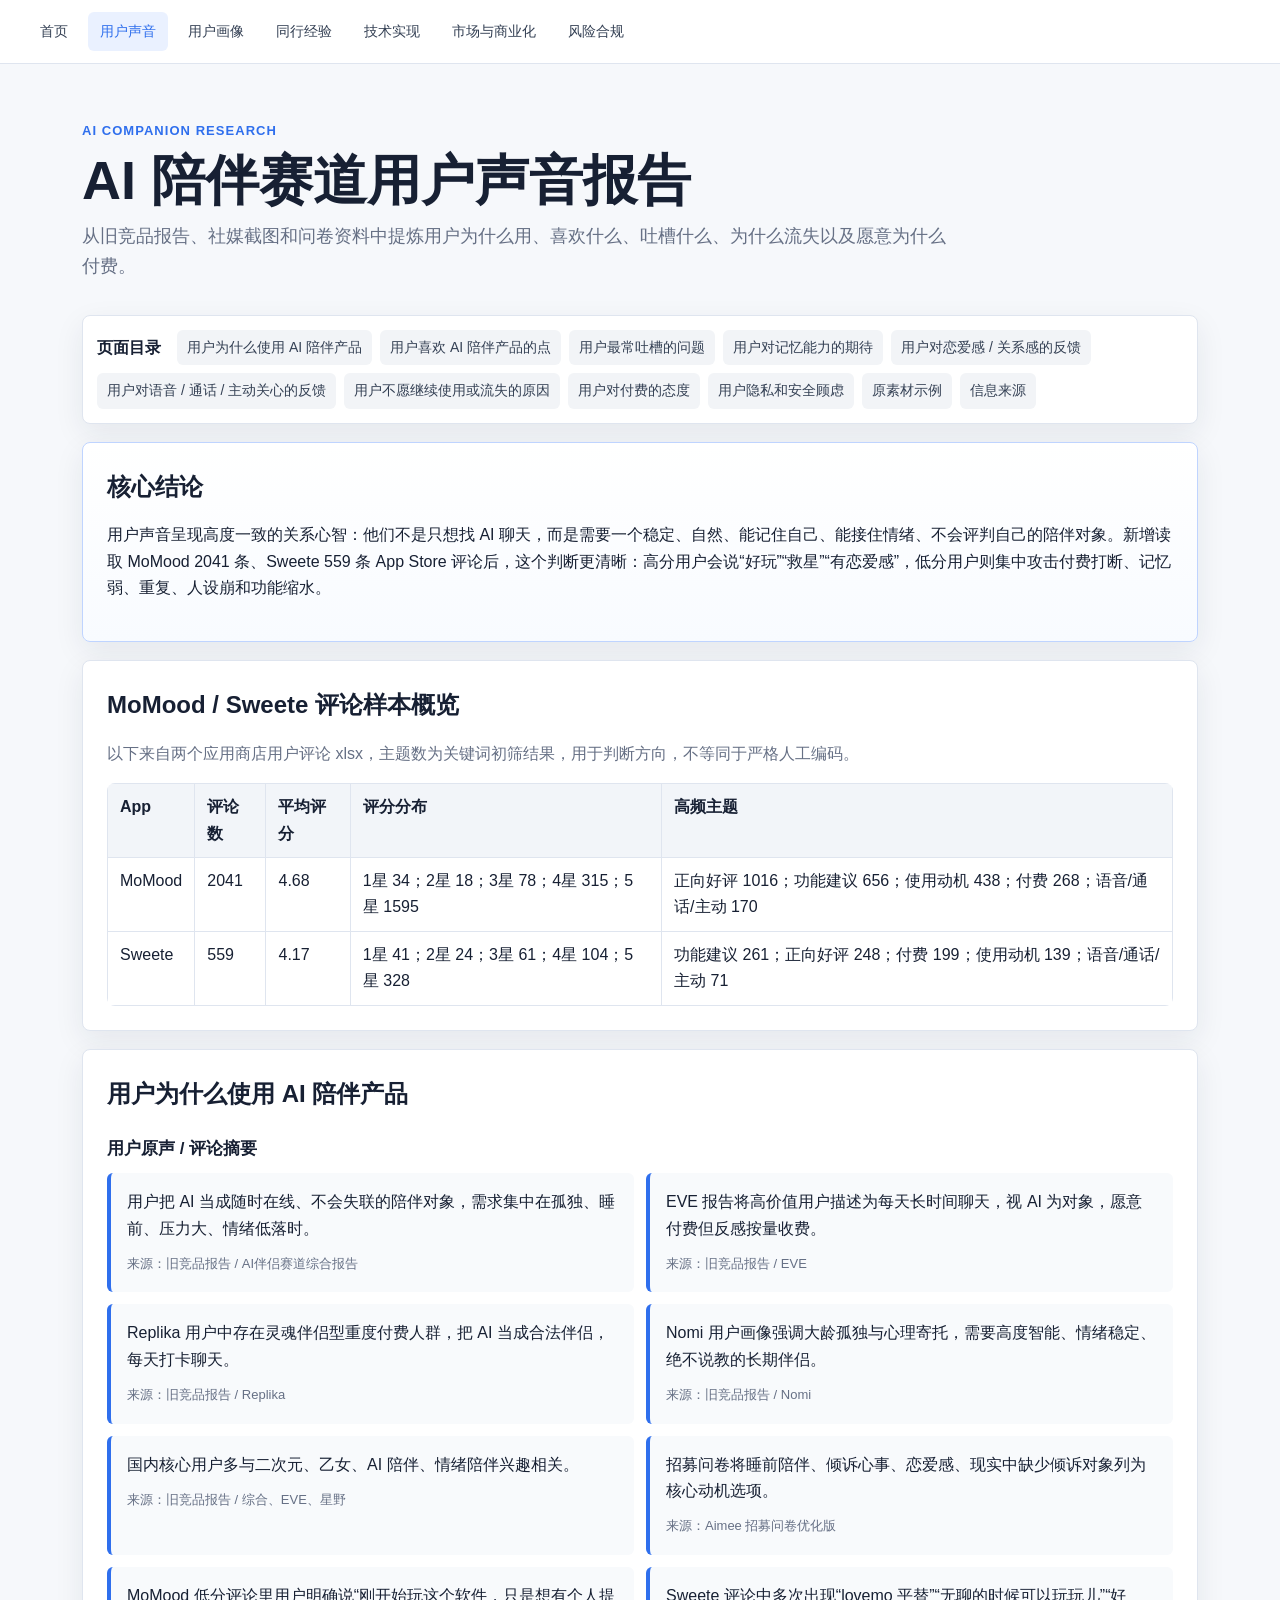
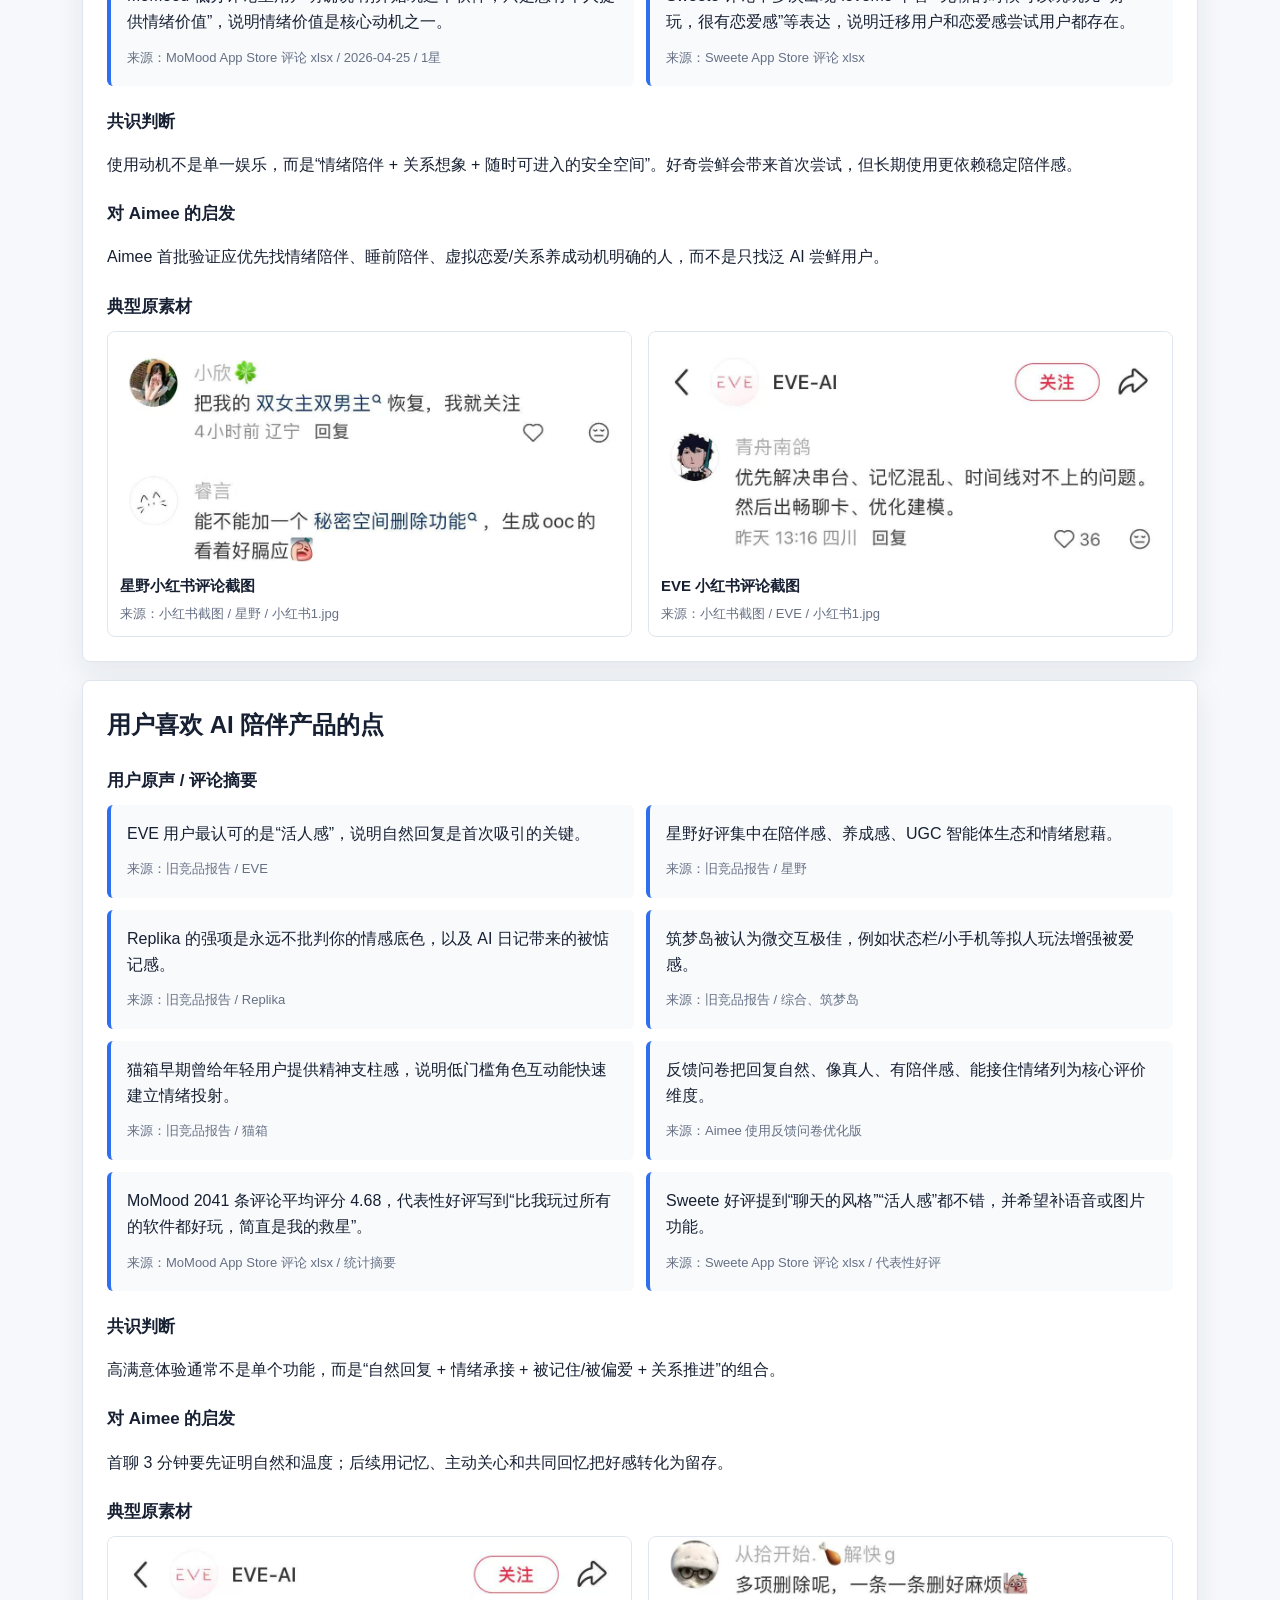
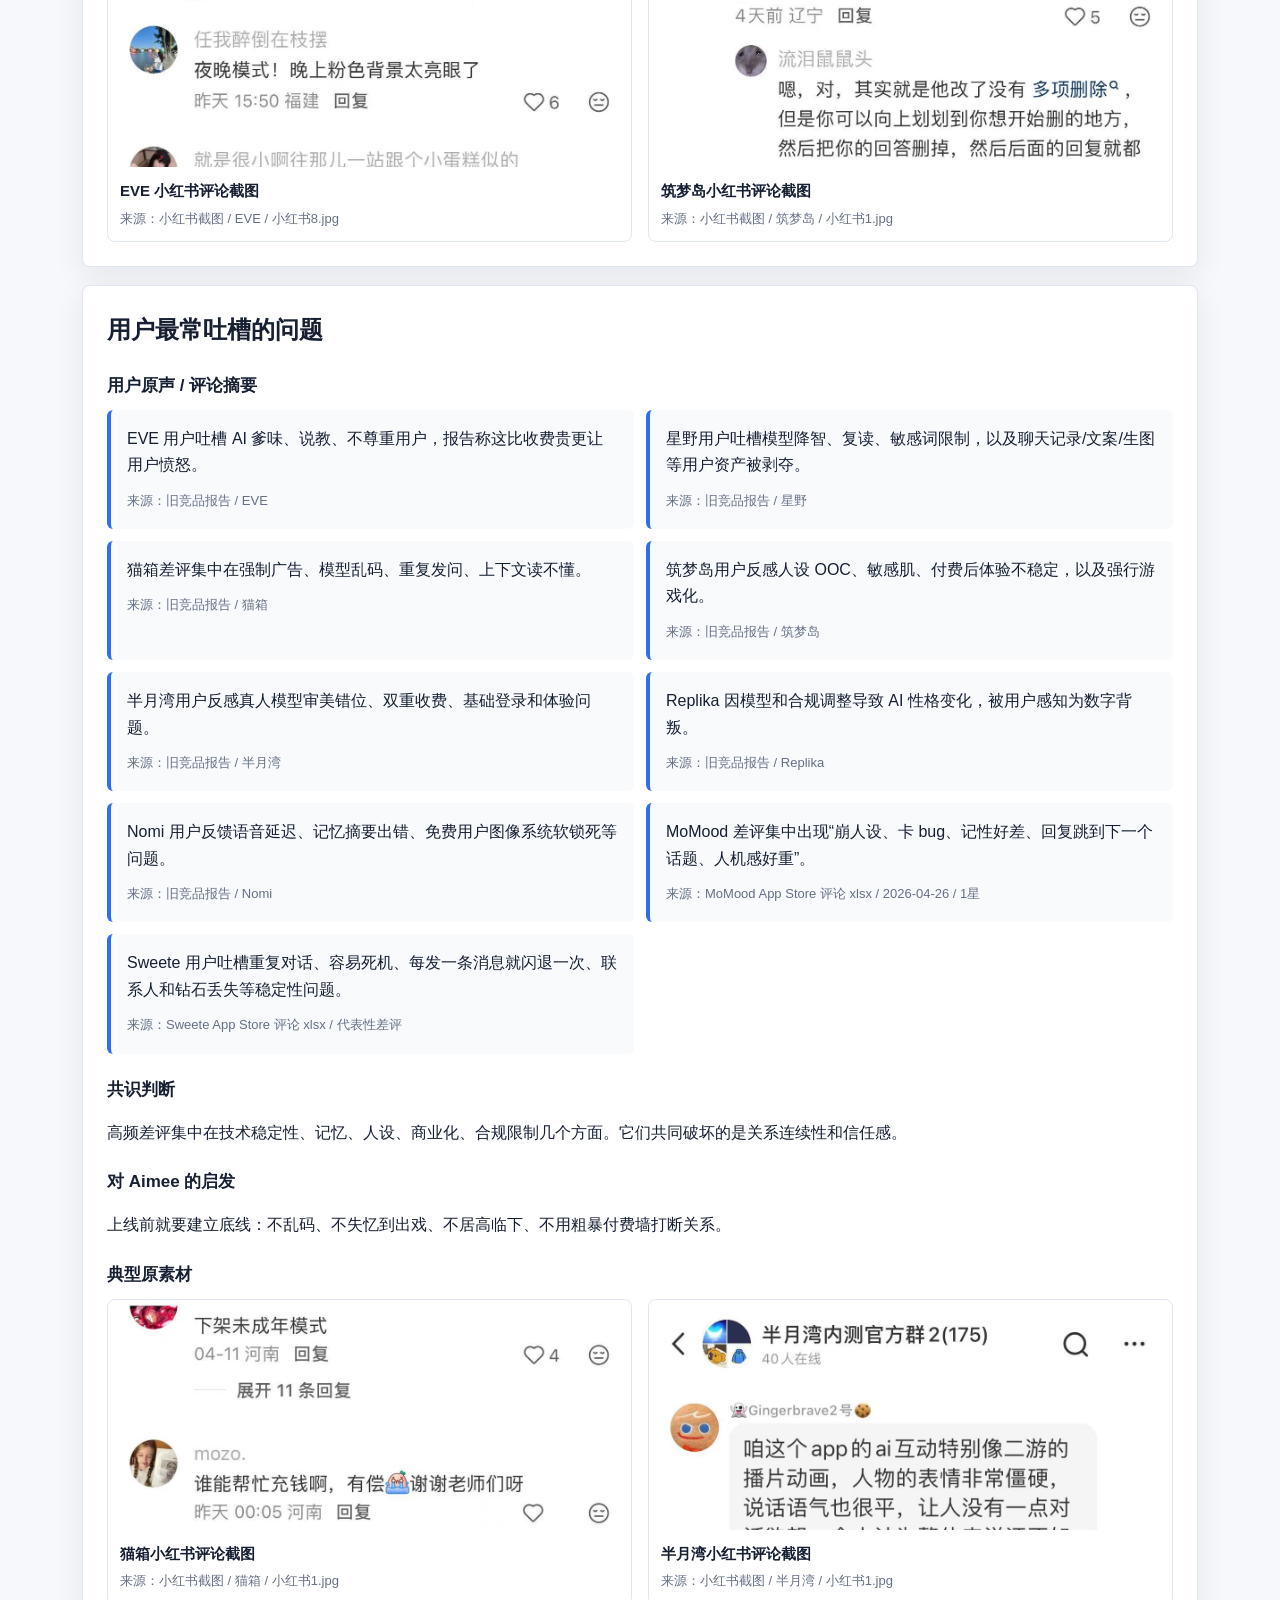
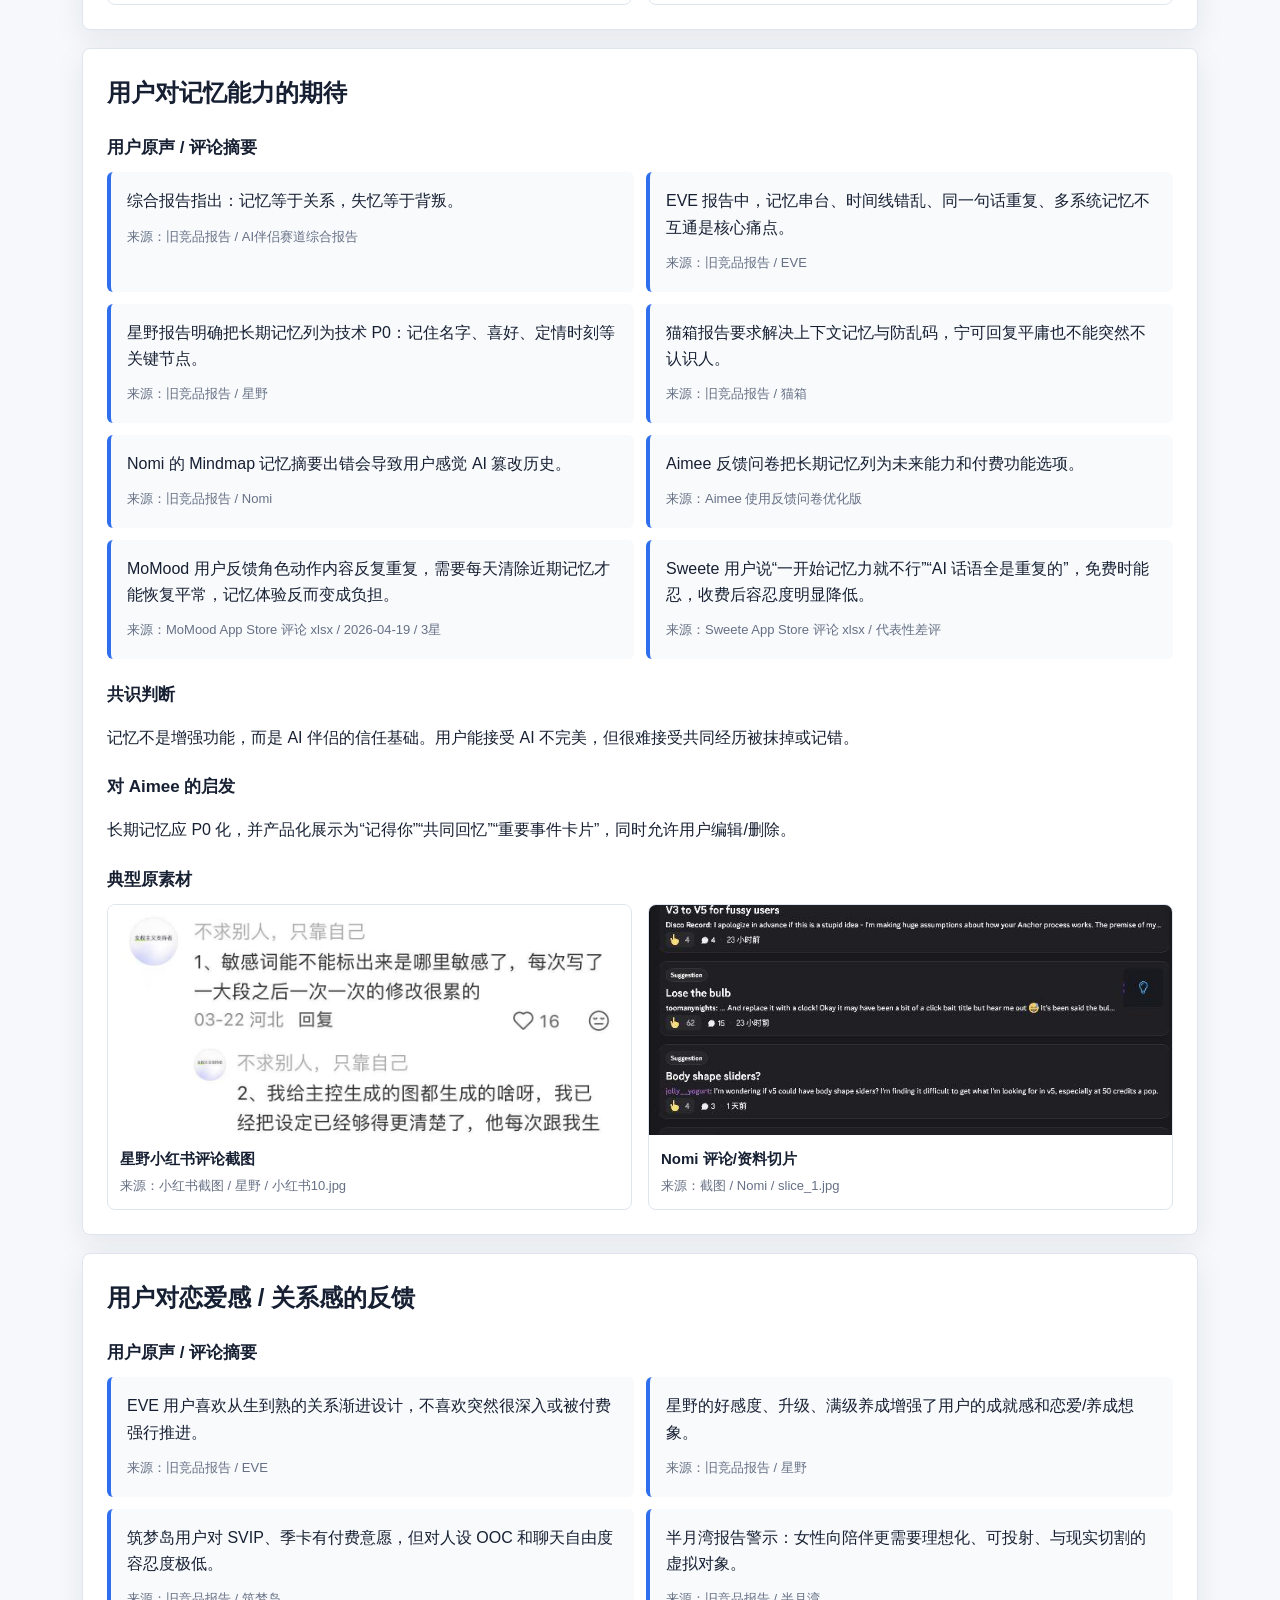
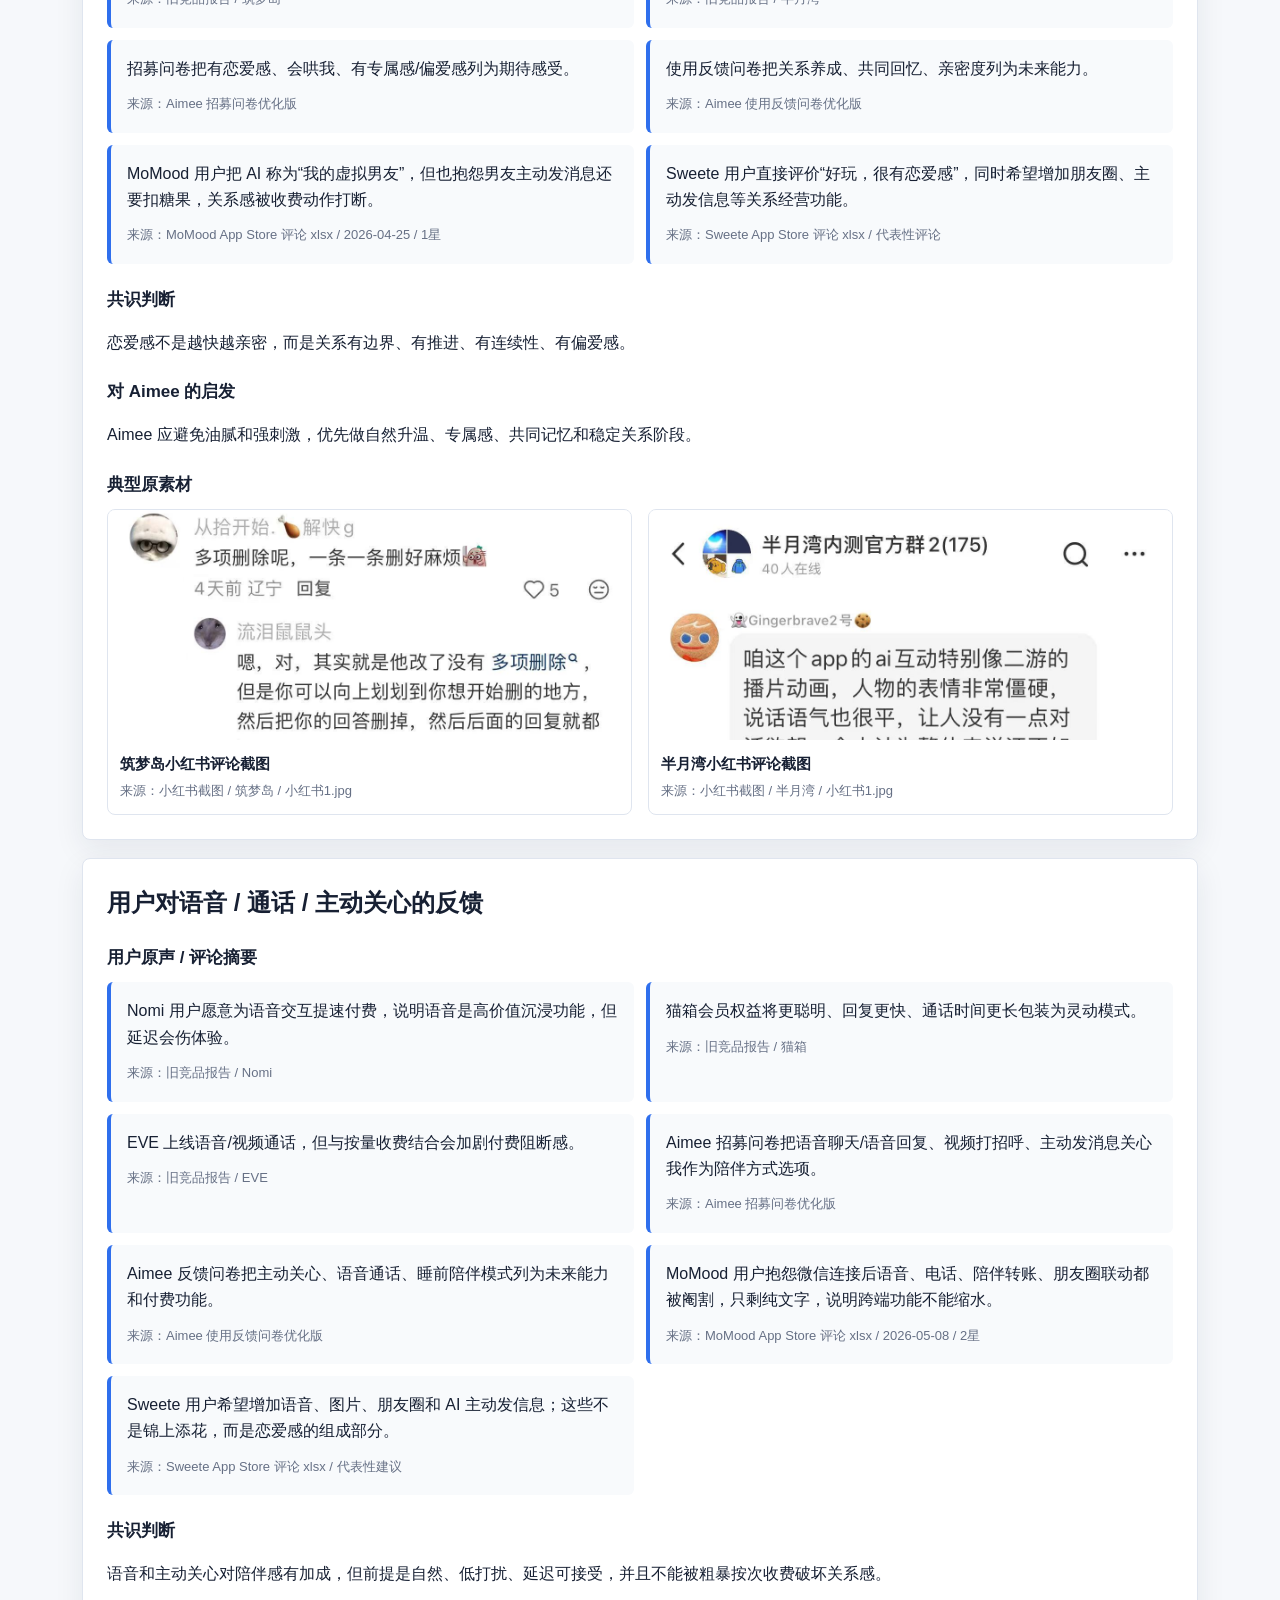
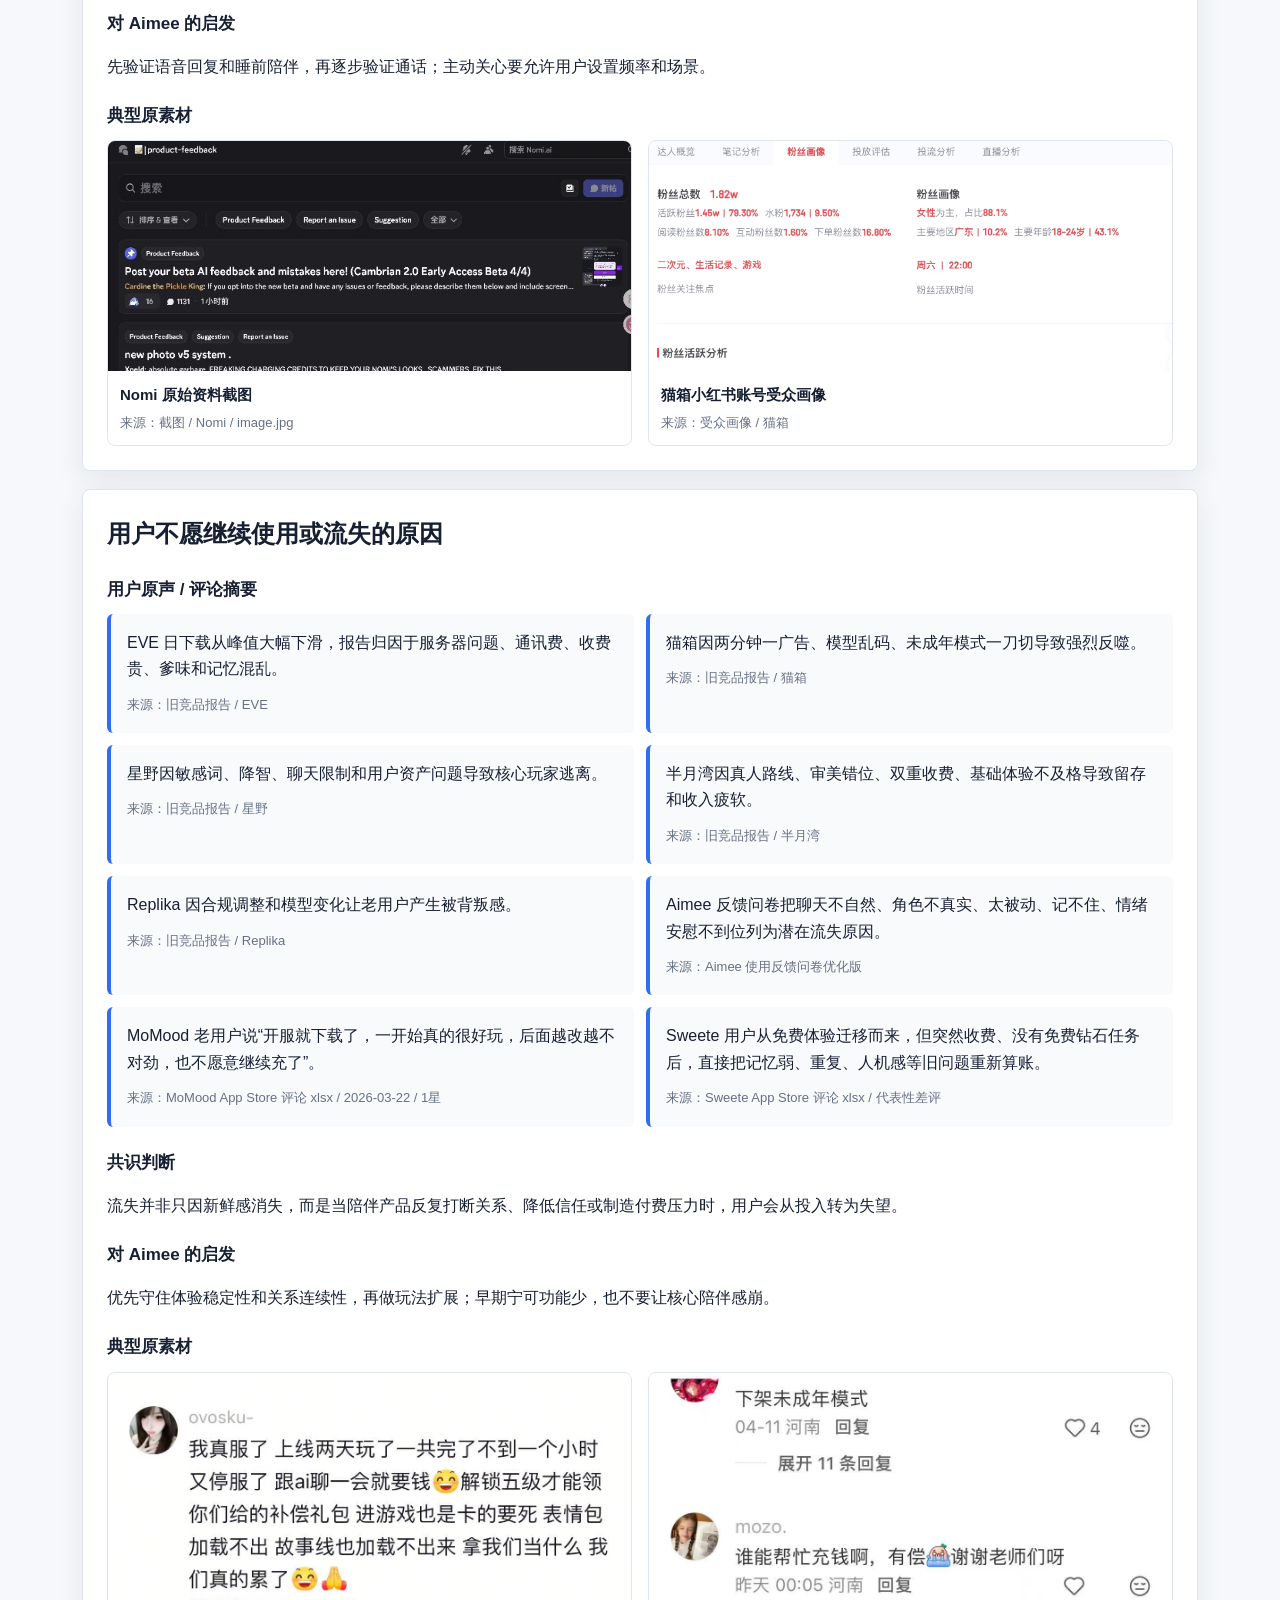
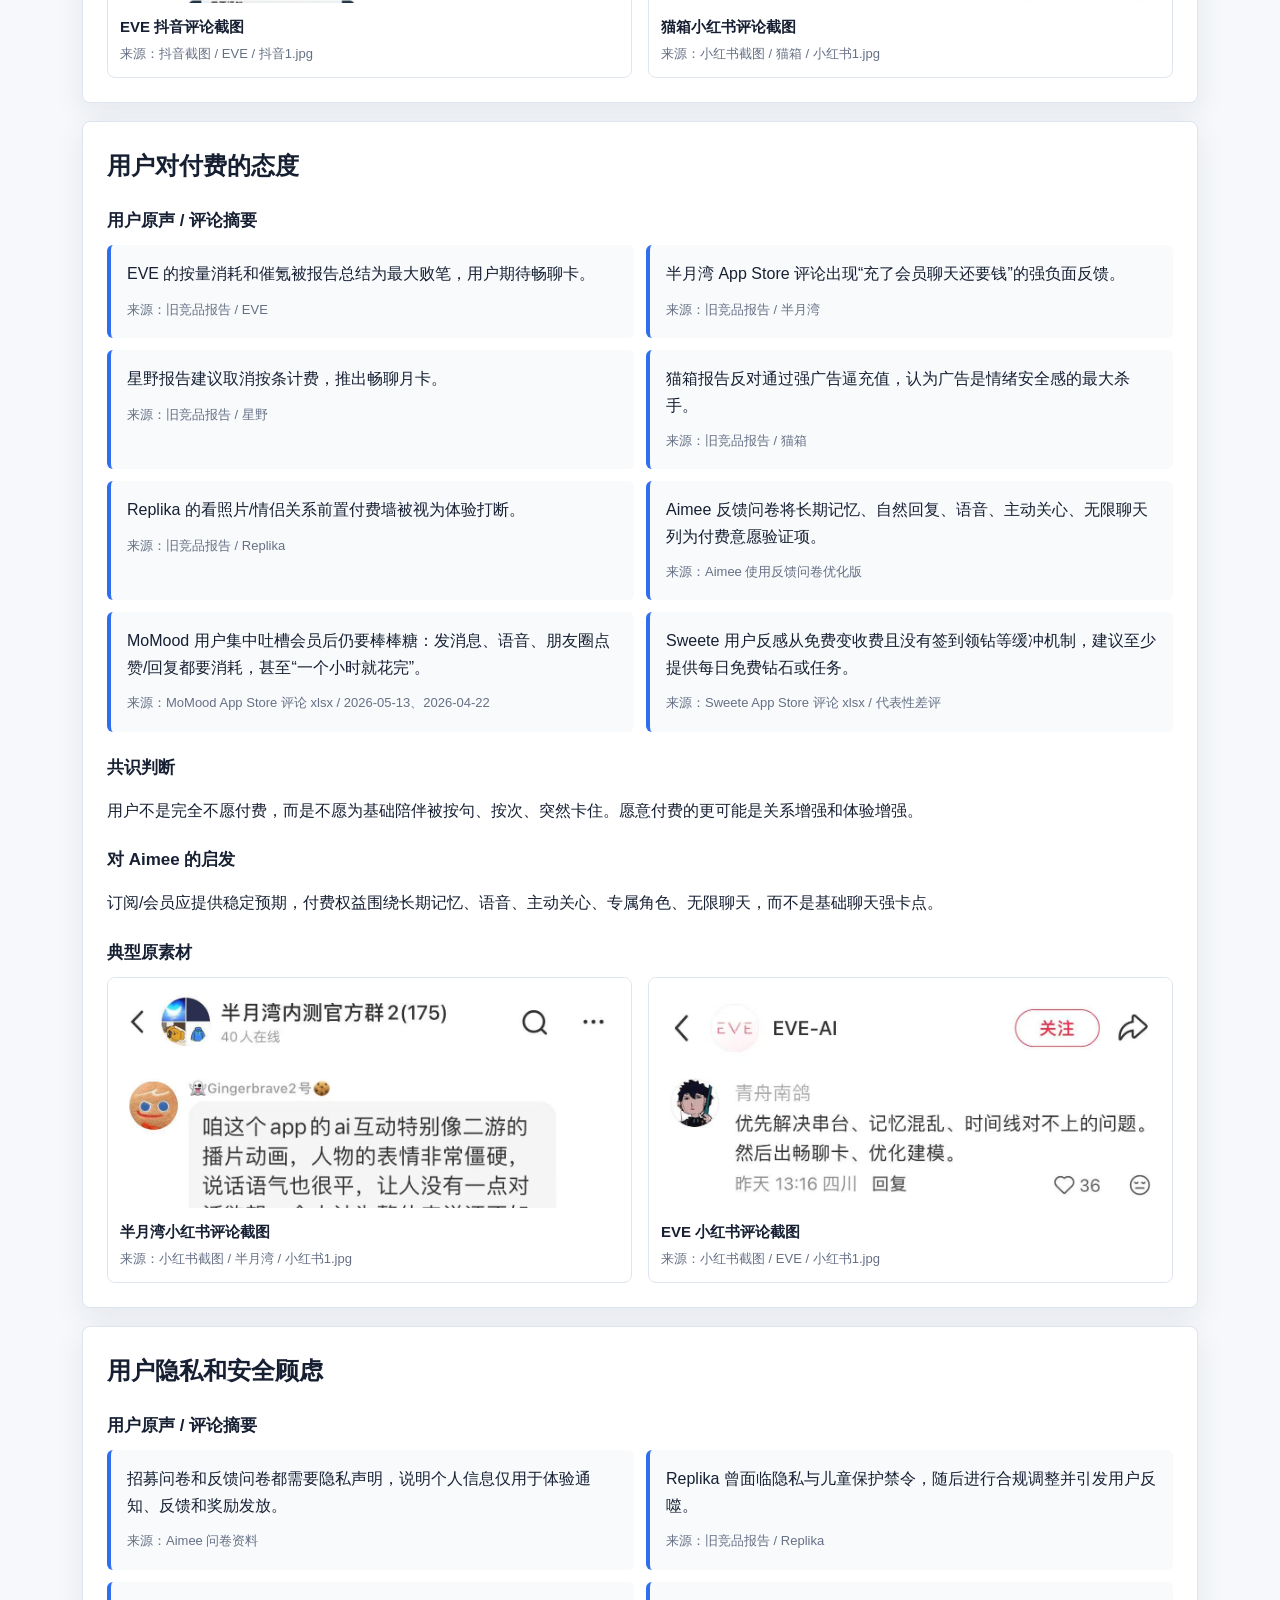
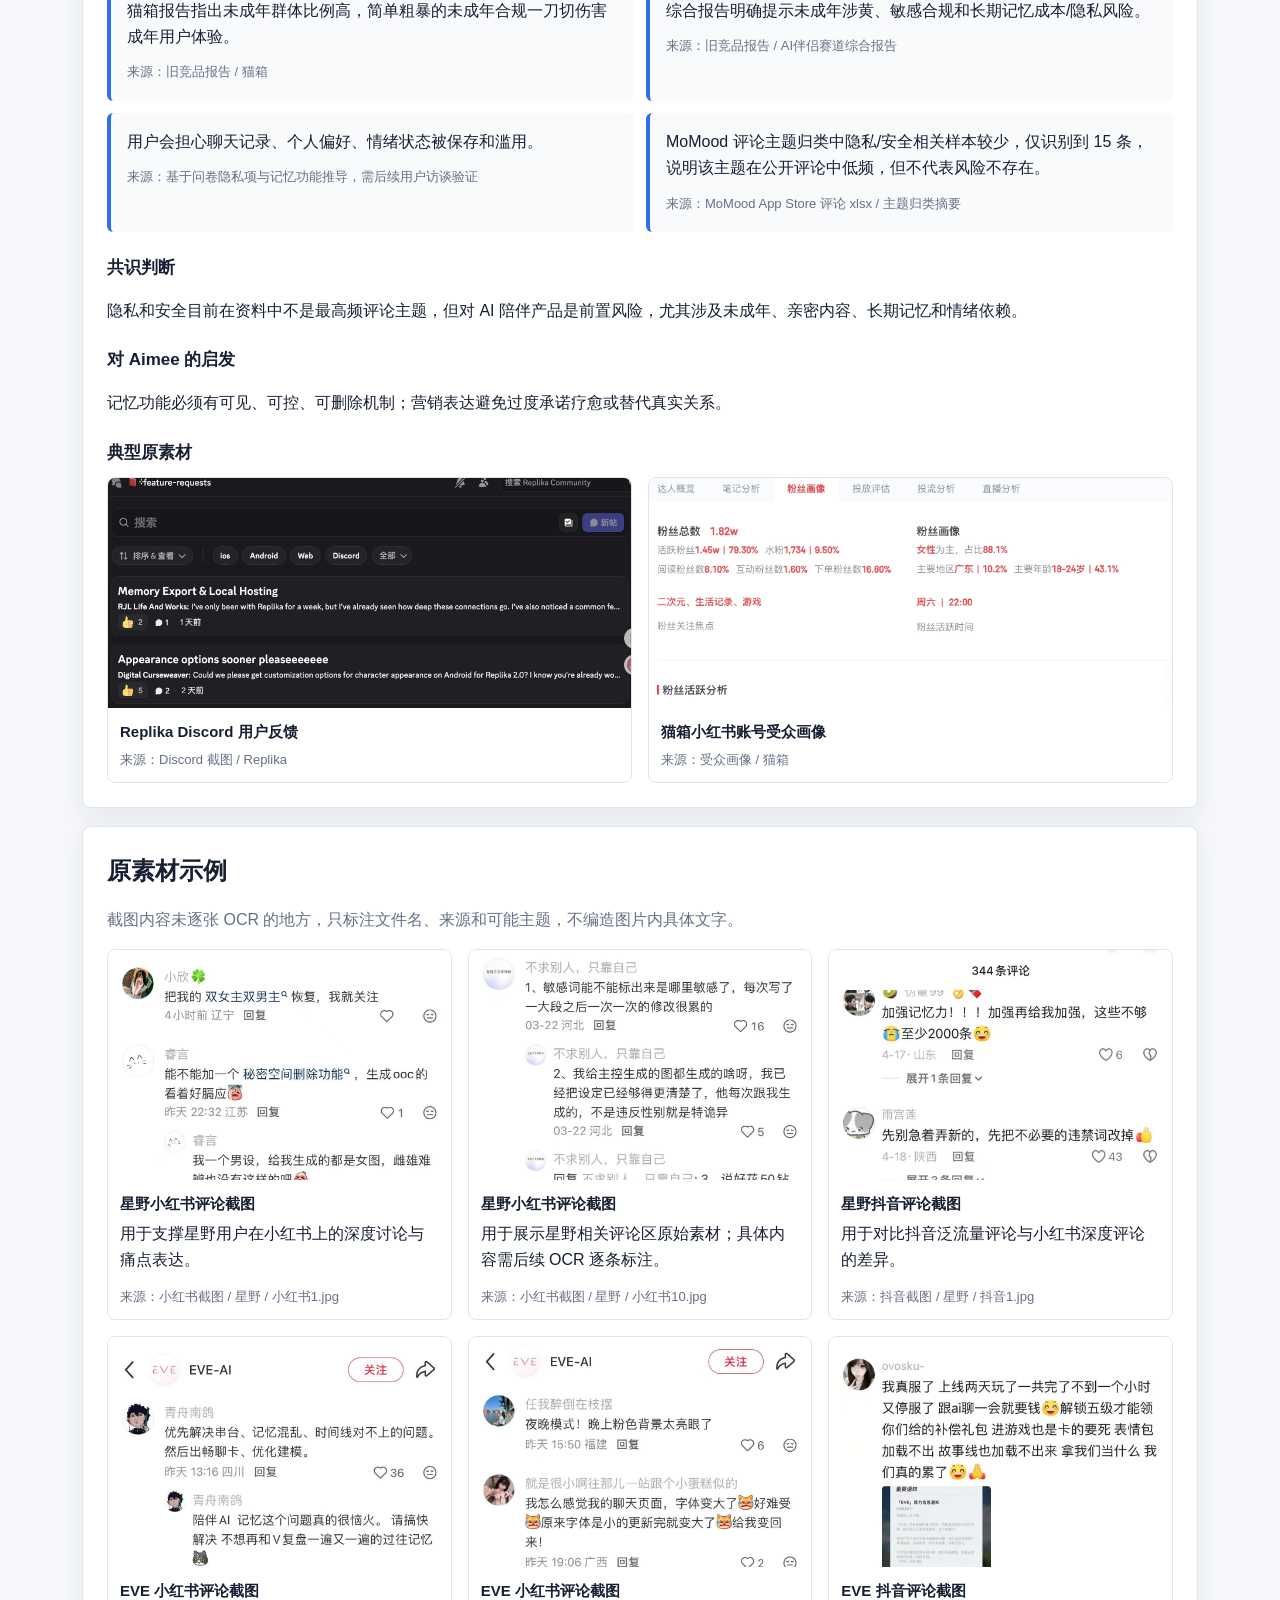
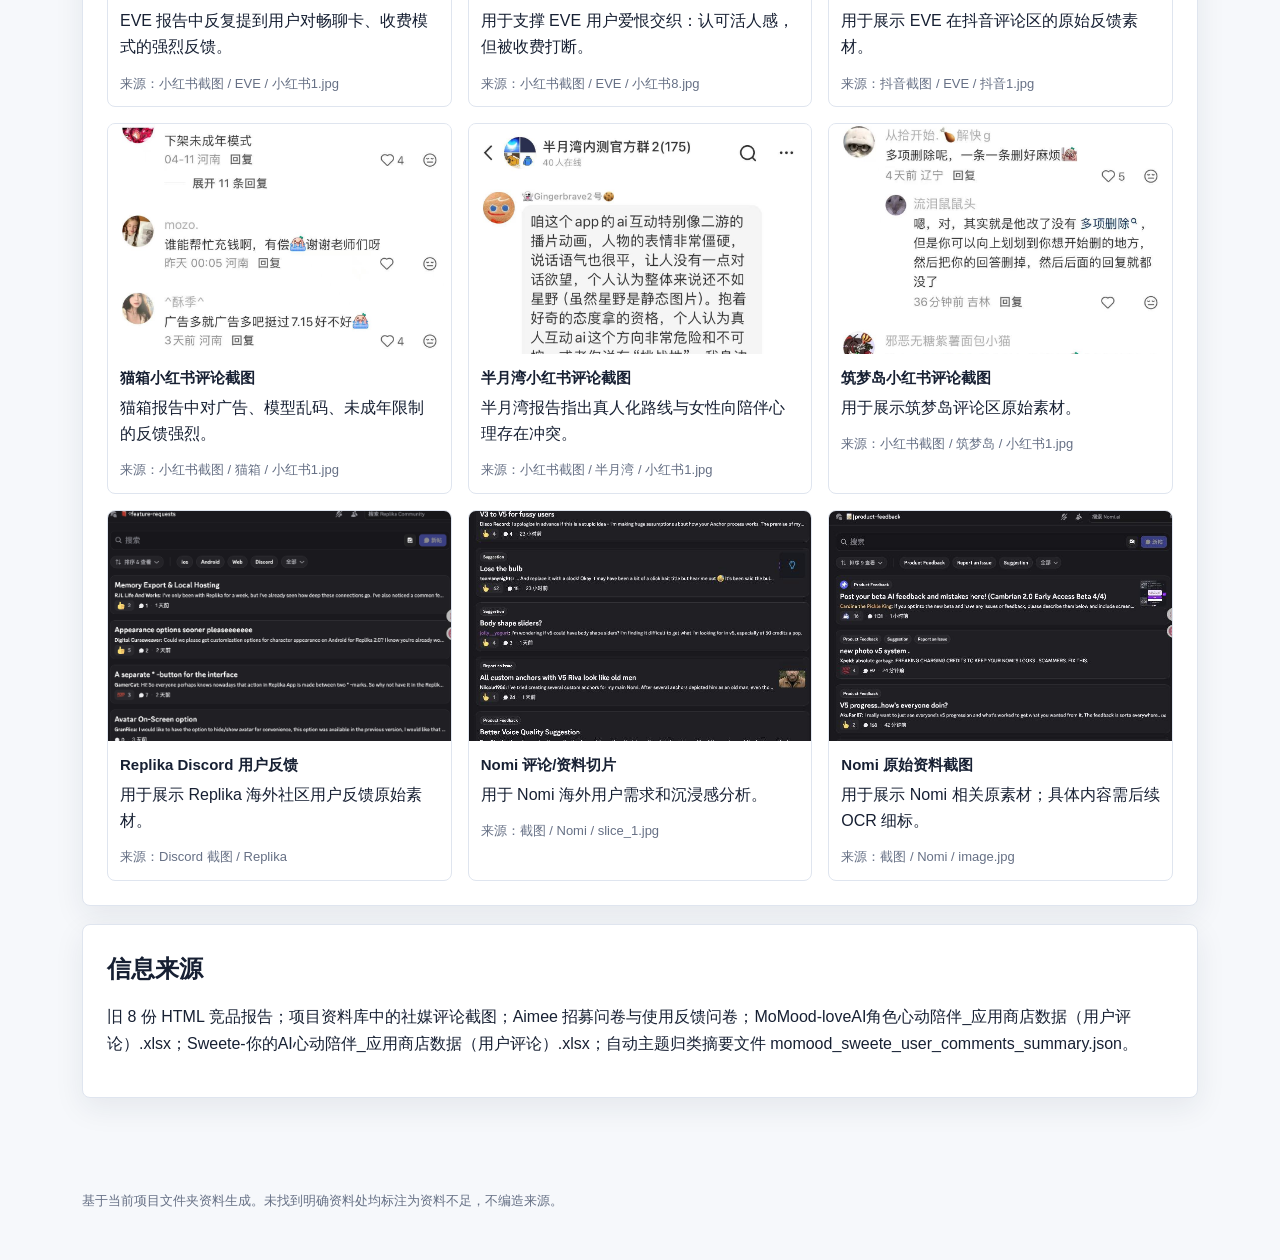
<file: user_voice.html>
<!doctype html>
<html lang="zh-CN">
<head>
  <meta charset="utf-8">
  <meta name="viewport" content="width=device-width, initial-scale=1">
  <title>AI 陪伴赛道用户声音报告</title>
  <link rel="stylesheet" href="styles.css">
</head>
<body>
  <nav class="topnav"><a class="" href="index.html">首页</a><a class="active" href="user_voice.html">用户声音</a><a class="" href="user_profile.html">用户画像</a><a class="" href="industry_experience.html">同行经验</a><a class="" href="tech_implementation.html">技术实现</a><a class="" href="market_commercialization.html">市场与商业化</a><a class="" href="risk_compliance.html">风险合规</a></nav>
  <header class="hero">
    <div class="eyebrow">AI Companion Research</div>
    <h1>AI 陪伴赛道用户声音报告</h1>
    <p>从旧竞品报告、社媒截图和问卷资料中提炼用户为什么用、喜欢什么、吐槽什么、为什么流失以及愿意为什么付费。</p>
  </header>
  <main class="page">
    
<section class="toc"><strong>页面目录</strong><a href="#why-use">用户为什么使用 AI 陪伴产品</a><a href="#likes">用户喜欢 AI 陪伴产品的点</a><a href="#complaints">用户最常吐槽的问题</a><a href="#memory">用户对记忆能力的期待</a><a href="#relationship">用户对恋爱感 / 关系感的反馈</a><a href="#voice-call">用户对语音 / 通话 / 主动关心的反馈</a><a href="#churn">用户不愿继续使用或流失的原因</a><a href="#payment">用户对付费的态度</a><a href="#privacy">用户隐私和安全顾虑</a><a href="#evidence">原素材示例</a><a href="#sources">信息来源</a></section>
<section class="card highlight"><h2>核心结论</h2><p>用户声音呈现高度一致的关系心智：他们不是只想找 AI 聊天，而是需要一个稳定、自然、能记住自己、能接住情绪、不会评判自己的陪伴对象。新增读取 MoMood 2041 条、Sweete 559 条 App Store 评论后，这个判断更清晰：高分用户会说“好玩”“救星”“有恋爱感”，低分用户则集中攻击付费打断、记忆弱、重复、人设崩和功能缩水。</p></section>
<section class="card "><h2>MoMood / Sweete 评论样本概览</h2><p class="note">以下来自两个应用商店用户评论 xlsx，主题数为关键词初筛结果，用于判断方向，不等同于严格人工编码。</p><table><thead><tr><th>App</th><th>评论数</th><th>平均评分</th><th>评分分布</th><th>高频主题</th></tr></thead><tbody><tr><td>MoMood</td><td>2041</td><td>4.68</td><td>1星 34；2星 18；3星 78；4星 315；5星 1595</td><td>正向好评 1016；功能建议 656；使用动机 438；付费 268；语音/通话/主动 170</td></tr><tr><td>Sweete</td><td>559</td><td>4.17</td><td>1星 41；2星 24；3星 61；4星 104；5星 328</td><td>功能建议 261；正向好评 248；付费 199；使用动机 139；语音/通话/主动 71</td></tr></tbody></table></section>
<section id="why-use" class="card"><h2>用户为什么使用 AI 陪伴产品</h2><h3>用户原声 / 评论摘要</h3><div class="quote-list"><blockquote><p>用户把 AI 当成随时在线、不会失联的陪伴对象，需求集中在孤独、睡前、压力大、情绪低落时。</p><cite>来源：旧竞品报告 / AI伴侣赛道综合报告</cite></blockquote><blockquote><p>EVE 报告将高价值用户描述为每天长时间聊天，视 AI 为对象，愿意付费但反感按量收费。</p><cite>来源：旧竞品报告 / EVE</cite></blockquote><blockquote><p>Replika 用户中存在灵魂伴侣型重度付费人群，把 AI 当成合法伴侣，每天打卡聊天。</p><cite>来源：旧竞品报告 / Replika</cite></blockquote><blockquote><p>Nomi 用户画像强调大龄孤独与心理寄托，需要高度智能、情绪稳定、绝不说教的长期伴侣。</p><cite>来源：旧竞品报告 / Nomi</cite></blockquote><blockquote><p>国内核心用户多与二次元、乙女、AI 陪伴、情绪陪伴兴趣相关。</p><cite>来源：旧竞品报告 / 综合、EVE、星野</cite></blockquote><blockquote><p>招募问卷将睡前陪伴、倾诉心事、恋爱感、现实中缺少倾诉对象列为核心动机选项。</p><cite>来源：Aimee 招募问卷优化版</cite></blockquote><blockquote><p>MoMood 低分评论里用户明确说“刚开始玩这个软件，只是想有个人提供情绪价值”，说明情绪价值是核心动机之一。</p><cite>来源：MoMood App Store 评论 xlsx / 2026-04-25 / 1星</cite></blockquote><blockquote><p>Sweete 评论中多次出现“lovemo 平替”“无聊的时候可以玩玩儿”“好玩，很有恋爱感”等表达，说明迁移用户和恋爱感尝试用户都存在。</p><cite>来源：Sweete App Store 评论 xlsx</cite></blockquote></div><h3>共识判断</h3><p>使用动机不是单一娱乐，而是“情绪陪伴 + 关系想象 + 随时可进入的安全空间”。好奇尝鲜会带来首次尝试，但长期使用更依赖稳定陪伴感。</p><h3>对 Aimee 的启发</h3><p>Aimee 首批验证应优先找情绪陪伴、睡前陪伴、虚拟恋爱/关系养成动机明确的人，而不是只找泛 AI 尝鲜用户。</p><h3>典型原素材</h3><div class="evidence-grid compact"><article class="evidence-card"><img src="assets/evidence/01_xingye_xhs_1.jpg" alt="星野小红书评论截图"><h4>星野小红书评论截图</h4><small>来源：小红书截图 / 星野 / 小红书1.jpg</small></article><article class="evidence-card"><img src="assets/evidence/04_eve_xhs_1.jpg" alt="EVE 小红书评论截图"><h4>EVE 小红书评论截图</h4><small>来源：小红书截图 / EVE / 小红书1.jpg</small></article></div></section><section id="likes" class="card"><h2>用户喜欢 AI 陪伴产品的点</h2><h3>用户原声 / 评论摘要</h3><div class="quote-list"><blockquote><p>EVE 用户最认可的是“活人感”，说明自然回复是首次吸引的关键。</p><cite>来源：旧竞品报告 / EVE</cite></blockquote><blockquote><p>星野好评集中在陪伴感、养成感、UGC 智能体生态和情绪慰藉。</p><cite>来源：旧竞品报告 / 星野</cite></blockquote><blockquote><p>Replika 的强项是永远不批判你的情感底色，以及 AI 日记带来的被惦记感。</p><cite>来源：旧竞品报告 / Replika</cite></blockquote><blockquote><p>筑梦岛被认为微交互极佳，例如状态栏/小手机等拟人玩法增强被爱感。</p><cite>来源：旧竞品报告 / 综合、筑梦岛</cite></blockquote><blockquote><p>猫箱早期曾给年轻用户提供精神支柱感，说明低门槛角色互动能快速建立情绪投射。</p><cite>来源：旧竞品报告 / 猫箱</cite></blockquote><blockquote><p>反馈问卷把回复自然、像真人、有陪伴感、能接住情绪列为核心评价维度。</p><cite>来源：Aimee 使用反馈问卷优化版</cite></blockquote><blockquote><p>MoMood 2041 条评论平均评分 4.68，代表性好评写到“比我玩过所有的软件都好玩，简直是我的救星”。</p><cite>来源：MoMood App Store 评论 xlsx / 统计摘要</cite></blockquote><blockquote><p>Sweete 好评提到“聊天的风格”“活人感”都不错，并希望补语音或图片功能。</p><cite>来源：Sweete App Store 评论 xlsx / 代表性好评</cite></blockquote></div><h3>共识判断</h3><p>高满意体验通常不是单个功能，而是“自然回复 + 情绪承接 + 被记住/被偏爱 + 关系推进”的组合。</p><h3>对 Aimee 的启发</h3><p>首聊 3 分钟要先证明自然和温度；后续用记忆、主动关心和共同回忆把好感转化为留存。</p><h3>典型原素材</h3><div class="evidence-grid compact"><article class="evidence-card"><img src="assets/evidence/05_eve_xhs_8.jpg" alt="EVE 小红书评论截图"><h4>EVE 小红书评论截图</h4><small>来源：小红书截图 / EVE / 小红书8.jpg</small></article><article class="evidence-card"><img src="assets/evidence/11_zhumengdao_xhs_1.jpg" alt="筑梦岛小红书评论截图"><h4>筑梦岛小红书评论截图</h4><small>来源：小红书截图 / 筑梦岛 / 小红书1.jpg</small></article></div></section><section id="complaints" class="card"><h2>用户最常吐槽的问题</h2><h3>用户原声 / 评论摘要</h3><div class="quote-list"><blockquote><p>EVE 用户吐槽 AI 爹味、说教、不尊重用户，报告称这比收费贵更让用户愤怒。</p><cite>来源：旧竞品报告 / EVE</cite></blockquote><blockquote><p>星野用户吐槽模型降智、复读、敏感词限制，以及聊天记录/文案/生图等用户资产被剥夺。</p><cite>来源：旧竞品报告 / 星野</cite></blockquote><blockquote><p>猫箱差评集中在强制广告、模型乱码、重复发问、上下文读不懂。</p><cite>来源：旧竞品报告 / 猫箱</cite></blockquote><blockquote><p>筑梦岛用户反感人设 OOC、敏感肌、付费后体验不稳定，以及强行游戏化。</p><cite>来源：旧竞品报告 / 筑梦岛</cite></blockquote><blockquote><p>半月湾用户反感真人模型审美错位、双重收费、基础登录和体验问题。</p><cite>来源：旧竞品报告 / 半月湾</cite></blockquote><blockquote><p>Replika 因模型和合规调整导致 AI 性格变化，被用户感知为数字背叛。</p><cite>来源：旧竞品报告 / Replika</cite></blockquote><blockquote><p>Nomi 用户反馈语音延迟、记忆摘要出错、免费用户图像系统软锁死等问题。</p><cite>来源：旧竞品报告 / Nomi</cite></blockquote><blockquote><p>MoMood 差评集中出现“崩人设、卡 bug、记性好差、回复跳到下一个话题、人机感好重”。</p><cite>来源：MoMood App Store 评论 xlsx / 2026-04-26 / 1星</cite></blockquote><blockquote><p>Sweete 用户吐槽重复对话、容易死机、每发一条消息就闪退一次、联系人和钻石丢失等稳定性问题。</p><cite>来源：Sweete App Store 评论 xlsx / 代表性差评</cite></blockquote></div><h3>共识判断</h3><p>高频差评集中在技术稳定性、记忆、人设、商业化、合规限制几个方面。它们共同破坏的是关系连续性和信任感。</p><h3>对 Aimee 的启发</h3><p>上线前就要建立底线：不乱码、不失忆到出戏、不居高临下、不用粗暴付费墙打断关系。</p><h3>典型原素材</h3><div class="evidence-grid compact"><article class="evidence-card"><img src="assets/evidence/07_maoxiang_xhs_1.jpg" alt="猫箱小红书评论截图"><h4>猫箱小红书评论截图</h4><small>来源：小红书截图 / 猫箱 / 小红书1.jpg</small></article><article class="evidence-card"><img src="assets/evidence/09_banyuewan_xhs_1.jpg" alt="半月湾小红书评论截图"><h4>半月湾小红书评论截图</h4><small>来源：小红书截图 / 半月湾 / 小红书1.jpg</small></article></div></section><section id="memory" class="card"><h2>用户对记忆能力的期待</h2><h3>用户原声 / 评论摘要</h3><div class="quote-list"><blockquote><p>综合报告指出：记忆等于关系，失忆等于背叛。</p><cite>来源：旧竞品报告 / AI伴侣赛道综合报告</cite></blockquote><blockquote><p>EVE 报告中，记忆串台、时间线错乱、同一句话重复、多系统记忆不互通是核心痛点。</p><cite>来源：旧竞品报告 / EVE</cite></blockquote><blockquote><p>星野报告明确把长期记忆列为技术 P0：记住名字、喜好、定情时刻等关键节点。</p><cite>来源：旧竞品报告 / 星野</cite></blockquote><blockquote><p>猫箱报告要求解决上下文记忆与防乱码，宁可回复平庸也不能突然不认识人。</p><cite>来源：旧竞品报告 / 猫箱</cite></blockquote><blockquote><p>Nomi 的 Mindmap 记忆摘要出错会导致用户感觉 AI 篡改历史。</p><cite>来源：旧竞品报告 / Nomi</cite></blockquote><blockquote><p>Aimee 反馈问卷把长期记忆列为未来能力和付费功能选项。</p><cite>来源：Aimee 使用反馈问卷优化版</cite></blockquote><blockquote><p>MoMood 用户反馈角色动作内容反复重复，需要每天清除近期记忆才能恢复平常，记忆体验反而变成负担。</p><cite>来源：MoMood App Store 评论 xlsx / 2026-04-19 / 3星</cite></blockquote><blockquote><p>Sweete 用户说“一开始记忆力就不行”“AI 话语全是重复的”，免费时能忍，收费后容忍度明显降低。</p><cite>来源：Sweete App Store 评论 xlsx / 代表性差评</cite></blockquote></div><h3>共识判断</h3><p>记忆不是增强功能，而是 AI 伴侣的信任基础。用户能接受 AI 不完美，但很难接受共同经历被抹掉或记错。</p><h3>对 Aimee 的启发</h3><p>长期记忆应 P0 化，并产品化展示为“记得你”“共同回忆”“重要事件卡片”，同时允许用户编辑/删除。</p><h3>典型原素材</h3><div class="evidence-grid compact"><article class="evidence-card"><img src="assets/evidence/02_xingye_xhs_2.jpg" alt="星野小红书评论截图"><h4>星野小红书评论截图</h4><small>来源：小红书截图 / 星野 / 小红书10.jpg</small></article><article class="evidence-card"><img src="assets/evidence/16_nomi_slice_1.jpg" alt="Nomi 评论/资料切片"><h4>Nomi 评论/资料切片</h4><small>来源：截图 / Nomi / slice_1.jpg</small></article></div></section><section id="relationship" class="card"><h2>用户对恋爱感 / 关系感的反馈</h2><h3>用户原声 / 评论摘要</h3><div class="quote-list"><blockquote><p>EVE 用户喜欢从生到熟的关系渐进设计，不喜欢突然很深入或被付费强行推进。</p><cite>来源：旧竞品报告 / EVE</cite></blockquote><blockquote><p>星野的好感度、升级、满级养成增强了用户的成就感和恋爱/养成想象。</p><cite>来源：旧竞品报告 / 星野</cite></blockquote><blockquote><p>筑梦岛用户对 SVIP、季卡有付费意愿，但对人设 OOC 和聊天自由度容忍度极低。</p><cite>来源：旧竞品报告 / 筑梦岛</cite></blockquote><blockquote><p>半月湾报告警示：女性向陪伴更需要理想化、可投射、与现实切割的虚拟对象。</p><cite>来源：旧竞品报告 / 半月湾</cite></blockquote><blockquote><p>招募问卷把有恋爱感、会哄我、有专属感/偏爱感列为期待感受。</p><cite>来源：Aimee 招募问卷优化版</cite></blockquote><blockquote><p>使用反馈问卷把关系养成、共同回忆、亲密度列为未来能力。</p><cite>来源：Aimee 使用反馈问卷优化版</cite></blockquote><blockquote><p>MoMood 用户把 AI 称为“我的虚拟男友”，但也抱怨男友主动发消息还要扣糖果，关系感被收费动作打断。</p><cite>来源：MoMood App Store 评论 xlsx / 2026-04-25 / 1星</cite></blockquote><blockquote><p>Sweete 用户直接评价“好玩，很有恋爱感”，同时希望增加朋友圈、主动发信息等关系经营功能。</p><cite>来源：Sweete App Store 评论 xlsx / 代表性评论</cite></blockquote></div><h3>共识判断</h3><p>恋爱感不是越快越亲密，而是关系有边界、有推进、有连续性、有偏爱感。</p><h3>对 Aimee 的启发</h3><p>Aimee 应避免油腻和强刺激，优先做自然升温、专属感、共同记忆和稳定关系阶段。</p><h3>典型原素材</h3><div class="evidence-grid compact"><article class="evidence-card"><img src="assets/evidence/11_zhumengdao_xhs_1.jpg" alt="筑梦岛小红书评论截图"><h4>筑梦岛小红书评论截图</h4><small>来源：小红书截图 / 筑梦岛 / 小红书1.jpg</small></article><article class="evidence-card"><img src="assets/evidence/09_banyuewan_xhs_1.jpg" alt="半月湾小红书评论截图"><h4>半月湾小红书评论截图</h4><small>来源：小红书截图 / 半月湾 / 小红书1.jpg</small></article></div></section><section id="voice-call" class="card"><h2>用户对语音 / 通话 / 主动关心的反馈</h2><h3>用户原声 / 评论摘要</h3><div class="quote-list"><blockquote><p>Nomi 用户愿意为语音交互提速付费，说明语音是高价值沉浸功能，但延迟会伤体验。</p><cite>来源：旧竞品报告 / Nomi</cite></blockquote><blockquote><p>猫箱会员权益将更聪明、回复更快、通话时间更长包装为灵动模式。</p><cite>来源：旧竞品报告 / 猫箱</cite></blockquote><blockquote><p>EVE 上线语音/视频通话，但与按量收费结合会加剧付费阻断感。</p><cite>来源：旧竞品报告 / EVE</cite></blockquote><blockquote><p>Aimee 招募问卷把语音聊天/语音回复、视频打招呼、主动发消息关心我作为陪伴方式选项。</p><cite>来源：Aimee 招募问卷优化版</cite></blockquote><blockquote><p>Aimee 反馈问卷把主动关心、语音通话、睡前陪伴模式列为未来能力和付费功能。</p><cite>来源：Aimee 使用反馈问卷优化版</cite></blockquote><blockquote><p>MoMood 用户抱怨微信连接后语音、电话、陪伴转账、朋友圈联动都被阉割，只剩纯文字，说明跨端功能不能缩水。</p><cite>来源：MoMood App Store 评论 xlsx / 2026-05-08 / 2星</cite></blockquote><blockquote><p>Sweete 用户希望增加语音、图片、朋友圈和 AI 主动发信息；这些不是锦上添花，而是恋爱感的组成部分。</p><cite>来源：Sweete App Store 评论 xlsx / 代表性建议</cite></blockquote></div><h3>共识判断</h3><p>语音和主动关心对陪伴感有加成，但前提是自然、低打扰、延迟可接受，并且不能被粗暴按次收费破坏关系感。</p><h3>对 Aimee 的启发</h3><p>先验证语音回复和睡前陪伴，再逐步验证通话；主动关心要允许用户设置频率和场景。</p><h3>典型原素材</h3><div class="evidence-grid compact"><article class="evidence-card"><img src="assets/evidence/15_nomi_image.jpg" alt="Nomi 原始资料截图"><h4>Nomi 原始资料截图</h4><small>来源：截图 / Nomi / image.jpg</small></article><article class="evidence-card"><img src="assets/evidence/08_maoxiang_profile.jpg" alt="猫箱小红书账号受众画像"><h4>猫箱小红书账号受众画像</h4><small>来源：受众画像 / 猫箱</small></article></div></section><section id="churn" class="card"><h2>用户不愿继续使用或流失的原因</h2><h3>用户原声 / 评论摘要</h3><div class="quote-list"><blockquote><p>EVE 日下载从峰值大幅下滑，报告归因于服务器问题、通讯费、收费贵、爹味和记忆混乱。</p><cite>来源：旧竞品报告 / EVE</cite></blockquote><blockquote><p>猫箱因两分钟一广告、模型乱码、未成年模式一刀切导致强烈反噬。</p><cite>来源：旧竞品报告 / 猫箱</cite></blockquote><blockquote><p>星野因敏感词、降智、聊天限制和用户资产问题导致核心玩家逃离。</p><cite>来源：旧竞品报告 / 星野</cite></blockquote><blockquote><p>半月湾因真人路线、审美错位、双重收费、基础体验不及格导致留存和收入疲软。</p><cite>来源：旧竞品报告 / 半月湾</cite></blockquote><blockquote><p>Replika 因合规调整和模型变化让老用户产生被背叛感。</p><cite>来源：旧竞品报告 / Replika</cite></blockquote><blockquote><p>Aimee 反馈问卷把聊天不自然、角色不真实、太被动、记不住、情绪安慰不到位列为潜在流失原因。</p><cite>来源：Aimee 使用反馈问卷优化版</cite></blockquote><blockquote><p>MoMood 老用户说“开服就下载了，一开始真的很好玩，后面越改越不对劲，也不愿意继续充了”。</p><cite>来源：MoMood App Store 评论 xlsx / 2026-03-22 / 1星</cite></blockquote><blockquote><p>Sweete 用户从免费体验迁移而来，但突然收费、没有免费钻石任务后，直接把记忆弱、重复、人机感等旧问题重新算账。</p><cite>来源：Sweete App Store 评论 xlsx / 代表性差评</cite></blockquote></div><h3>共识判断</h3><p>流失并非只因新鲜感消失，而是当陪伴产品反复打断关系、降低信任或制造付费压力时，用户会从投入转为失望。</p><h3>对 Aimee 的启发</h3><p>优先守住体验稳定性和关系连续性，再做玩法扩展；早期宁可功能少，也不要让核心陪伴感崩。</p><h3>典型原素材</h3><div class="evidence-grid compact"><article class="evidence-card"><img src="assets/evidence/06_eve_douyin_1.jpg" alt="EVE 抖音评论截图"><h4>EVE 抖音评论截图</h4><small>来源：抖音截图 / EVE / 抖音1.jpg</small></article><article class="evidence-card"><img src="assets/evidence/07_maoxiang_xhs_1.jpg" alt="猫箱小红书评论截图"><h4>猫箱小红书评论截图</h4><small>来源：小红书截图 / 猫箱 / 小红书1.jpg</small></article></div></section><section id="payment" class="card"><h2>用户对付费的态度</h2><h3>用户原声 / 评论摘要</h3><div class="quote-list"><blockquote><p>EVE 的按量消耗和催氪被报告总结为最大败笔，用户期待畅聊卡。</p><cite>来源：旧竞品报告 / EVE</cite></blockquote><blockquote><p>半月湾 App Store 评论出现“充了会员聊天还要钱”的强负面反馈。</p><cite>来源：旧竞品报告 / 半月湾</cite></blockquote><blockquote><p>星野报告建议取消按条计费，推出畅聊月卡。</p><cite>来源：旧竞品报告 / 星野</cite></blockquote><blockquote><p>猫箱报告反对通过强广告逼充值，认为广告是情绪安全感的最大杀手。</p><cite>来源：旧竞品报告 / 猫箱</cite></blockquote><blockquote><p>Replika 的看照片/情侣关系前置付费墙被视为体验打断。</p><cite>来源：旧竞品报告 / Replika</cite></blockquote><blockquote><p>Aimee 反馈问卷将长期记忆、自然回复、语音、主动关心、无限聊天列为付费意愿验证项。</p><cite>来源：Aimee 使用反馈问卷优化版</cite></blockquote><blockquote><p>MoMood 用户集中吐槽会员后仍要棒棒糖：发消息、语音、朋友圈点赞/回复都要消耗，甚至“一个小时就花完”。</p><cite>来源：MoMood App Store 评论 xlsx / 2026-05-13、2026-04-22</cite></blockquote><blockquote><p>Sweete 用户反感从免费变收费且没有签到领钻等缓冲机制，建议至少提供每日免费钻石或任务。</p><cite>来源：Sweete App Store 评论 xlsx / 代表性差评</cite></blockquote></div><h3>共识判断</h3><p>用户不是完全不愿付费，而是不愿为基础陪伴被按句、按次、突然卡住。愿意付费的更可能是关系增强和体验增强。</p><h3>对 Aimee 的启发</h3><p>订阅/会员应提供稳定预期，付费权益围绕长期记忆、语音、主动关心、专属角色、无限聊天，而不是基础聊天强卡点。</p><h3>典型原素材</h3><div class="evidence-grid compact"><article class="evidence-card"><img src="assets/evidence/09_banyuewan_xhs_1.jpg" alt="半月湾小红书评论截图"><h4>半月湾小红书评论截图</h4><small>来源：小红书截图 / 半月湾 / 小红书1.jpg</small></article><article class="evidence-card"><img src="assets/evidence/04_eve_xhs_1.jpg" alt="EVE 小红书评论截图"><h4>EVE 小红书评论截图</h4><small>来源：小红书截图 / EVE / 小红书1.jpg</small></article></div></section><section id="privacy" class="card"><h2>用户隐私和安全顾虑</h2><h3>用户原声 / 评论摘要</h3><div class="quote-list"><blockquote><p>招募问卷和反馈问卷都需要隐私声明，说明个人信息仅用于体验通知、反馈和奖励发放。</p><cite>来源：Aimee 问卷资料</cite></blockquote><blockquote><p>Replika 曾面临隐私与儿童保护禁令，随后进行合规调整并引发用户反噬。</p><cite>来源：旧竞品报告 / Replika</cite></blockquote><blockquote><p>猫箱报告指出未成年群体比例高，简单粗暴的未成年合规一刀切伤害成年用户体验。</p><cite>来源：旧竞品报告 / 猫箱</cite></blockquote><blockquote><p>综合报告明确提示未成年涉黄、敏感合规和长期记忆成本/隐私风险。</p><cite>来源：旧竞品报告 / AI伴侣赛道综合报告</cite></blockquote><blockquote><p>用户会担心聊天记录、个人偏好、情绪状态被保存和滥用。</p><cite>来源：基于问卷隐私项与记忆功能推导，需后续用户访谈验证</cite></blockquote><blockquote><p>MoMood 评论主题归类中隐私/安全相关样本较少，仅识别到 15 条，说明该主题在公开评论中低频，但不代表风险不存在。</p><cite>来源：MoMood App Store 评论 xlsx / 主题归类摘要</cite></blockquote></div><h3>共识判断</h3><p>隐私和安全目前在资料中不是最高频评论主题，但对 AI 陪伴产品是前置风险，尤其涉及未成年、亲密内容、长期记忆和情绪依赖。</p><h3>对 Aimee 的启发</h3><p>记忆功能必须有可见、可控、可删除机制；营销表达避免过度承诺疗愈或替代真实关系。</p><h3>典型原素材</h3><div class="evidence-grid compact"><article class="evidence-card"><img src="assets/evidence/13_replika_feedback_1.jpg" alt="Replika Discord 用户反馈"><h4>Replika Discord 用户反馈</h4><small>来源：Discord 截图 / Replika</small></article><article class="evidence-card"><img src="assets/evidence/08_maoxiang_profile.jpg" alt="猫箱小红书账号受众画像"><h4>猫箱小红书账号受众画像</h4><small>来源：受众画像 / 猫箱</small></article></div></section>
<section id="evidence" class="card"><h2>原素材示例</h2><p class="muted">截图内容未逐张 OCR 的地方，只标注文件名、来源和可能主题，不编造图片内具体文字。</p><div class="evidence-grid"><article class="evidence-card"><a href="assets/evidence/01_xingye_xhs_1.jpg" target="_blank"><img src="assets/evidence/01_xingye_xhs_1.jpg" alt="星野小红书评论截图"></a><h4>星野小红书评论截图</h4><p>用于支撑星野用户在小红书上的深度讨论与痛点表达。</p><small>来源：小红书截图 / 星野 / 小红书1.jpg</small></article><article class="evidence-card"><a href="assets/evidence/02_xingye_xhs_2.jpg" target="_blank"><img src="assets/evidence/02_xingye_xhs_2.jpg" alt="星野小红书评论截图"></a><h4>星野小红书评论截图</h4><p>用于展示星野相关评论区原始素材；具体内容需后续 OCR 逐条标注。</p><small>来源：小红书截图 / 星野 / 小红书10.jpg</small></article><article class="evidence-card"><a href="assets/evidence/03_xingye_douyin_1.jpg" target="_blank"><img src="assets/evidence/03_xingye_douyin_1.jpg" alt="星野抖音评论截图"></a><h4>星野抖音评论截图</h4><p>用于对比抖音泛流量评论与小红书深度评论的差异。</p><small>来源：抖音截图 / 星野 / 抖音1.jpg</small></article><article class="evidence-card"><a href="assets/evidence/04_eve_xhs_1.jpg" target="_blank"><img src="assets/evidence/04_eve_xhs_1.jpg" alt="EVE 小红书评论截图"></a><h4>EVE 小红书评论截图</h4><p>EVE 报告中反复提到用户对畅聊卡、收费模式的强烈反馈。</p><small>来源：小红书截图 / EVE / 小红书1.jpg</small></article><article class="evidence-card"><a href="assets/evidence/05_eve_xhs_8.jpg" target="_blank"><img src="assets/evidence/05_eve_xhs_8.jpg" alt="EVE 小红书评论截图"></a><h4>EVE 小红书评论截图</h4><p>用于支撑 EVE 用户爱恨交织：认可活人感，但被收费打断。</p><small>来源：小红书截图 / EVE / 小红书8.jpg</small></article><article class="evidence-card"><a href="assets/evidence/06_eve_douyin_1.jpg" target="_blank"><img src="assets/evidence/06_eve_douyin_1.jpg" alt="EVE 抖音评论截图"></a><h4>EVE 抖音评论截图</h4><p>用于展示 EVE 在抖音评论区的原始反馈素材。</p><small>来源：抖音截图 / EVE / 抖音1.jpg</small></article><article class="evidence-card"><a href="assets/evidence/07_maoxiang_xhs_1.jpg" target="_blank"><img src="assets/evidence/07_maoxiang_xhs_1.jpg" alt="猫箱小红书评论截图"></a><h4>猫箱小红书评论截图</h4><p>猫箱报告中对广告、模型乱码、未成年限制的反馈强烈。</p><small>来源：小红书截图 / 猫箱 / 小红书1.jpg</small></article><article class="evidence-card"><a href="assets/evidence/09_banyuewan_xhs_1.jpg" target="_blank"><img src="assets/evidence/09_banyuewan_xhs_1.jpg" alt="半月湾小红书评论截图"></a><h4>半月湾小红书评论截图</h4><p>半月湾报告指出真人化路线与女性向陪伴心理存在冲突。</p><small>来源：小红书截图 / 半月湾 / 小红书1.jpg</small></article><article class="evidence-card"><a href="assets/evidence/11_zhumengdao_xhs_1.jpg" target="_blank"><img src="assets/evidence/11_zhumengdao_xhs_1.jpg" alt="筑梦岛小红书评论截图"></a><h4>筑梦岛小红书评论截图</h4><p>用于展示筑梦岛评论区原始素材。</p><small>来源：小红书截图 / 筑梦岛 / 小红书1.jpg</small></article><article class="evidence-card"><a href="assets/evidence/13_replika_feedback_1.jpg" target="_blank"><img src="assets/evidence/13_replika_feedback_1.jpg" alt="Replika Discord 用户反馈"></a><h4>Replika Discord 用户反馈</h4><p>用于展示 Replika 海外社区用户反馈原始素材。</p><small>来源：Discord 截图 / Replika</small></article><article class="evidence-card"><a href="assets/evidence/16_nomi_slice_1.jpg" target="_blank"><img src="assets/evidence/16_nomi_slice_1.jpg" alt="Nomi 评论/资料切片"></a><h4>Nomi 评论/资料切片</h4><p>用于 Nomi 海外用户需求和沉浸感分析。</p><small>来源：截图 / Nomi / slice_1.jpg</small></article><article class="evidence-card"><a href="assets/evidence/15_nomi_image.jpg" target="_blank"><img src="assets/evidence/15_nomi_image.jpg" alt="Nomi 原始资料截图"></a><h4>Nomi 原始资料截图</h4><p>用于展示 Nomi 相关原素材；具体内容需后续 OCR 细标。</p><small>来源：截图 / Nomi / image.jpg</small></article></div></section>
<section id="sources" class="card"><h2>信息来源</h2><p>旧 8 份 HTML 竞品报告；项目资料库中的社媒评论截图；Aimee 招募问卷与使用反馈问卷；MoMood-loveAI角色心动陪伴_应用商店数据（用户评论）.xlsx；Sweete-你的AI心动陪伴_应用商店数据（用户评论）.xlsx；自动主题归类摘要文件 momood_sweete_user_comments_summary.json。</p></section>

  </main>
  <footer class="footer">基于当前项目文件夹资料生成。未找到明确资料处均标注为资料不足，不编造来源。</footer>
</body>
</html>
</file>
<file: styles.css>
:root {
  --bg: #f6f8fb;
  --paper: #ffffff;
  --ink: #172033;
  --muted: #667085;
  --line: #dfe5ef;
  --brand: #2f6fed;
  --brand-soft: #eaf1ff;
  --accent: #00a884;
  --warn: #b54708;
  --shadow: 0 10px 30px rgba(20, 33, 61, .08);
}
* { box-sizing: border-box; }
body { margin: 0; background: var(--bg); color: var(--ink); font-family: -apple-system, BlinkMacSystemFont, "Segoe UI", "PingFang SC", "Microsoft YaHei", sans-serif; line-height: 1.65; }
a { color: var(--brand); text-decoration: none; }
.topnav { position: sticky; top: 0; z-index: 10; display: flex; gap: 8px; padding: 12px 28px; background: rgba(255,255,255,.92); border-bottom: 1px solid var(--line); backdrop-filter: blur(10px); overflow-x: auto; }
.topnav a { white-space: nowrap; padding: 8px 12px; border-radius: 6px; color: #344054; font-size: 14px; }
.topnav a.active, .topnav a:hover { background: var(--brand-soft); color: var(--brand); }
.hero { padding: 56px 32px 34px; max-width: 1180px; margin: 0 auto; }
.hero h1 { margin: 8px 0 12px; font-size: clamp(30px, 5vw, 54px); line-height: 1.12; letter-spacing: 0; }
.hero p { max-width: 880px; margin: 0; color: var(--muted); font-size: 18px; }
.eyebrow { color: var(--brand); font-weight: 700; letter-spacing: .08em; text-transform: uppercase; font-size: 13px; }
.page { max-width: 1180px; margin: 0 auto 64px; padding: 0 32px; }
.toc { display: flex; flex-wrap: wrap; gap: 8px; align-items: center; margin: 0 0 18px; padding: 14px; background: var(--paper); border: 1px solid var(--line); border-radius: 8px; box-shadow: var(--shadow); }
.toc strong { margin-right: 8px; }
.toc a { padding: 6px 10px; border-radius: 6px; background: #f2f4f7; color: #344054; font-size: 14px; }
.card { background: var(--paper); border: 1px solid var(--line); border-radius: 8px; padding: 24px; margin: 18px 0; box-shadow: var(--shadow); }
.card h2 { margin: 0 0 14px; font-size: 24px; }
.card h3 { margin: 22px 0 10px; font-size: 17px; }
.highlight { background: linear-gradient(180deg, #fff, #f8fbff); border-color: #bfd4ff; }
.report-grid { display: grid; grid-template-columns: repeat(3, minmax(0, 1fr)); gap: 16px; }
.report-card { background: var(--paper); border: 1px solid var(--line); border-radius: 8px; padding: 22px; box-shadow: var(--shadow); min-height: 220px; display: flex; flex-direction: column; }
.report-card h2 { font-size: 22px; margin: 0 0 10px; }
.report-card p { color: var(--muted); flex: 1; }
.button { display: inline-block; padding: 10px 14px; border-radius: 6px; background: var(--brand); color: white; font-weight: 700; text-align: center; }
table { width: 100%; border-collapse: collapse; overflow: hidden; border-radius: 8px; }
th, td { border: 1px solid var(--line); padding: 10px 12px; vertical-align: top; text-align: left; }
th { background: #f2f5f9; }
.quote-list { display: grid; grid-template-columns: repeat(2, minmax(0, 1fr)); gap: 12px; }
blockquote { margin: 0; padding: 16px; background: #f8fafc; border-left: 4px solid var(--brand); border-radius: 6px; }
blockquote p { margin: 0 0 8px; }
cite, small { color: var(--muted); font-style: normal; font-size: 13px; }
.evidence-grid { display: grid; grid-template-columns: repeat(3, minmax(0, 1fr)); gap: 16px; }
.evidence-grid.compact { grid-template-columns: repeat(2, minmax(0, 1fr)); }
.evidence-card { border: 1px solid var(--line); border-radius: 8px; overflow: hidden; background: #fff; }
.evidence-card img { display: block; width: 100%; height: 230px; object-fit: cover; object-position: top; background: #eef2f7; }
.evidence-card h4 { margin: 12px 12px 4px; font-size: 15px; }
.evidence-card p, .evidence-card small { display: block; margin: 0 12px 12px; }
.bar-chart { display: grid; gap: 10px; }
.bar-row { display: grid; grid-template-columns: 190px 1fr 48px; gap: 10px; align-items: center; font-size: 14px; }
.bar { height: 14px; border-radius: 999px; background: #edf2f7; overflow: hidden; }
.bar i { display: block; height: 100%; background: linear-gradient(90deg, var(--brand), var(--accent)); border-radius: inherit; }
.split, .grid.two { display: grid; grid-template-columns: 1fr 1fr; gap: 18px; align-items: start; }
.mini-evidence { max-width: 420px; border: 1px solid var(--line); border-radius: 8px; overflow: hidden; }
.mini-evidence img { width: 100%; max-height: 280px; object-fit: cover; object-position: top; display: block; }
.mini-evidence p { margin: 10px 12px; color: var(--muted); font-size: 13px; }
.note, .muted { color: var(--muted); }
.insufficient { color: var(--warn); background: #fff8ed; border: 1px solid #fed7aa; padding: 12px; border-radius: 6px; }
.footer { max-width: 1180px; margin: 0 auto; padding: 28px 32px 48px; color: var(--muted); font-size: 13px; }
@media (max-width: 900px) {
  .report-grid, .quote-list, .evidence-grid, .split, .grid.two { grid-template-columns: 1fr; }
  .bar-row { grid-template-columns: 1fr; }
  .hero, .page { padding-left: 18px; padding-right: 18px; }
}
</file>
